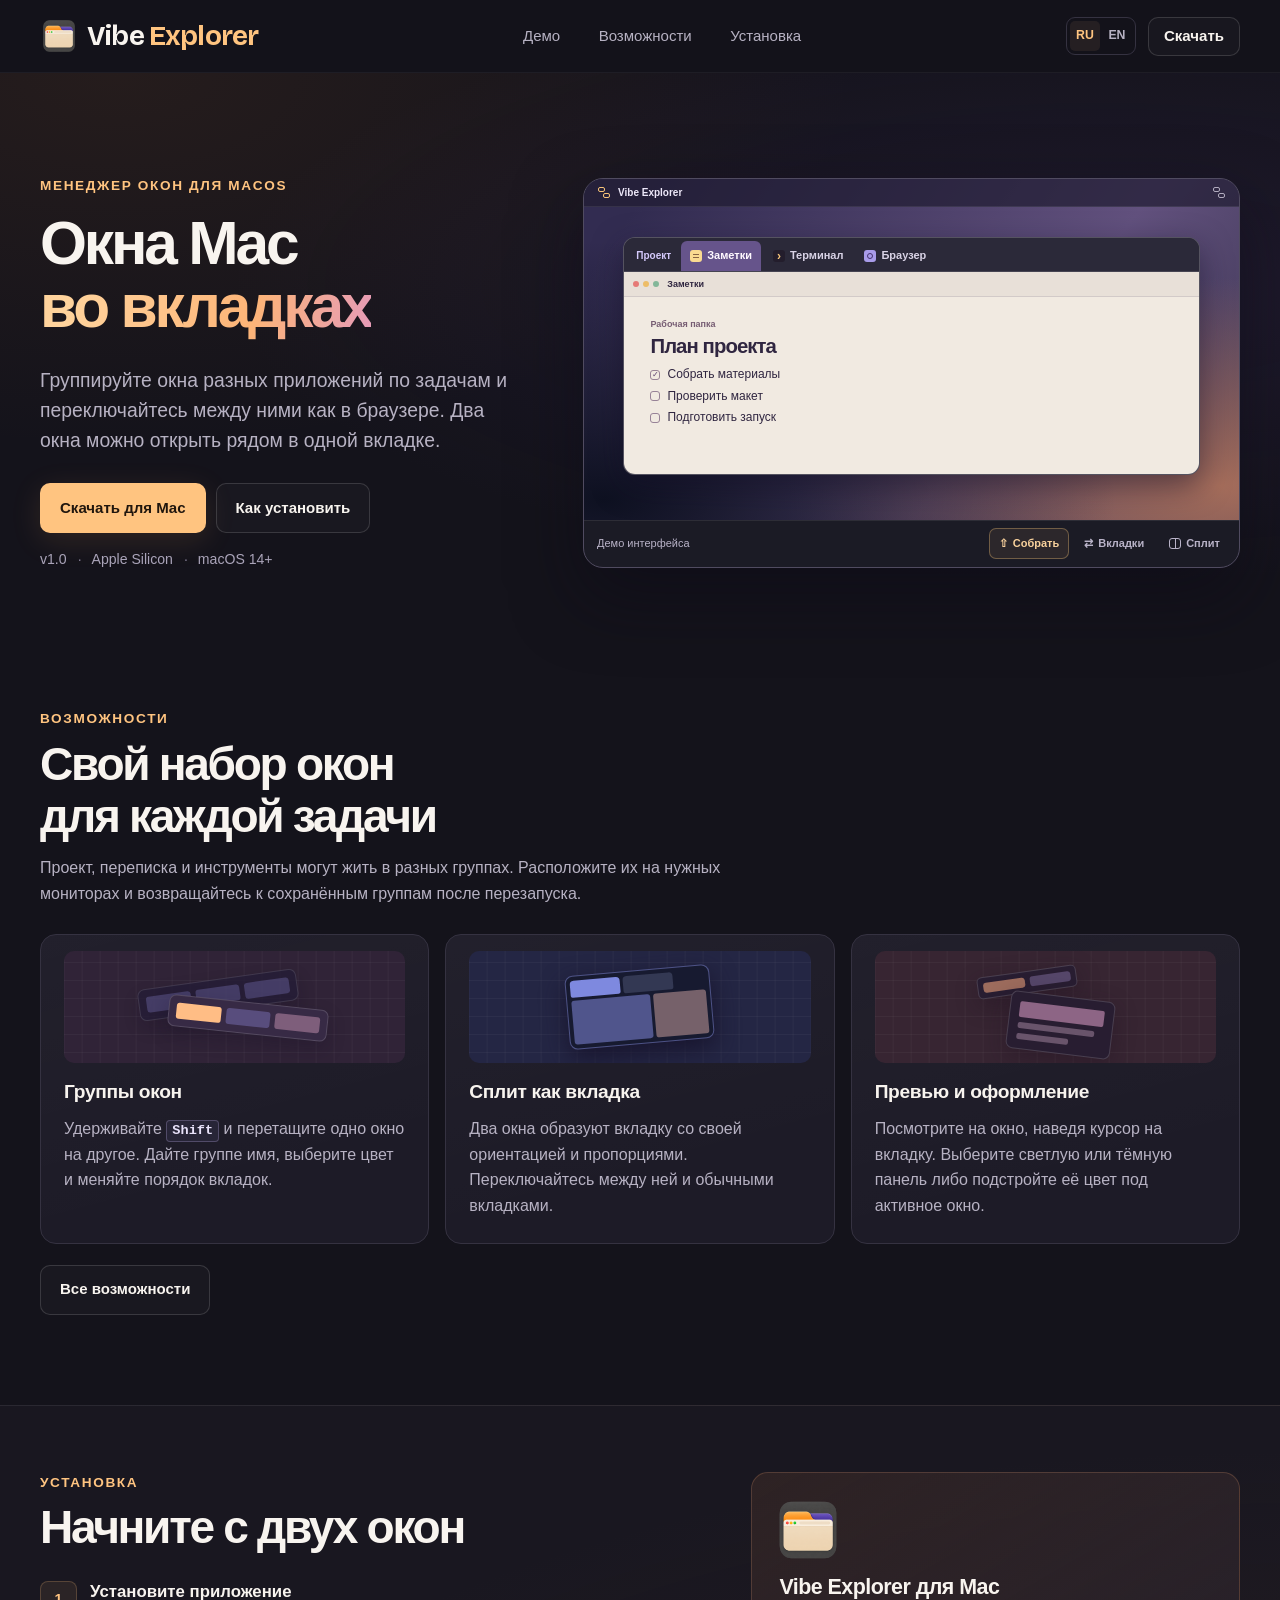
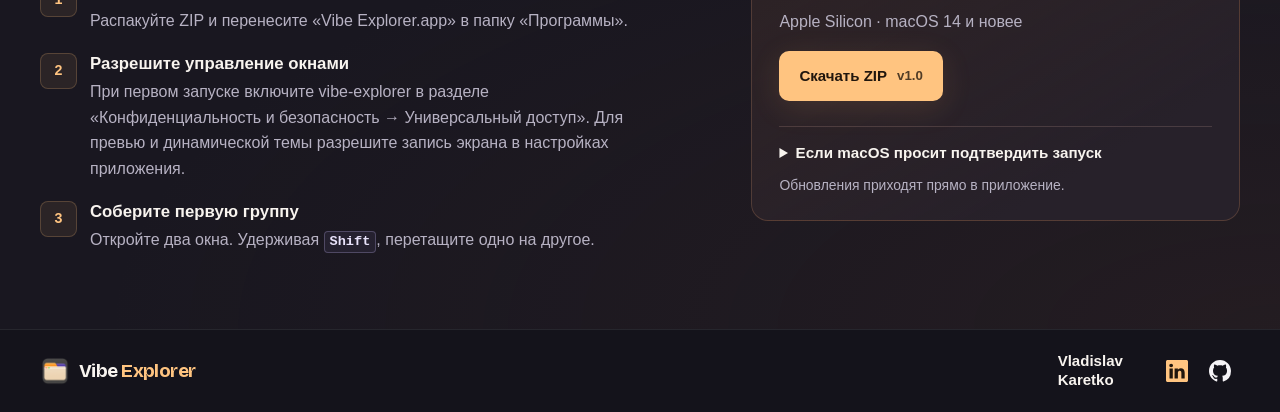
<file: index.html>
<!doctype html>
<html lang="ru">
<head>
    <meta charset="utf-8">
    <meta name="viewport" content="width=device-width, initial-scale=1">
    <meta name="theme-color" content="#14131b">
    <meta name="description" content="Vibe Explorer объединяет окна разных приложений macOS в группы с вкладками. Переключайте окна как в браузере или открывайте два рядом.">
    <meta property="og:type" content="website">
    <meta property="og:title" content="Vibe Explorer — окна Mac во вкладках">
    <meta property="og:description" content="Вкладки, рабочие группы и сплит из настоящих окон macOS.">
    <meta property="og:url" content="https://vladislav4er.github.io/vibe-explorer-releases/">
    <meta property="og:image" content="https://vladislav4er.github.io/vibe-explorer-releases/assets/vibe-explorer.png">
    <title>Vibe Explorer — окна Mac во вкладках</title>
    <link rel="canonical" href="https://vladislav4er.github.io/vibe-explorer-releases/">
    <link rel="alternate" hreflang="ru" href="https://vladislav4er.github.io/vibe-explorer-releases/">
    <link rel="alternate" hreflang="en" href="https://vladislav4er.github.io/vibe-explorer-releases/en/">
    <link rel="alternate" hreflang="x-default" href="https://vladislav4er.github.io/vibe-explorer-releases/">
    <link rel="icon" href="./assets/vibe-explorer.png" type="image/png">
    <link rel="stylesheet" href="./styles.css?v=language">
    <link rel="stylesheet" href="./demo.css">
    <script src="./downloads.js?v=1.0" defer></script>
    <script src="./demo.js?v=language" defer></script>
    <script src="./language.js" defer></script>
</head>
<body>
    <a class="skip-link" href="#main">Перейти к содержанию</a>
    <header class="site-header">
        <div class="container header-layout">
            <a class="brand" href="#top" aria-label="Vibe Explorer — начало страницы">
                <img src="./assets/vibe-explorer.png" width="38" height="38" alt="">
                <span>Vibe <span class="brand-accent">Explorer</span></span>
            </a>
            <nav class="navigation" aria-label="Разделы страницы">
                <a href="#demo">Демо</a>
                <a href="#features">Возможности</a>
                <a href="#install">Установка</a>
            </nav>
            <div class="header-actions">
                <nav class="language-switch" aria-label="Язык сайта">
                    <a href="./" hreflang="ru" lang="ru" aria-label="Русский" aria-current="page">RU</a>
                    <a href="./en/" hreflang="en" lang="en" aria-label="English">EN</a>
                </nav>
                <a class="action action-small" data-download href="https://github.com/Vladislav4er/vibe-explorer-releases/releases/download/v1.0/vibe-explorer-1.0-arm64.zip">Скачать</a>
            </div>
        </div>
    </header>

    <main id="main">
        <section class="hero" id="top" aria-labelledby="hero-title">
            <div class="container hero-layout">
                <div class="hero-copy">
                    <p class="eyebrow">Менеджер окон для macOS</p>
                    <h1 id="hero-title">Окна Mac<br><span>во вкладках</span></h1>
                    <p class="hero-description">Группируйте окна разных приложений по задачам и переключайтесь между ними как в браузере. Два окна можно открыть рядом в одной вкладке.</p>
                    <div class="hero-actions">
                        <a class="action action-primary" data-download href="https://github.com/Vladislav4er/vibe-explorer-releases/releases/download/v1.0/vibe-explorer-1.0-arm64.zip">Скачать для Mac</a>
                        <a class="action action-secondary" href="#install">Как установить</a>
                    </div>
                    <p class="requirements"><span data-version>v1.0</span><span>Apple Silicon</span><span>macOS 14+</span></p>
                </div>
                <div class="hero-demo" id="demo">
                    <div class="vibe-demo" data-vibe-demo data-phase="ready" data-view="notes" data-paired="false" data-mode="group" role="group" aria-label="Демонстрация Vibe Explorer">
                      <div class="vd-screen">
                        <div class="vd-menubar" aria-hidden="true">
                          <span class="vd-menubar-mark"></span>
                          <span>Vibe Explorer</span>
                          <span class="vd-menubar-spacer"></span>
                          <span class="vd-menubar-stack"></span>
                        </div>

                        <div class="vd-window">
                          <div class="vd-tab-strip" role="tablist" aria-label="Вкладки проекта">
                            <span class="vd-group-name" aria-hidden="true">Проект</span>
                            <button type="button" class="vd-tab" role="tab" id="vd-tab-notes" data-demo-tab="notes" aria-controls="vd-panel" aria-selected="true">
                              <span class="vd-tab-icon vd-tab-icon--notes" aria-hidden="true"></span><span class="vd-tab-label">Заметки</span>
                            </button>
                            <button type="button" class="vd-tab" role="tab" id="vd-tab-terminal" data-demo-tab="terminal" aria-controls="vd-panel" aria-selected="false" tabindex="-1" hidden>
                              <span class="vd-tab-icon vd-tab-icon--terminal" aria-hidden="true">›</span><span class="vd-tab-label">Терминал</span>
                            </button>
                            <button type="button" class="vd-tab vd-tab--pair" role="tab" id="vd-tab-split" data-demo-tab="split" aria-controls="vd-panel" aria-selected="false" tabindex="-1" hidden>
                              <span class="vd-tab-icon vd-tab-icon--split" aria-hidden="true"></span><span class="vd-tab-label">Заметки + Терминал</span>
                            </button>
                            <button type="button" class="vd-tab" role="tab" id="vd-tab-browser" data-demo-tab="browser" aria-controls="vd-panel" aria-selected="false" tabindex="-1">
                              <span class="vd-tab-icon vd-tab-icon--browser" aria-hidden="true"></span><span class="vd-tab-label">Браузер</span>
                            </button>
                          </div>

                          <div class="vd-panes" id="vd-panel" role="tabpanel" aria-labelledby="vd-tab-notes" tabindex="0">
                            <div class="vd-pane vd-notes" data-demo-pane="notes">
                              <div class="vd-titlebar">
                                <span class="vd-lights" aria-hidden="true"><i></i><i></i><i></i></span>
                                <span>Заметки</span>
                              </div>
                              <div class="vd-notes-body">
                                <p class="vd-notes-kicker">Рабочая папка</p>
                                <p class="vd-notes-heading">План проекта</p>
                                <ul class="vd-notes-list">
                                  <li><span aria-hidden="true">✓</span> Собрать материалы</li>
                                  <li><span aria-hidden="true"></span> Проверить макет</li>
                                  <li><span aria-hidden="true"></span> Подготовить запуск</li>
                                </ul>
                              </div>
                            </div>

                            <div class="vd-pane vd-terminal" data-demo-pane="terminal" hidden>
                              <div class="vd-titlebar">
                                <span class="vd-lights" aria-hidden="true"><i></i><i></i><i></i></span>
                                <span>Терминал</span>
                              </div>
                              <div class="vd-terminal-body">
                                <p><b>❯</b> workspace</p>
                                <p class="vd-terminal-muted">ready for work</p>
                                <p><b>❯</b> <span class="vd-caret" aria-hidden="true"></span></p>
                              </div>
                            </div>

                            <div class="vd-pane vd-browser" data-demo-pane="browser" hidden>
                              <div class="vd-titlebar">
                                <span class="vd-lights" aria-hidden="true"><i></i><i></i><i></i></span>
                                <span class="vd-address">Материалы проекта</span>
                              </div>
                              <div class="vd-browser-body">
                                <p>Материалы</p>
                                <div class="vd-browser-cards" aria-hidden="true"><i></i><i></i><i></i></div>
                              </div>
                            </div>
                          </div>
                        </div>

                        <div class="vd-detached vd-terminal" aria-hidden="true">
                          <div class="vd-titlebar">
                            <span class="vd-lights"><i></i><i></i><i></i></span>
                            <span>Терминал</span>
                          </div>
                          <div class="vd-terminal-body">
                            <p><b>❯</b> workspace</p>
                            <p><b>❯</b> <span class="vd-caret"></span></p>
                          </div>
                        </div>
                        <div class="vd-drag-indicator" aria-hidden="true"><span>⇧</span><i></i></div>
                      </div>

                      <div class="vd-controls" role="group" aria-label="Режим демонстрации">
                        <span class="vd-caption">Демо<span class="vd-caption-long"> интерфейса</span></span>
                        <button type="button" data-demo-action="group" aria-pressed="true" aria-label="Сгруппировать окна с Shift">
                          <span aria-hidden="true">⇧</span> Собрать
                        </button>
                        <button type="button" data-demo-action="switch" aria-pressed="false" aria-label="Переключить вкладку">
                          <span aria-hidden="true">⇄</span> Вкладки
                        </button>
                        <button type="button" data-demo-action="split" aria-pressed="false" aria-label="Открыть общую вкладку сплита">
                          <span class="vd-control-split" aria-hidden="true"></span> Сплит
                        </button>
                      </div>
                      <p class="vd-sr-only" data-demo-status aria-live="polite"></p>
                    </div>
                </div>
            </div>
        </section>

        <section class="container feature-section" id="features" aria-labelledby="features-title">
            <div class="section-intro">
                <p class="eyebrow">Возможности</p>
                <h2 id="features-title">Свой набор окон для каждой задачи</h2>
                <p>Проект, переписка и инструменты могут жить в разных группах. Расположите их на нужных мониторах и возвращайтесь к сохранённым группам после перезапуска.</p>
            </div>
            <div class="feature-grid">
                <article class="feature-card">
                    <div class="feature-art art-groups" aria-hidden="true">
                        <div class="mini-strip mini-strip-back"><i></i><i></i><i></i></div>
                        <div class="mini-strip mini-strip-front"><i></i><i></i><i></i></div>
                    </div>
                    <h3><a href="./features/#groups">Группы окон</a></h3>
                    <p>Удерживайте <kbd>Shift</kbd> и перетащите одно окно на другое. Дайте группе имя, выберите цвет и меняйте порядок вкладок.</p>
                </article>
                <article class="feature-card">
                    <div class="feature-art art-split" aria-hidden="true">
                        <div class="mini-split"><div class="mini-split-bar"><i></i><i></i></div><div class="mini-panes"><i></i><i></i></div></div>
                    </div>
                    <h3><a href="./features/#split">Сплит как вкладка</a></h3>
                    <p>Два окна образуют вкладку со своей ориентацией и пропорциями. Переключайтесь между ней и обычными вкладками.</p>
                </article>
                <article class="feature-card">
                    <div class="feature-art art-preview" aria-hidden="true">
                        <div class="mini-preview-tab"><i></i><i></i></div>
                        <div class="mini-preview"><i></i><i></i><i></i></div>
                    </div>
                    <h3><a href="./features/#appearance">Превью и оформление</a></h3>
                    <p>Посмотрите на окно, наведя курсор на вкладку. Выберите светлую или тёмную панель либо подстройте её цвет под активное окно.</p>
                </article>
            </div>
            <a class="action action-secondary feature-link" href="./features/">Все возможности</a>
        </section>

        <section class="install-section" id="install" aria-labelledby="install-title">
            <div class="container install-layout">
                <div class="install-guide">
                    <p class="eyebrow">Установка</p>
                    <h2 id="install-title">Начните с двух окон</h2>
                    <ol class="steps" role="list">
                        <li><div><h3>Установите приложение</h3><p>Распакуйте ZIP и перенесите «Vibe Explorer.app» в папку «Программы».</p></div></li>
                        <li><div><h3>Разрешите управление окнами</h3><p>При первом запуске включите vibe-explorer в разделе «Конфиденциальность и безопасность → Универсальный доступ». Для превью и динамической темы разрешите запись экрана в настройках приложения.</p></div></li>
                        <li><div><h3>Соберите первую группу</h3><p>Откройте два окна. Удерживая <kbd>Shift</kbd>, перетащите одно на другое.</p></div></li>
                    </ol>
                </div>
                <aside class="install-card" aria-label="Скачивание и системные требования">
                    <img class="install-icon" src="./assets/vibe-explorer.png" width="68" height="68" alt="" loading="lazy">
                    <h3>Vibe Explorer для Mac</h3>
                    <p>Apple Silicon · macOS 14 и новее</p>
                    <a class="action action-primary" data-download href="https://github.com/Vladislav4er/vibe-explorer-releases/releases/download/v1.0/vibe-explorer-1.0-arm64.zip">Скачать ZIP <span data-version>v1.0</span></a>
                    <details>
                        <summary>Если macOS просит подтвердить запуск</summary>
                        <p>Сборка подписана локальным сертификатом. Если macOS остановит первый запуск, для доверенной сборки можно выбрать «Открыть всё равно» в разделе «Конфиденциальность и безопасность». <a href="https://support.apple.com/ru-ru/102445">Инструкция Apple</a>.</p>
                    </details>
                    <p class="install-note">Обновления приходят прямо в приложение.</p>
                </aside>
            </div>
        </section>
    </main>

    <footer class="site-footer">
        <div class="container footer-layout">
            <a class="brand" href="#top"><img src="./assets/vibe-explorer.png" width="30" height="30" alt=""><span>Vibe <span class="brand-accent">Explorer</span></span></a>
            <div class="footer-author">
                <strong>Vladislav Karetko</strong>
                <a href="https://www.linkedin.com/in/karetko/" aria-label="Vladislav Karetko в LinkedIn" title="Vladislav Karetko в LinkedIn">
                    <img src="./assets/linkedin.svg?v=warm" width="22" height="22" alt="">
                </a>
                <a href="https://github.com/Vladislav4er/vibe-explorer-releases/releases" aria-label="Релизы Vibe Explorer на GitHub" title="Релизы Vibe Explorer на GitHub">
                    <img src="./assets/github.svg" width="22" height="22" alt="">
                </a>
            </div>
        </div>
    </footer>
</body>
</html>
</file>
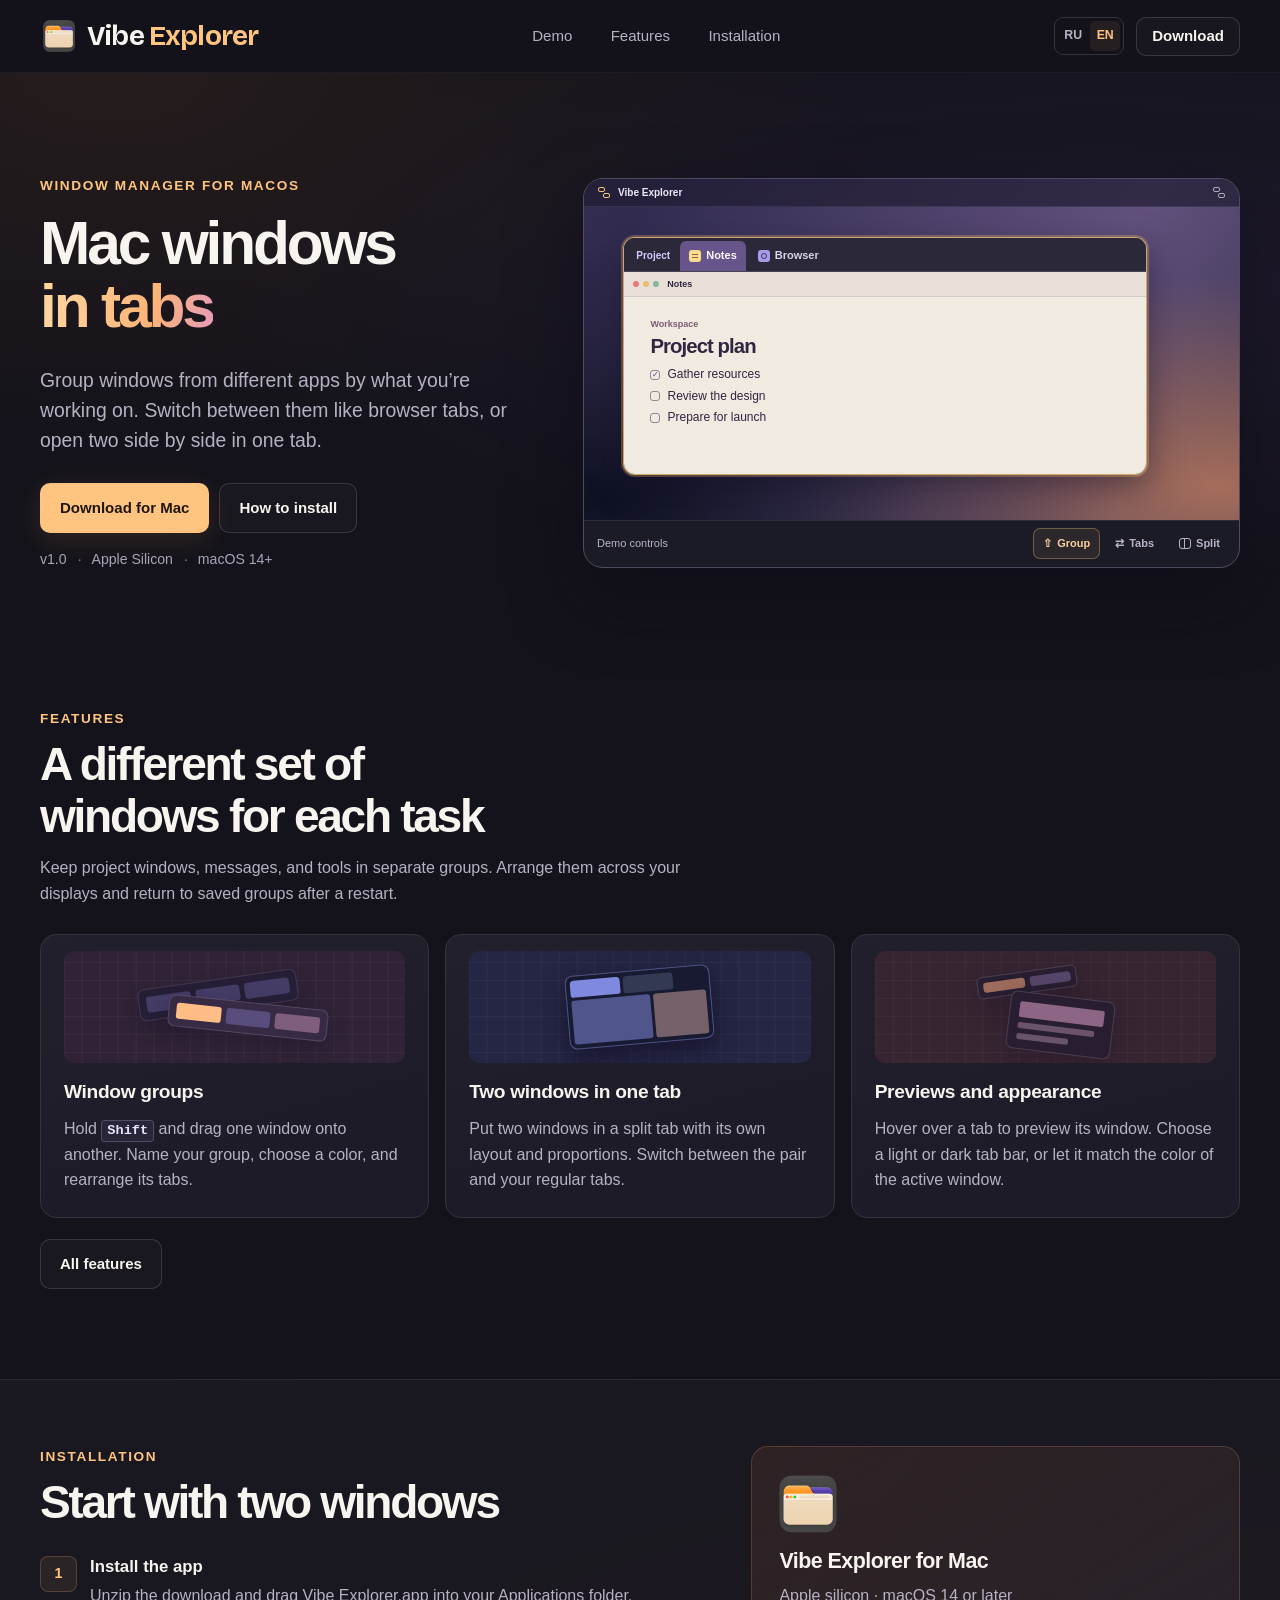
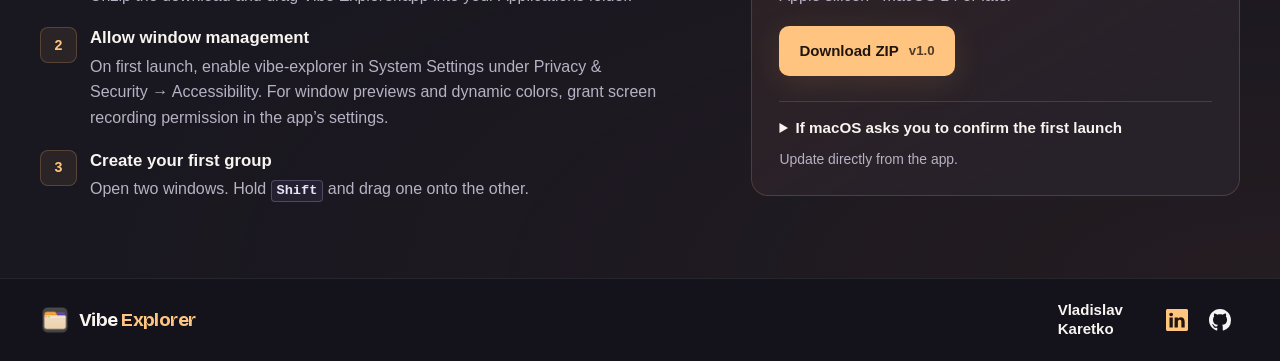
<file: en/index.html>
<!doctype html>
<html lang="en">
<head>
    <meta charset="utf-8">
    <meta name="viewport" content="width=device-width, initial-scale=1">
    <meta name="theme-color" content="#14131b">
    <meta name="description" content="Vibe Explorer brings windows from different Mac apps into tabbed groups. Switch between windows like browser tabs, or open two side by side.">
    <meta property="og:type" content="website">
    <meta property="og:locale" content="en_US">
    <meta property="og:title" content="Vibe Explorer — Mac windows in tabs">
    <meta property="og:description" content="Group real macOS windows into tabs and work with two windows side by side.">
    <meta property="og:url" content="https://vladislav4er.github.io/vibe-explorer-releases/en/">
    <meta property="og:image" content="https://vladislav4er.github.io/vibe-explorer-releases/assets/vibe-explorer.png">
    <title>Vibe Explorer — Mac windows in tabs</title>
    <link rel="canonical" href="https://vladislav4er.github.io/vibe-explorer-releases/en/">
    <link rel="alternate" hreflang="ru" href="https://vladislav4er.github.io/vibe-explorer-releases/">
    <link rel="alternate" hreflang="en" href="https://vladislav4er.github.io/vibe-explorer-releases/en/">
    <link rel="alternate" hreflang="x-default" href="https://vladislav4er.github.io/vibe-explorer-releases/">
    <link rel="icon" href="../assets/vibe-explorer.png" type="image/png">
    <link rel="stylesheet" href="../styles.css?v=language">
    <link rel="stylesheet" href="../demo.css">
    <script src="../downloads.js?v=1.0" defer></script>
    <script src="../demo.js?v=language" defer></script>
    <script src="../language.js" defer></script>
</head>
<body>
    <a class="skip-link" href="#main">Skip to content</a>
    <header class="site-header">
        <div class="container header-layout">
            <a class="brand" href="#top" aria-label="Vibe Explorer home">
                <img src="../assets/vibe-explorer.png" width="38" height="38" alt="">
                <span>Vibe <span class="brand-accent">Explorer</span></span>
            </a>
            <nav class="navigation" aria-label="Page sections">
                <a href="#demo">Demo</a>
                <a href="#features">Features</a>
                <a href="#install">Installation</a>
            </nav>
            <div class="header-actions">
                <nav class="language-switch" aria-label="Language">
                    <a href="../" hreflang="ru" lang="ru" aria-label="Русский">RU</a>
                    <a href="./" hreflang="en" lang="en" aria-label="English" aria-current="page">EN</a>
                </nav>
                <a class="action action-small" data-download href="https://github.com/Vladislav4er/vibe-explorer-releases/releases/download/v1.0/vibe-explorer-1.0-arm64.zip">Download</a>
            </div>
        </div>
    </header>

    <main id="main">
        <section class="hero" id="top" aria-labelledby="hero-title">
            <div class="container hero-layout">
                <div class="hero-copy">
                    <p class="eyebrow">Window manager for macOS</p>
                    <h1 id="hero-title">Mac windows<br><span>in tabs</span></h1>
                    <p class="hero-description">Group windows from different apps by what you’re working on. Switch between them like browser tabs, or open two side by side in one tab.</p>
                    <div class="hero-actions">
                        <a class="action action-primary" data-download href="https://github.com/Vladislav4er/vibe-explorer-releases/releases/download/v1.0/vibe-explorer-1.0-arm64.zip">Download for Mac</a>
                        <a class="action action-secondary" href="#install">How to install</a>
                    </div>
                    <p class="requirements"><span data-version>v1.0</span><span>Apple Silicon</span><span>macOS 14+</span></p>
                </div>
                <div class="hero-demo" id="demo">
                    <div class="vibe-demo" data-vibe-demo data-phase="ready" data-view="notes" data-paired="false" data-mode="group" role="group" aria-label="Vibe Explorer demo">
                      <div class="vd-screen">
                        <div class="vd-menubar" aria-hidden="true">
                          <span class="vd-menubar-mark"></span>
                          <span>Vibe Explorer</span>
                          <span class="vd-menubar-spacer"></span>
                          <span class="vd-menubar-stack"></span>
                        </div>

                        <div class="vd-window">
                          <div class="vd-tab-strip" role="tablist" aria-label="Project tabs">
                            <span class="vd-group-name" aria-hidden="true">Project</span>
                            <button type="button" class="vd-tab" role="tab" id="vd-tab-notes" data-demo-tab="notes" aria-controls="vd-panel" aria-selected="true">
                              <span class="vd-tab-icon vd-tab-icon--notes" aria-hidden="true"></span><span class="vd-tab-label">Notes</span>
                            </button>
                            <button type="button" class="vd-tab" role="tab" id="vd-tab-terminal" data-demo-tab="terminal" aria-controls="vd-panel" aria-selected="false" tabindex="-1" hidden>
                              <span class="vd-tab-icon vd-tab-icon--terminal" aria-hidden="true">›</span><span class="vd-tab-label">Terminal</span>
                            </button>
                            <button type="button" class="vd-tab vd-tab--pair" role="tab" id="vd-tab-split" data-demo-tab="split" aria-controls="vd-panel" aria-selected="false" tabindex="-1" hidden>
                              <span class="vd-tab-icon vd-tab-icon--split" aria-hidden="true"></span><span class="vd-tab-label">Notes + Terminal</span>
                            </button>
                            <button type="button" class="vd-tab" role="tab" id="vd-tab-browser" data-demo-tab="browser" aria-controls="vd-panel" aria-selected="false" tabindex="-1">
                              <span class="vd-tab-icon vd-tab-icon--browser" aria-hidden="true"></span><span class="vd-tab-label">Browser</span>
                            </button>
                          </div>

                          <div class="vd-panes" id="vd-panel" role="tabpanel" aria-labelledby="vd-tab-notes" tabindex="0">
                            <div class="vd-pane vd-notes" data-demo-pane="notes">
                              <div class="vd-titlebar">
                                <span class="vd-lights" aria-hidden="true"><i></i><i></i><i></i></span>
                                <span>Notes</span>
                              </div>
                              <div class="vd-notes-body">
                                <p class="vd-notes-kicker">Workspace</p>
                                <p class="vd-notes-heading">Project plan</p>
                                <ul class="vd-notes-list">
                                  <li><span aria-hidden="true">✓</span> Gather resources</li>
                                  <li><span aria-hidden="true"></span> Review the design</li>
                                  <li><span aria-hidden="true"></span> Prepare for launch</li>
                                </ul>
                              </div>
                            </div>

                            <div class="vd-pane vd-terminal" data-demo-pane="terminal" hidden>
                              <div class="vd-titlebar">
                                <span class="vd-lights" aria-hidden="true"><i></i><i></i><i></i></span>
                                <span>Terminal</span>
                              </div>
                              <div class="vd-terminal-body">
                                <p><b>❯</b> workspace</p>
                                <p class="vd-terminal-muted">ready for work</p>
                                <p><b>❯</b> <span class="vd-caret" aria-hidden="true"></span></p>
                              </div>
                            </div>

                            <div class="vd-pane vd-browser" data-demo-pane="browser" hidden>
                              <div class="vd-titlebar">
                                <span class="vd-lights" aria-hidden="true"><i></i><i></i><i></i></span>
                                <span class="vd-address">Project resources</span>
                              </div>
                              <div class="vd-browser-body">
                                <p>Resources</p>
                                <div class="vd-browser-cards" aria-hidden="true"><i></i><i></i><i></i></div>
                              </div>
                            </div>
                          </div>
                        </div>

                        <div class="vd-detached vd-terminal" aria-hidden="true">
                          <div class="vd-titlebar">
                            <span class="vd-lights"><i></i><i></i><i></i></span>
                            <span>Terminal</span>
                          </div>
                          <div class="vd-terminal-body">
                            <p><b>❯</b> workspace</p>
                            <p><b>❯</b> <span class="vd-caret"></span></p>
                          </div>
                        </div>
                        <div class="vd-drag-indicator" aria-hidden="true"><span>⇧</span><i></i></div>
                      </div>

                      <div class="vd-controls" role="group" aria-label="Demo controls">
                        <span class="vd-caption">Demo<span class="vd-caption-long"> controls</span></span>
                        <button type="button" data-demo-action="group" aria-pressed="true" aria-label="Group windows with Shift">
                          <span aria-hidden="true">⇧</span> Group
                        </button>
                        <button type="button" data-demo-action="switch" aria-pressed="false" aria-label="Switch tabs">
                          <span aria-hidden="true">⇄</span> Tabs
                        </button>
                        <button type="button" data-demo-action="split" aria-pressed="false" aria-label="Open a split tab">
                          <span class="vd-control-split" aria-hidden="true"></span> Split
                        </button>
                      </div>
                      <p class="vd-sr-only" data-demo-status aria-live="polite"></p>
                    </div>
                </div>
            </div>
        </section>

        <section class="container feature-section" id="features" aria-labelledby="features-title">
            <div class="section-intro">
                <p class="eyebrow">Features</p>
                <h2 id="features-title">A different set of windows for each task</h2>
                <p>Keep project windows, messages, and tools in separate groups. Arrange them across your displays and return to saved groups after a restart.</p>
            </div>
            <div class="feature-grid">
                <article class="feature-card">
                    <div class="feature-art art-groups" aria-hidden="true">
                        <div class="mini-strip mini-strip-back"><i></i><i></i><i></i></div>
                        <div class="mini-strip mini-strip-front"><i></i><i></i><i></i></div>
                    </div>
                    <h3><a href="./features/#groups">Window groups</a></h3>
                    <p>Hold <kbd>Shift</kbd> and drag one window onto another. Name your group, choose a color, and rearrange its tabs.</p>
                </article>
                <article class="feature-card">
                    <div class="feature-art art-split" aria-hidden="true">
                        <div class="mini-split"><div class="mini-split-bar"><i></i><i></i></div><div class="mini-panes"><i></i><i></i></div></div>
                    </div>
                    <h3><a href="./features/#split">Two windows in one tab</a></h3>
                    <p>Put two windows in a split tab with its own layout and proportions. Switch between the pair and your regular tabs.</p>
                </article>
                <article class="feature-card">
                    <div class="feature-art art-preview" aria-hidden="true">
                        <div class="mini-preview-tab"><i></i><i></i></div>
                        <div class="mini-preview"><i></i><i></i><i></i></div>
                    </div>
                    <h3><a href="./features/#appearance">Previews and appearance</a></h3>
                    <p>Hover over a tab to preview its window. Choose a light or dark tab bar, or let it match the color of the active window.</p>
                </article>
            </div>
            <a class="action action-secondary feature-link" href="./features/">All features</a>
        </section>

        <section class="install-section" id="install" aria-labelledby="install-title">
            <div class="container install-layout">
                <div class="install-guide">
                    <p class="eyebrow">Installation</p>
                    <h2 id="install-title">Start with two windows</h2>
                    <ol class="steps" role="list">
                        <li><div><h3>Install the app</h3><p>Unzip the download and drag Vibe Explorer.app into your Applications folder.</p></div></li>
                        <li><div><h3>Allow window management</h3><p>On first launch, enable vibe-explorer in System Settings under Privacy &amp; Security → Accessibility. For window previews and dynamic colors, grant screen recording permission in the app’s settings.</p></div></li>
                        <li><div><h3>Create your first group</h3><p>Open two windows. Hold <kbd>Shift</kbd> and drag one onto the other.</p></div></li>
                    </ol>
                </div>
                <aside class="install-card" aria-label="Download and system requirements">
                    <img class="install-icon" src="../assets/vibe-explorer.png" width="68" height="68" alt="" loading="lazy">
                    <h3>Vibe Explorer for Mac</h3>
                    <p>Apple silicon · macOS 14 or later</p>
                    <a class="action action-primary" data-download href="https://github.com/Vladislav4er/vibe-explorer-releases/releases/download/v1.0/vibe-explorer-1.0-arm64.zip">Download ZIP <span data-version>v1.0</span></a>
                    <details>
                        <summary>If macOS asks you to confirm the first launch</summary>
                        <p>This build is signed with a local certificate. If macOS stops the first launch, choose Open Anyway under Privacy &amp; Security for a build you trust. <a href="https://support.apple.com/en-us/102445">Apple’s instructions</a>.</p>
                    </details>
                    <p class="install-note">Update directly from the app.</p>
                </aside>
            </div>
        </section>
    </main>

    <footer class="site-footer">
        <div class="container footer-layout">
            <a class="brand" href="#top"><img src="../assets/vibe-explorer.png" width="30" height="30" alt=""><span>Vibe <span class="brand-accent">Explorer</span></span></a>
            <div class="footer-author">
                <strong>Vladislav Karetko</strong>
                <a href="https://www.linkedin.com/in/karetko/" aria-label="Vladislav Karetko on LinkedIn" title="Vladislav Karetko on LinkedIn">
                    <img src="../assets/linkedin.svg?v=warm" width="22" height="22" alt="">
                </a>
                <a href="https://github.com/Vladislav4er/vibe-explorer-releases/releases" aria-label="Vibe Explorer releases on GitHub" title="Vibe Explorer releases on GitHub">
                    <img src="../assets/github.svg" width="22" height="22" alt="">
                </a>
            </div>
        </div>
    </footer>
</body>
</html>
</file>
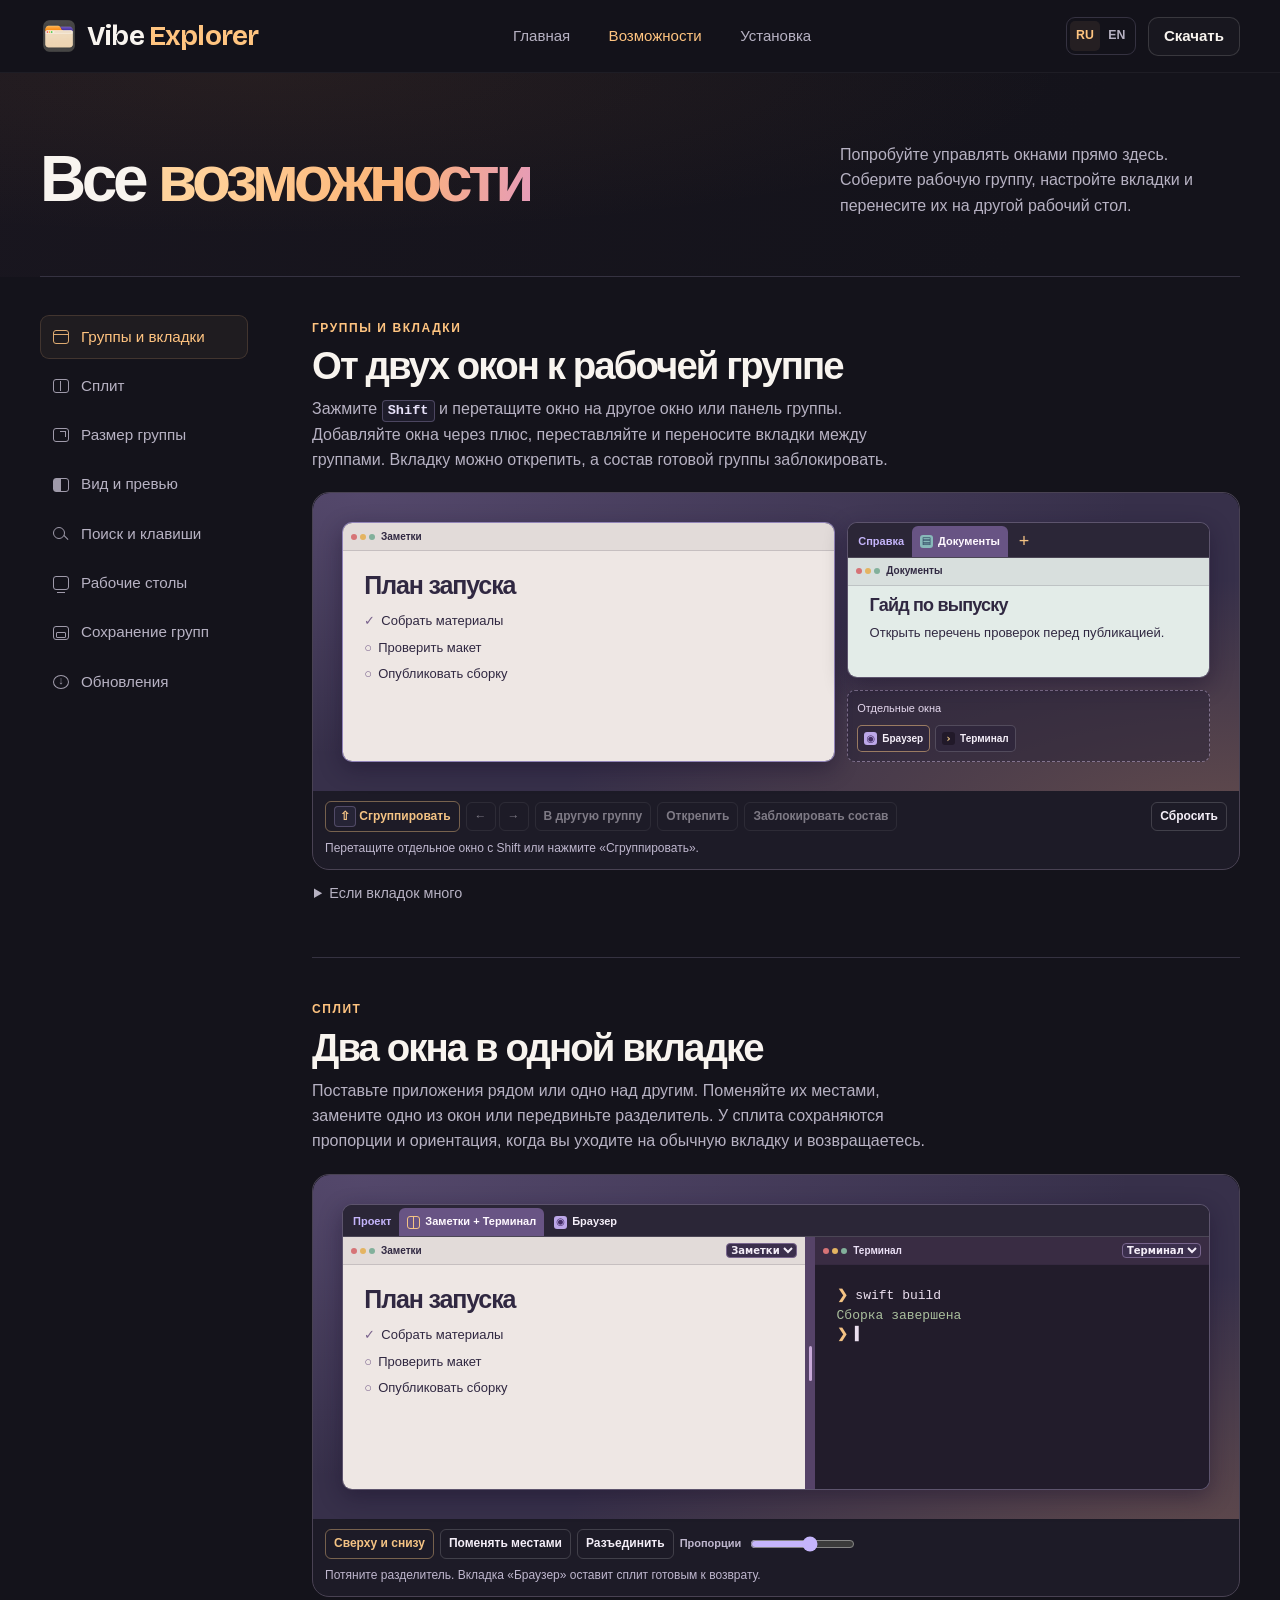
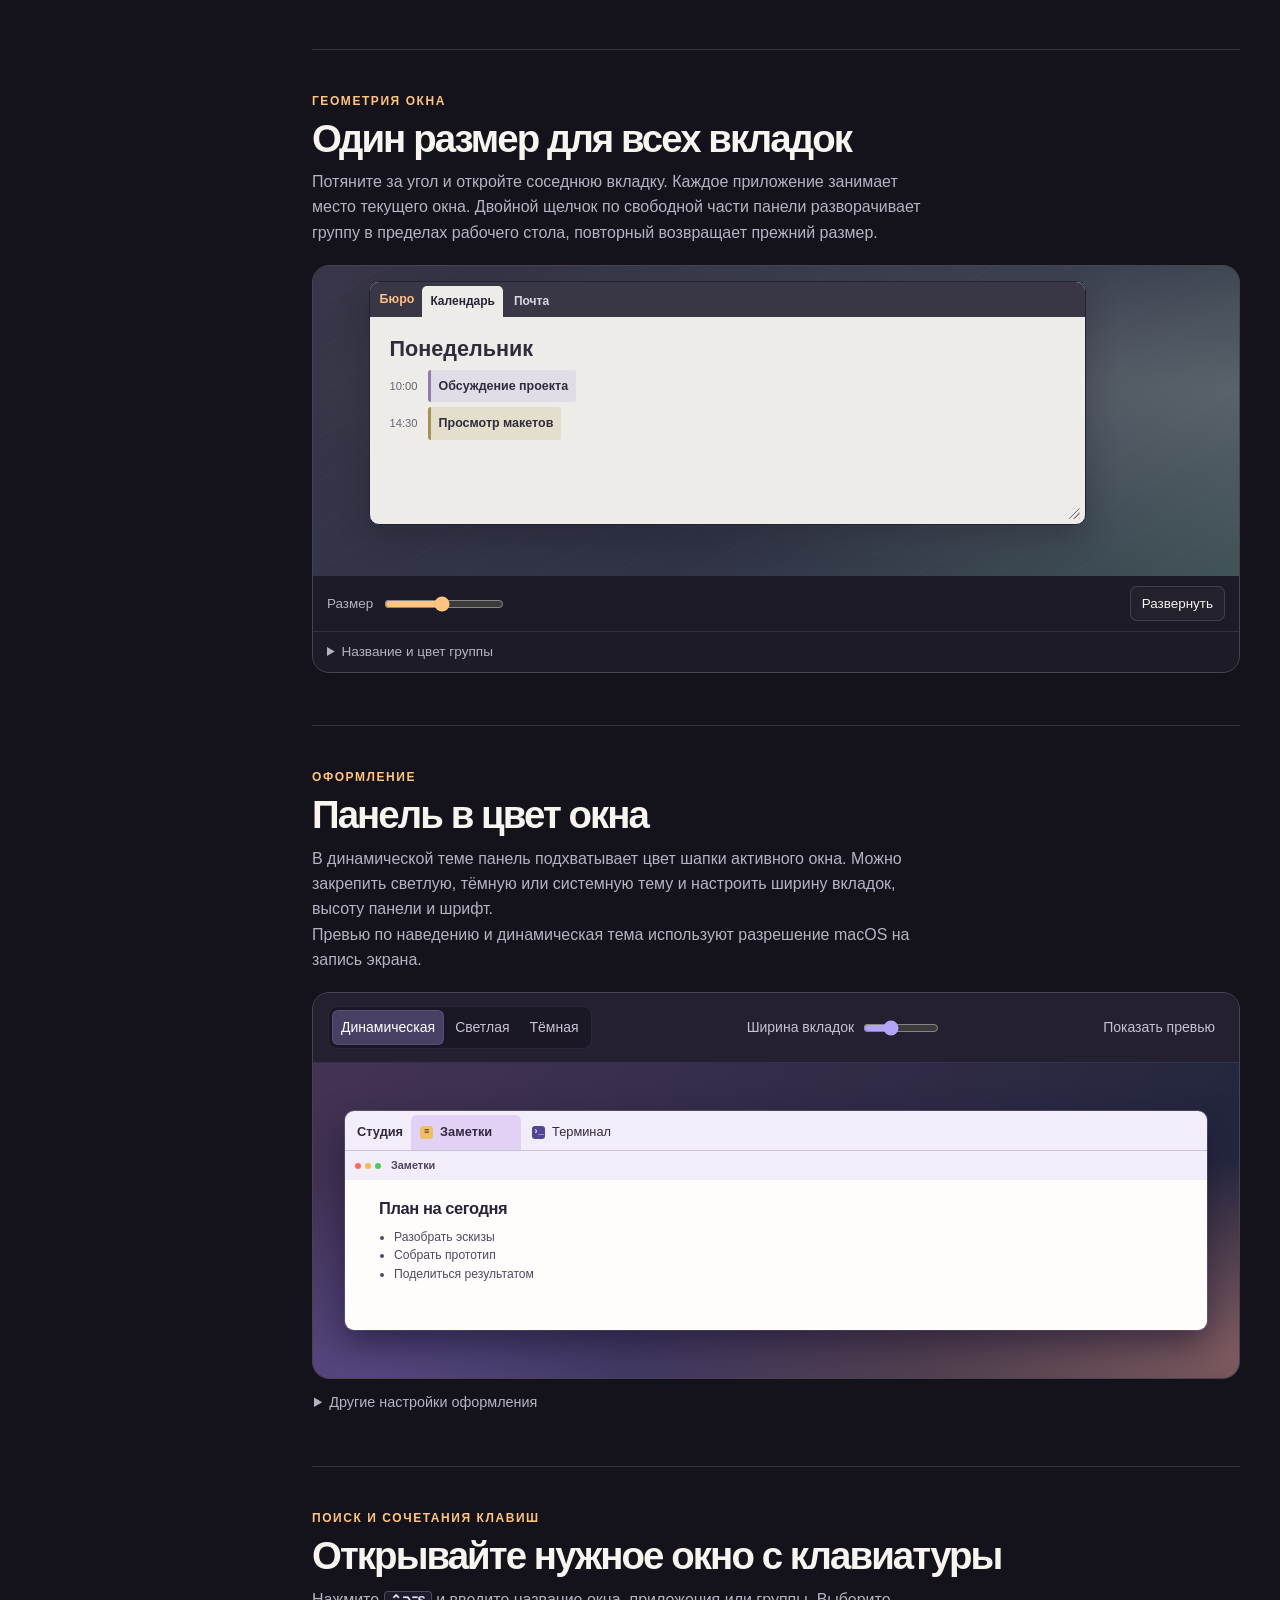
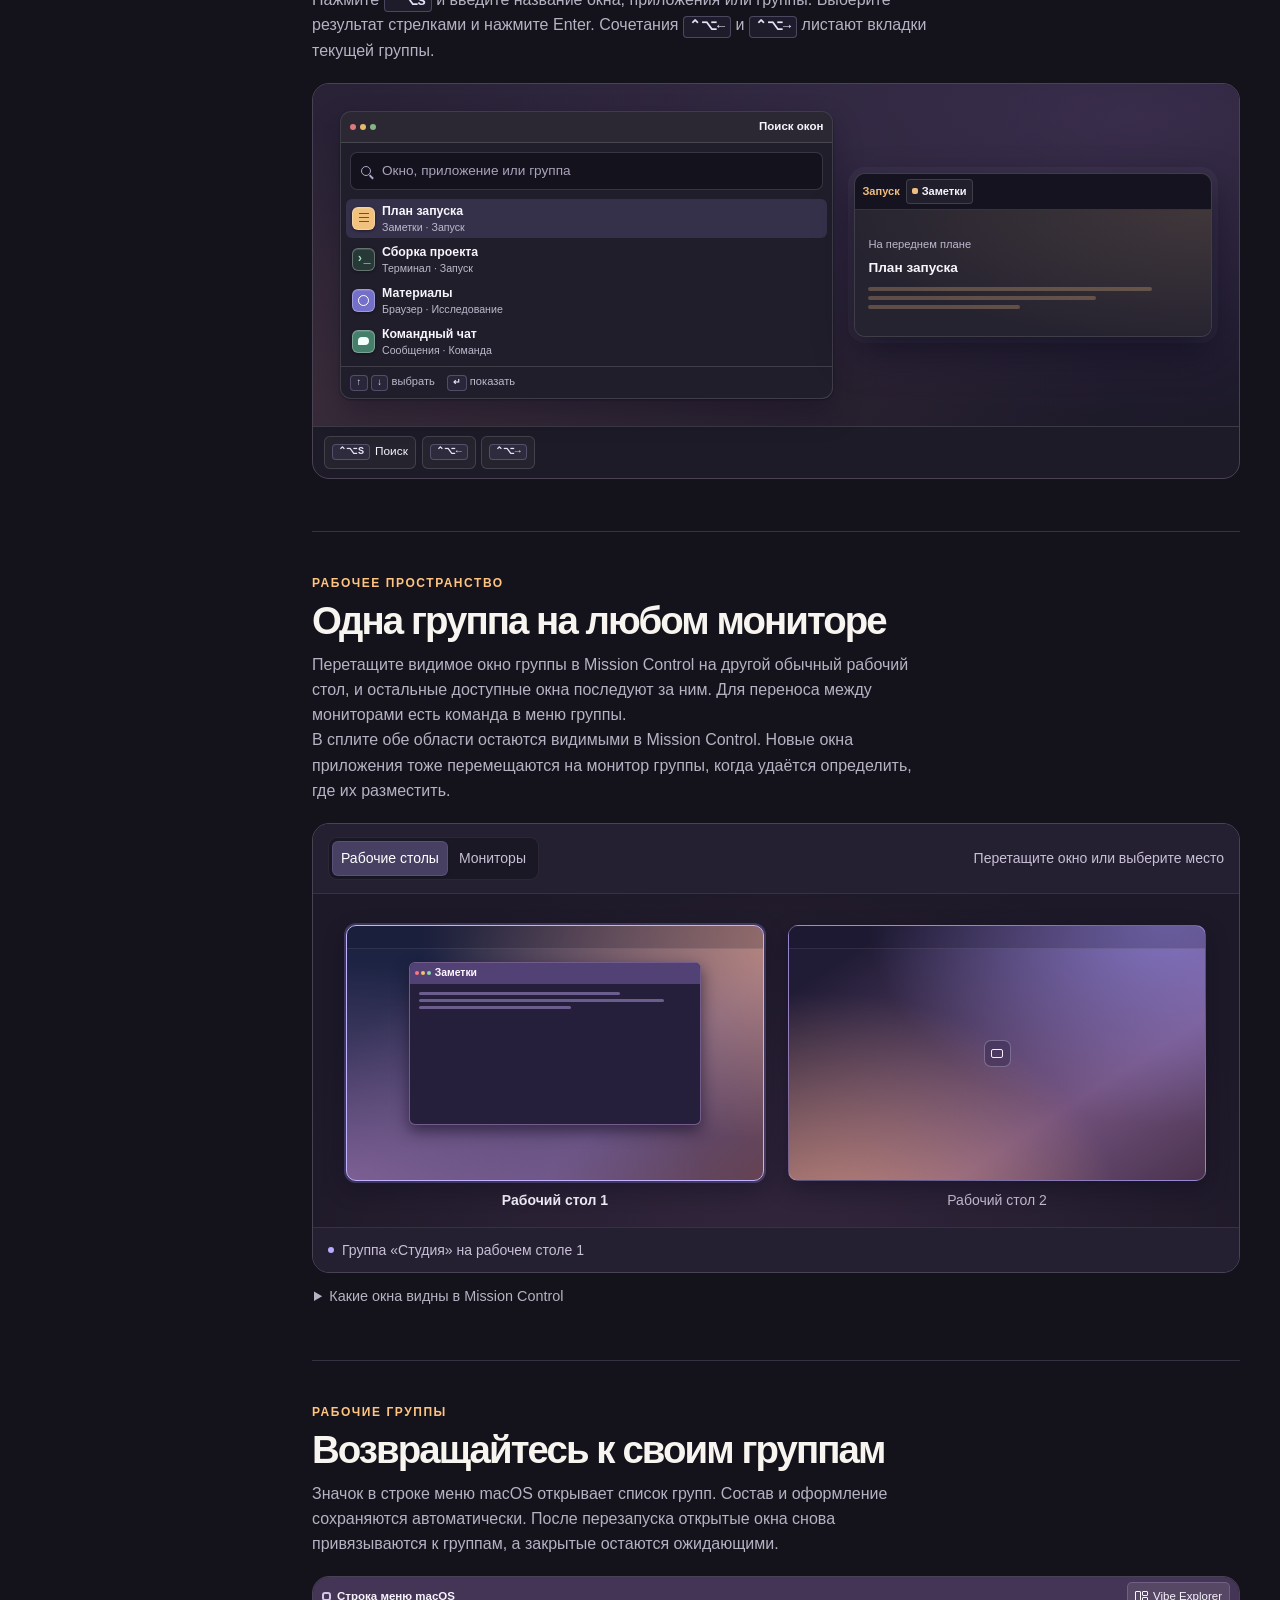
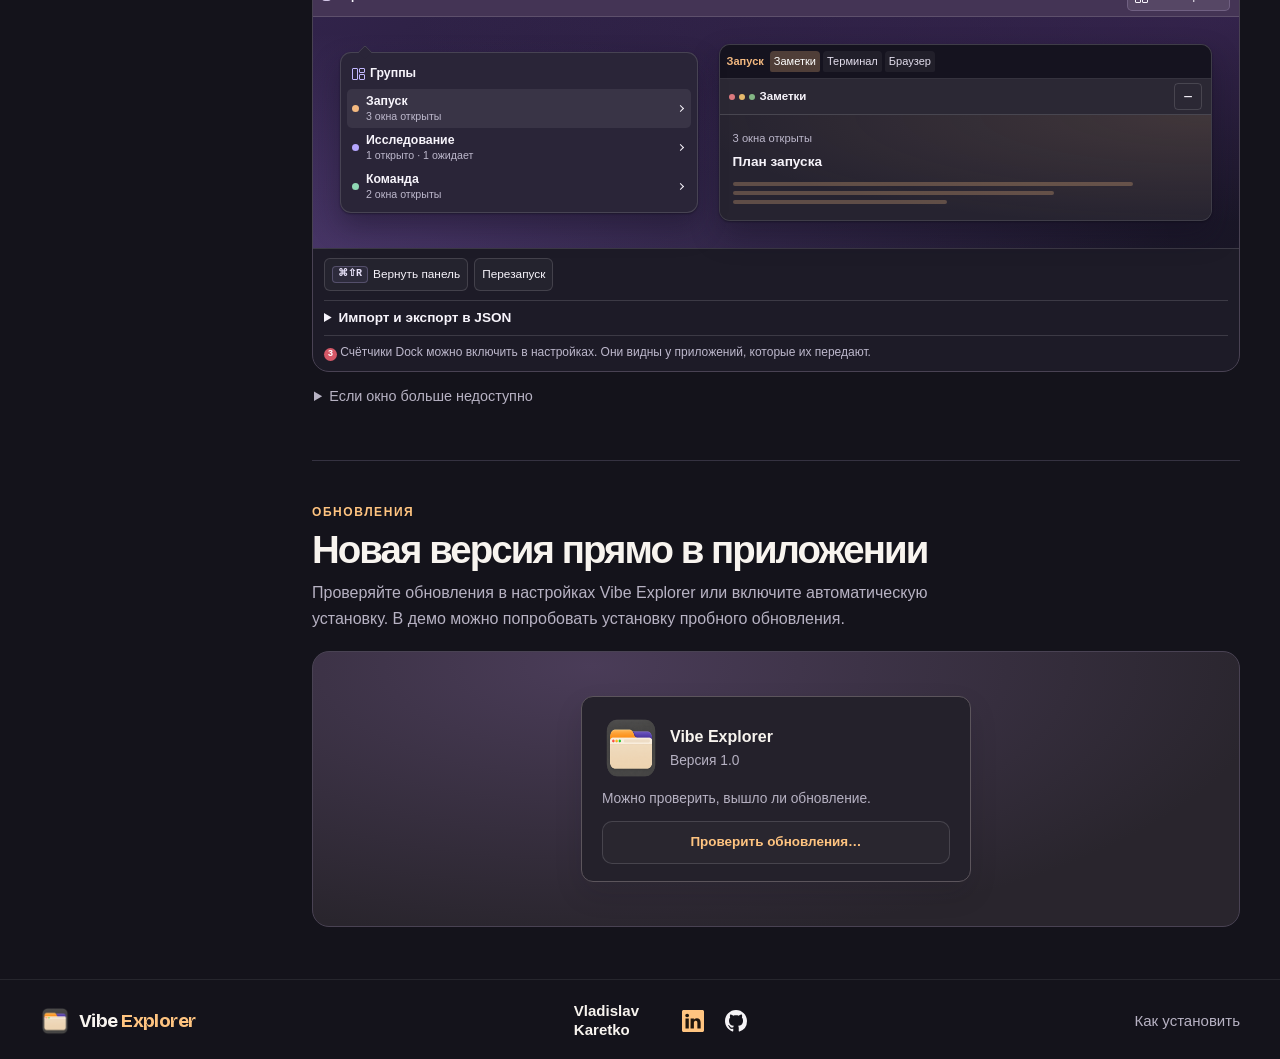
<file: features/index.html>
<!doctype html>
<html lang="ru">
<head>
    <meta charset="utf-8">
    <meta name="viewport" content="width=device-width,initial-scale=1">
    <meta name="theme-color" content="#14131b">
    <meta name="description" content="Попробуйте возможности Vibe Explorer для macOS в интерактивных примерах. Группы окон, вкладки, сплит, поиск, оформление и рабочие столы.">
    <meta property="og:title" content="Все возможности Vibe Explorer">
    <meta property="og:description" content="Интерактивный гид по группам окон, вкладкам и сплиту на Mac.">
    <meta property="og:type" content="website">
    <meta property="og:image" content="https://vladislav4er.github.io/vibe-explorer-releases/assets/vibe-explorer.png">
    <link rel="canonical" href="https://vladislav4er.github.io/vibe-explorer-releases/features/">
    <link rel="alternate" hreflang="ru" href="https://vladislav4er.github.io/vibe-explorer-releases/features/">
    <link rel="alternate" hreflang="en" href="https://vladislav4er.github.io/vibe-explorer-releases/en/features/">
    <link rel="alternate" hreflang="x-default" href="https://vladislav4er.github.io/vibe-explorer-releases/features/">
    <title>Все возможности — Vibe Explorer</title>
    <link rel="icon" type="image/png" href="../assets/vibe-explorer.png">
    <link rel="stylesheet" href="../styles.css?v=language">
    <link rel="stylesheet" href="./guide.css">
    <link rel="stylesheet" href="./windows.css">
    <link rel="stylesheet" href="./display.css">
    <link rel="stylesheet" href="./workflow.css">
    <script src="../downloads.js?v=1.0" defer></script>
    <script src="./guide.js?v=1.0" defer></script>
    <script src="./windows.js?v=language" defer></script>
    <script src="./display.js?v=language" defer></script>
    <script src="./workflow.js?v=language" defer></script>
    <script src="../language.js" defer></script>
</head>
<body class="guide">
    <a class="skip-link" href="#main">Перейти к содержанию</a>
    <header class="site-header">
        <div class="container header-layout">
            <a class="brand" href="../" aria-label="Vibe Explorer — главная"><img width="38" height="38" src="../assets/vibe-explorer.png" alt=""><span>Vibe <span class="brand-accent">Explorer</span></span></a>
            <nav class="navigation" aria-label="Страницы сайта"><a href="../">Главная</a><a aria-current="page" href="./">Возможности</a><a href="../#install">Установка</a></nav>
            <div class="header-actions">
                <nav class="language-switch" aria-label="Язык сайта">
                    <a href="./" hreflang="ru" lang="ru" aria-label="Русский" aria-current="page">RU</a>
                    <a href="../en/features/" hreflang="en" lang="en" aria-label="English">EN</a>
                </nav>
                <a class="action action-small" href="https://github.com/Vladislav4er/vibe-explorer-releases/releases/download/v1.0/vibe-explorer-1.0-arm64.zip" data-download>Скачать</a>
            </div>
        </div>
    </header>
    <main id="main">
        <div class="guide-intro">
            <div class="container guide-intro-inner">
                <h1>Все <span>возможности</span></h1>
                <p>Попробуйте управлять окнами прямо здесь. Соберите рабочую группу, настройте вкладки и перенесите их на другой рабочий стол.</p>
            </div>
        </div>
        <noscript><p class="container">Для управления демонстрациями включите JavaScript.</p></noscript>
        <div class="container guide-layout">
            <nav class="guide-index" aria-label="Разделы возможностей">
                <a href="#groups"><i class="gi-tabs" aria-hidden="true"></i>Группы и вкладки</a>
                <a href="#split"><i class="gi-split" aria-hidden="true"></i>Сплит</a>
                <a href="#size"><i class="gi-size" aria-hidden="true"></i>Размер группы</a>
                <a href="#appearance"><i class="gi-view" aria-hidden="true"></i>Вид и превью</a>
                <a href="#search"><i class="gi-search" aria-hidden="true"></i>Поиск и клавиши</a>
                <a href="#desktops"><i class="gi-desks" aria-hidden="true"></i>Рабочие столы</a>
                <a href="#workspace"><i class="gi-save" aria-hidden="true"></i>Сохранение групп</a>
                <a href="#updates"><i class="gi-update" aria-hidden="true"></i>Обновления</a>
            </nav>
            <div class="chapters">
<section id="groups" class="chapter" aria-labelledby="groups-title">
  <div class="chapter-copy">
    <p class="eyebrow">Группы и вкладки</p>
    <h2 id="groups-title">От двух окон к рабочей группе</h2>
    <p>Зажмите <kbd>Shift</kbd> и перетащите окно на другое окно или панель группы. Добавляйте окна через плюс, переставляйте и переносите вкладки между группами. Вкладку можно открепить, а состав готовой группы заблокировать.</p>
  </div>
  <div class="lab">
    <div class="wg-demo" data-window-groups role="group" aria-label="Демонстрация группировки и вкладок">
      <div class="wg-desk wg-groups-desk">
        <div class="wg-frame wg-work-group" data-groups-target="work" aria-label="Область проекта"></div>
        <div class="wg-groups-side">
          <div class="wg-frame" data-groups-target="reference" aria-label="Группа Справка"></div>
          <div class="wg-loose" data-groups-target="outside" aria-label="Отдельные окна">
            <p>Отдельные окна</p>
            <div class="wg-loose-windows" data-loose-windows></div>
          </div>
        </div>
        <span class="wg-shift-key" aria-hidden="true">⇧ Shift</span>
      </div>
      <div class="wg-controls" aria-label="Действия с выбранной вкладкой">
        <button type="button" class="wg-emphasis" data-groups-action="group"><kbd>⇧</kbd> Сгруппировать</button>
        <div class="wg-control-pair">
          <button type="button" data-groups-action="left" aria-label="Переместить вкладку левее" title="Переместить вкладку левее">←</button>
          <button type="button" data-groups-action="right" aria-label="Переместить вкладку правее" title="Переместить вкладку правее">→</button>
        </div>
        <button type="button" data-groups-action="transfer">В другую группу</button>
        <button type="button" data-groups-action="detach">Открепить</button>
        <button type="button" data-groups-action="lock" aria-pressed="false">Заблокировать состав</button>
        <button type="button" class="wg-reset" data-groups-action="reset">Сбросить</button>
      </div>
      <p class="wg-status" data-groups-status aria-live="polite">Перетащите отдельное окно с Shift или нажмите «Сгруппировать».</p>
      <noscript><p class="wg-status">Включите JavaScript, чтобы попробовать группировку в браузере.</p></noscript>
    </div>
  </div>
<details class="chapter-note"><summary>Если вкладок много</summary><p>Прокрутите полосу вкладок или откройте «Все вкладки» в контекстном меню. При перетаскивании к краю полоса прокручивается сама. Крестик убирает окно из группы и сворачивает его. Клавишу группировки и задержку перед добавлением можно выбрать в настройках.</p></details>
</section>

<section id="split" class="chapter" aria-labelledby="split-title">
  <div class="chapter-copy">
    <p class="eyebrow">Сплит</p>
    <h2 id="split-title">Два окна в одной вкладке</h2>
    <p>Поставьте приложения рядом или одно над другим. Поменяйте их местами, замените одно из окон или передвиньте разделитель. У сплита сохраняются пропорции и ориентация, когда вы уходите на обычную вкладку и возвращаетесь.</p>
  </div>
  <div class="lab">
    <div class="wg-demo" data-window-split role="group" aria-label="Демонстрация раскладки сплита">
      <div class="wg-desk wg-split-desk">
        <div class="wg-frame wg-split-frame" data-split-window></div>
      </div>
      <div class="wg-controls" aria-label="Действия со сплитом">
        <button type="button" class="wg-emphasis" data-split-action="rotate">Сверху и снизу</button>
        <button type="button" data-split-action="swap">Поменять местами</button>
        <button type="button" data-split-action="toggle">Разъединить</button>
        <label class="wg-range">Пропорции
          <input type="range" data-split-range min="24" max="76" value="54" aria-label="Размер первой области в процентах">
        </label>
      </div>
      <p class="wg-status" data-split-status aria-live="polite">Потяните разделитель. Вкладка «Браузер» оставит сплит готовым к возврату.</p>
      <noscript><p class="wg-status">Включите JavaScript, чтобы попробовать сплит в браузере.</p></noscript>
    </div>
  </div>
</section>

<section id="size" class="chapter" aria-labelledby="size-title">
    <div class="chapter-copy">
        <p class="eyebrow">Геометрия окна</p>
        <h2 id="size-title">Один размер для всех вкладок</h2>
        <p>Потяните за угол и откройте соседнюю вкладку. Каждое приложение занимает место текущего окна. Двойной щелчок по свободной части панели разворачивает группу в пределах рабочего стола, повторный возвращает прежний размер.</p>
    </div>
    <div class="lab size-lab">
        <div class="size-stage">
            <div class="size-window">
                <div class="size-bar">
                    <b>Бюро</b>
                    <button type="button" data-size-app="calendar" aria-pressed="true">Календарь</button>
                    <button type="button" data-size-app="mail" aria-pressed="false">Почта</button>
                </div>
                <div class="size-content" data-size-pane="calendar">
                    <h3>Понедельник</h3>
                    <div class="size-event"><time>10:00</time><strong>Обсуждение проекта</strong></div>
                    <div class="size-event"><time>14:30</time><strong>Просмотр макетов</strong></div>
                </div>
                <div class="size-content" data-size-pane="mail" hidden>
                    <h3>Входящие</h3>
                    <div class="size-letter"><i>М</i><span>Мария<br><strong>План на неделю</strong></span></div>
                    <div class="size-letter"><i>А</i><span>Антон<br><strong>Заметки со встречи</strong></span></div>
                </div>
                <span class="size-grip" title="Изменить размер" aria-hidden="true"></span>
            </div>
        </div>
        <div class="size-tools">
            <label>Размер <input type="range" min="0" max="100" value="48" aria-label="Размер окна группы"></label>
            <button type="button" class="size-zoom" aria-pressed="false">Развернуть</button>
        </div>
        <details class="size-settings">
            <summary>Название и цвет группы</summary>
            <div class="size-customize">
                <label>Название <input type="text" maxlength="22" value="Бюро" aria-label="Название группы в демо" data-size-name></label>
                <div role="group" aria-label="Цвет группы">
                    <button type="button" style="--swatch:#febd84" aria-label="Персиковый" aria-pressed="true" data-swatch></button>
                    <button type="button" style="--swatch:#aaa4ff" aria-label="Сиреневый" aria-pressed="false" data-swatch></button>
                    <button type="button" style="--swatch:#85d2b1" aria-label="Мятный" aria-pressed="false" data-swatch></button>
                </div>
            </div>
        </details>
    </div>
</section>

<section id="appearance" class="chapter">
  <div class="chapter-copy">
    <p class="eyebrow">Оформление</p>
    <h2>Панель в цвет окна</h2>
    <p>В динамической теме панель подхватывает цвет шапки активного окна. Можно закрепить светлую, тёмную или системную тему и настроить ширину вкладок, высоту панели и шрифт.</p>
    <p>Превью по наведению и динамическая тема используют разрешение macOS на запись экрана.</p>
  </div>
  <div class="lab view-lab">
    <div class="view-controls">
      <div class="view-segments" role="group" aria-label="Тема панели">
        <button type="button" data-view-mode="dynamic" aria-pressed="true">Динамическая</button>
        <button type="button" data-view-mode="light" aria-pressed="false">Светлая</button>
        <button type="button" data-view-mode="dark" aria-pressed="false">Тёмная</button>
      </div>
      <label class="view-size">Ширина вкладок <input type="range" min="80" max="170" value="110" step="5"></label>
      <button class="view-preview-button" type="button" aria-controls="appearance-preview" aria-pressed="false">Показать превью</button>
    </div>
    <div class="view-stage">
      <div class="view-window" data-mode="dynamic" data-current="notes">
        <div class="view-title" role="group" aria-label="Вкладки группы Студия">
          <span class="view-group-name">Студия</span>
          <button class="view-tab" type="button" data-view-app="notes" aria-pressed="true" aria-controls="appearance-notes"><span class="view-app-icon" aria-hidden="true">≡</span><em>Заметки</em></button>
          <button class="view-tab" type="button" data-view-app="terminal" aria-pressed="false" aria-controls="appearance-terminal"><span class="view-app-icon view-terminal-icon" aria-hidden="true">›_</span><em>Терминал</em></button>
        </div>
        <div class="view-app" id="appearance-notes" data-view-content="notes">
          <header class="view-app-header"><span class="view-traffic" aria-hidden="true"><i></i><i></i><i></i></span>Заметки</header>
          <div class="view-page">
            <strong>План на сегодня</strong>
            <ul><li>Разобрать эскизы</li><li>Собрать прототип</li><li>Поделиться результатом</li></ul>
          </div>
        </div>
        <div class="view-app view-terminal" id="appearance-terminal" data-view-content="terminal" hidden>
          <header class="view-app-header"><span class="view-traffic" aria-hidden="true"><i></i><i></i><i></i></span>Терминал</header>
          <div class="view-page"><pre><b>studio %</b> ls
<span>drafts  prototype</span>
<b>studio %</b> cd prototype</pre></div>
        </div>
        <div class="view-preview" id="appearance-preview" hidden>
          <div class="view-preview-image" aria-hidden="true"><i></i><i></i><i></i></div>
          <span class="view-preview-copy">Превью «Заметки»</span>
        </div>
      </div>
    </div>
  </div>
<details class="chapter-note"><summary>Другие настройки оформления</summary><p>В настройках доступны прозрачность панели, размер и жирность текста и показ иконок. В контекстном меню отдельной вкладки можно задать её цвет и подпись для подсказок и меню.</p></details>
</section>

<section id="search" class="chapter" aria-labelledby="search-title">
    <div class="chapter-copy">
        <p class="eyebrow">Поиск и сочетания клавиш</p>
        <h2 id="search-title">Открывайте нужное окно с клавиатуры</h2>
        <p>Нажмите <kbd>⌃⌥S</kbd> и введите название окна, приложения или группы. Выберите результат стрелками и нажмите Enter. Сочетания <kbd>⌃⌥←</kbd> и <kbd>⌃⌥→</kbd> листают вкладки текущей группы.</p>
    </div>
    <div class="lab wf-lab wf-search" data-wf-search>
        <div class="wf-search-scene">
            <form class="wf-search-card" data-wf-search-form>
                <div class="wf-chrome">
                    <span class="wf-lights" aria-hidden="true"><i></i><i></i><i></i></span>
                    <strong>Поиск окон</strong>
                </div>
                <div class="wf-search-field">
                    <label class="wf-sr" for="wf-window-query">Название окна, приложения или группы</label>
                    <span class="wf-glass" aria-hidden="true"></span>
                    <input type="search" id="wf-window-query" role="combobox" autocomplete="off"
                           placeholder="Окно, приложение или группа" aria-expanded="true" aria-autocomplete="list"
                           aria-controls="wf-window-results" aria-activedescendant="wf-window-plan">
                </div>
                <div class="wf-search-results" id="wf-window-results" role="listbox" aria-label="Открытые окна">
                    <button type="button" id="wf-window-plan" role="option" tabindex="-1" aria-selected="true"
                            data-wf-window data-app="Заметки" data-group="Запуск" data-glyph="notes">
                        <span class="wf-app-icon wf-app-icon--notes" aria-hidden="true"></span>
                        <span class="wf-search-names"><strong>План запуска</strong><small>Заметки · Запуск</small></span>
                    </button>
                    <button type="button" id="wf-window-build" role="option" tabindex="-1" aria-selected="false"
                            data-wf-window data-app="Терминал" data-group="Запуск" data-glyph="terminal">
                        <span class="wf-app-icon wf-app-icon--terminal" aria-hidden="true"></span>
                        <span class="wf-search-names"><strong>Сборка проекта</strong><small>Терминал · Запуск</small></span>
                    </button>
                    <button type="button" id="wf-window-sources" role="option" tabindex="-1" aria-selected="false"
                            data-wf-window data-app="Браузер" data-group="Исследование" data-glyph="browser">
                        <span class="wf-app-icon wf-app-icon--browser" aria-hidden="true"></span>
                        <span class="wf-search-names"><strong>Материалы</strong><small>Браузер · Исследование</small></span>
                    </button>
                    <button type="button" id="wf-window-chat" role="option" tabindex="-1" aria-selected="false"
                            data-wf-window data-app="Сообщения" data-group="Команда" data-glyph="chat">
                        <span class="wf-app-icon wf-app-icon--chat" aria-hidden="true"></span>
                        <span class="wf-search-names"><strong>Командный чат</strong><small>Сообщения · Команда</small></span>
                    </button>
                </div>
                <p class="wf-empty" data-wf-empty hidden>Окна не найдены</p>
                <div class="wf-search-hint"><span><kbd>↑</kbd> <kbd>↓</kbd> выбрать</span><span><kbd>↵</kbd> показать</span></div>
            </form>

            <div class="wf-search-result" data-wf-open-window data-glyph="notes">
                <div class="wf-result-bar">
                    <span data-wf-open-group>Запуск</span>
                    <strong><i aria-hidden="true"></i><span data-wf-open-app>Заметки</span></strong>
                </div>
                <div class="wf-result-body">
                    <p class="wf-mini-label">На переднем плане</p>
                    <strong data-wf-open-title>План запуска</strong>
                    <div class="wf-result-art" aria-hidden="true"><i></i><i></i><i></i></div>
                </div>
            </div>
        </div>
        <div class="wf-actions" role="group" aria-label="Сочетания клавиш в демо поиска">
            <button type="button" class="wf-command" data-wf-find aria-label="Открыть строку поиска, Control Option S">
                <kbd>⌃⌥S</kbd> <span>Поиск</span>
            </button>
            <div class="wf-step-buttons" role="group" aria-label="Переключение вкладок">
                <button type="button" class="wf-command" data-wf-step="-1" aria-label="Предыдущая вкладка, Control Option влево"><kbd>⌃⌥←</kbd></button>
                <button type="button" class="wf-command" data-wf-step="1" aria-label="Следующая вкладка, Control Option вправо"><kbd>⌃⌥→</kbd></button>
            </div>
        </div>
        <p class="wf-sr" data-wf-search-status role="status" aria-atomic="true"></p>
    </div>
</section>

<section id="desktops" class="chapter">
  <div class="chapter-copy">
    <p class="eyebrow">Рабочее пространство</p>
    <h2>Одна группа на любом мониторе</h2>
    <p>Перетащите видимое окно группы в Mission Control на другой обычный рабочий стол, и остальные доступные окна последуют за ним. Для переноса между мониторами есть команда в меню группы.</p>
    <p>В сплите обе области остаются видимыми в Mission Control. Новые окна приложения тоже перемещаются на монитор группы, когда удаётся определить, где их разместить.</p>
  </div>
  <div class="lab view-lab">
    <div class="view-controls">
      <div class="view-segments" aria-label="Куда перенести группу" role="group">
        <button type="button" data-view-kind="space" aria-pressed="true">Рабочие столы</button>
        <button type="button" data-view-kind="monitor" aria-pressed="false">Мониторы</button>
      </div>
      <span class="view-move-hint" id="display-move-hint">Перетащите окно или выберите место</span>
    </div>
    <div class="view-places" data-kind="space" role="group" aria-label="Места для группы" aria-describedby="display-move-hint">
      <div class="view-destination">
        <button type="button" class="view-target" aria-pressed="true">
          <span class="view-wallpaper" aria-hidden="true"><span class="view-target-marker"></span></span>
          <span class="view-destination-name">Рабочий стол 1</span>
        </button>
        <div class="view-drag-window" draggable="true" aria-hidden="true" title="Перетащить окно группы">
          <span class="view-drag-title"><span class="view-drag-dots"><i></i><i></i><i></i></span>Заметки</span>
          <span class="view-drag-content"><i></i><i></i><i></i></span>
        </div>
      </div>
      <div class="view-destination">
        <button type="button" class="view-target" aria-pressed="false">
          <span class="view-wallpaper" aria-hidden="true"><span class="view-target-marker"></span></span>
          <span class="view-destination-name">Рабочий стол 2</span>
        </button>
      </div>
    </div>
    <p class="view-location" role="status">Группа «Студия» на рабочем столе 1</p>
  </div>
<details class="chapter-note"><summary>Какие окна видны в Mission Control</summary><p>Vibe Explorer скрывает фоновые вкладки, если у приложения подтверждено только одно окно. У приложений с несколькими окнами в обзоре могут остаться дополнительные миниатюры.</p></details>
</section>

<section id="workspace" class="chapter" aria-labelledby="workspace-title">
    <div class="chapter-copy">
        <p class="eyebrow">Рабочие группы</p>
        <h2 id="workspace-title">Возвращайтесь к своим группам</h2>
        <p>Значок в строке меню macOS открывает список групп. Состав и оформление сохраняются автоматически. После перезапуска открытые окна снова привязываются к группам, а закрытые остаются ожидающими.</p>
    </div>
    <div class="lab wf-lab wf-work" data-wf-workspace>
        <div class="wf-desktop-menu">
            <span class="wf-desktop-glyph" aria-hidden="true"></span>
            <strong>Строка меню macOS</strong>
            <button type="button" class="wf-menubar-toggle" data-wf-menu-button aria-controls="wf-groups-popover" aria-expanded="true">
                <span class="wf-menu-mark" aria-hidden="true"><i></i><i></i><i></i></span>
                <span>Vibe Explorer</span>
            </button>
        </div>
        <div class="wf-work-scene">
            <div class="wf-popover" id="wf-groups-popover" role="group" aria-labelledby="wf-groups-label" data-wf-menu>
                <div class="wf-popover-title" id="wf-groups-label">
                    <span class="wf-menu-mark" aria-hidden="true"><i></i><i></i><i></i></span>
                    <strong>Группы</strong>
                </div>
                <button type="button" class="wf-work-group" data-wf-group="launch" aria-pressed="true" aria-controls="wf-group-window">
                    <span class="wf-group-dot" aria-hidden="true"></span>
                    <span><strong>Запуск</strong><small>3 окна открыты</small></span>
                    <span class="wf-chev" aria-hidden="true"></span>
                </button>
                <button type="button" class="wf-work-group" data-wf-group="research" aria-pressed="false" aria-controls="wf-group-window">
                    <span class="wf-group-dot" aria-hidden="true"></span>
                    <span><strong>Исследование</strong><small>1 открыто · 1 ожидает</small></span>
                    <span class="wf-chev" aria-hidden="true"></span>
                </button>
                <button type="button" class="wf-work-group" data-wf-group="team" aria-pressed="false" aria-controls="wf-group-window">
                    <span class="wf-group-dot" aria-hidden="true"></span>
                    <span><strong>Команда</strong><small>2 окна открыты</small></span>
                    <span class="wf-chev" aria-hidden="true"></span>
                </button>
            </div>
            <div class="wf-work-viewport">
                <div class="wf-work-window" id="wf-group-window" data-wf-work-window data-group-tone="launch">
                    <div class="wf-work-bar">
                        <strong data-wf-work-title>Запуск</strong>
                        <div class="wf-work-tabs" data-wf-work-tabs aria-label="Вкладки группы">
                            <span class="wf-work-tab">Заметки</span>
                            <span class="wf-work-tab">Терминал</span>
                            <span class="wf-work-tab">Браузер</span>
                        </div>
                    </div>
                    <div class="wf-chrome">
                        <span class="wf-lights" aria-hidden="true"><i></i><i></i><i></i></span>
                        <strong data-wf-work-app>Заметки</strong>
                        <button type="button" class="wf-minimize" data-wf-minimize aria-label="Свернуть окно в демо">−</button>
                    </div>
                    <div class="wf-work-body">
                        <p class="wf-mini-label" data-wf-work-context>3 окна открыты</p>
                        <strong data-wf-work-document>План запуска</strong>
                        <div class="wf-work-art" aria-hidden="true"><i></i><i></i><i></i></div>
                    </div>
                </div>
                <div class="wf-work-empty" data-wf-work-empty hidden>
                    <span class="wf-menu-mark" aria-hidden="true"><i></i><i></i><i></i></span>
                    <strong data-wf-work-empty-label>Окно свёрнуто</strong>
                </div>
            </div>
        </div>
        <div class="wf-work-footer">
            <div class="wf-actions" role="group" aria-label="Восстановление группы в демо">
                <button type="button" class="wf-command" data-wf-restore>
                    <kbd>⌘⇧R</kbd> <span>Вернуть панель</span>
                </button>
                <button type="button" class="wf-command" data-wf-restart>Перезапуск</button>
            </div>
            <details class="wf-backup">
                <summary>Импорт и экспорт в JSON</summary>
                <p>В приложении откройте «Настройки → Доступ и данные → Резервная копия». Файл содержит группы и настройки.</p>
            </details>
            <p class="wf-badge-note"><span class="wf-mini-badge" aria-hidden="true">3</span> Счётчики Dock можно включить в настройках. Они видны у приложений, которые их передают.</p>
        </div>
        <p class="wf-sr" data-wf-workspace-status role="status" aria-atomic="true"></p>
    </div>
<details class="chapter-note"><summary>Если окно больше недоступно</summary><p>Откройте контекстное меню группы в строке меню и выберите «Заменить недоступное окно». Укажите другое открытое окно, чтобы занять место ожидающей вкладки.</p></details>
</section>

<section id="updates" class="chapter" aria-labelledby="updates-title">
    <div class="chapter-copy">
        <p class="eyebrow">Обновления</p>
        <h2 id="updates-title">Новая версия прямо в приложении</h2>
        <p>Проверяйте обновления в настройках Vibe Explorer или включите автоматическую установку. В демо можно попробовать установку пробного обновления.</p>
    </div>
    <div class="lab update-lab">
        <div class="update-card">
            <img src="../assets/vibe-explorer.png" width="68" height="68" alt="">
            <div><strong>Vibe Explorer</strong><span data-update-installed>Версия 1.0</span></div>
            <p data-update-message role="status">Можно проверить, вышло ли обновление.</p>
            <button class="action action-secondary" type="button" data-update-action>Проверить обновления…</button>
        </div>
    </div>
</section>
            </div>
        </div>
    </main>
    <footer class="site-footer">
        <div class="container footer-layout">
            <a class="brand" href="../"><img src="../assets/vibe-explorer.png" width="30" height="30" alt=""><span>Vibe <span class="brand-accent">Explorer</span></span></a>
            <div class="footer-author">
                <strong>Vladislav Karetko</strong>
                <a href="https://www.linkedin.com/in/karetko/" aria-label="Vladislav Karetko в LinkedIn" title="Vladislav Karetko в LinkedIn">
                    <img src="../assets/linkedin.svg?v=warm" width="22" height="22" alt="">
                </a>
                <a href="https://github.com/Vladislav4er/vibe-explorer-releases/releases" aria-label="Релизы Vibe Explorer на GitHub" title="Релизы Vibe Explorer на GitHub">
                    <img src="../assets/github.svg" width="22" height="22" alt="">
                </a>
            </div>
            <a href="../#install">Как установить</a>
        </div>
    </footer>
</body>
</html>
</file>
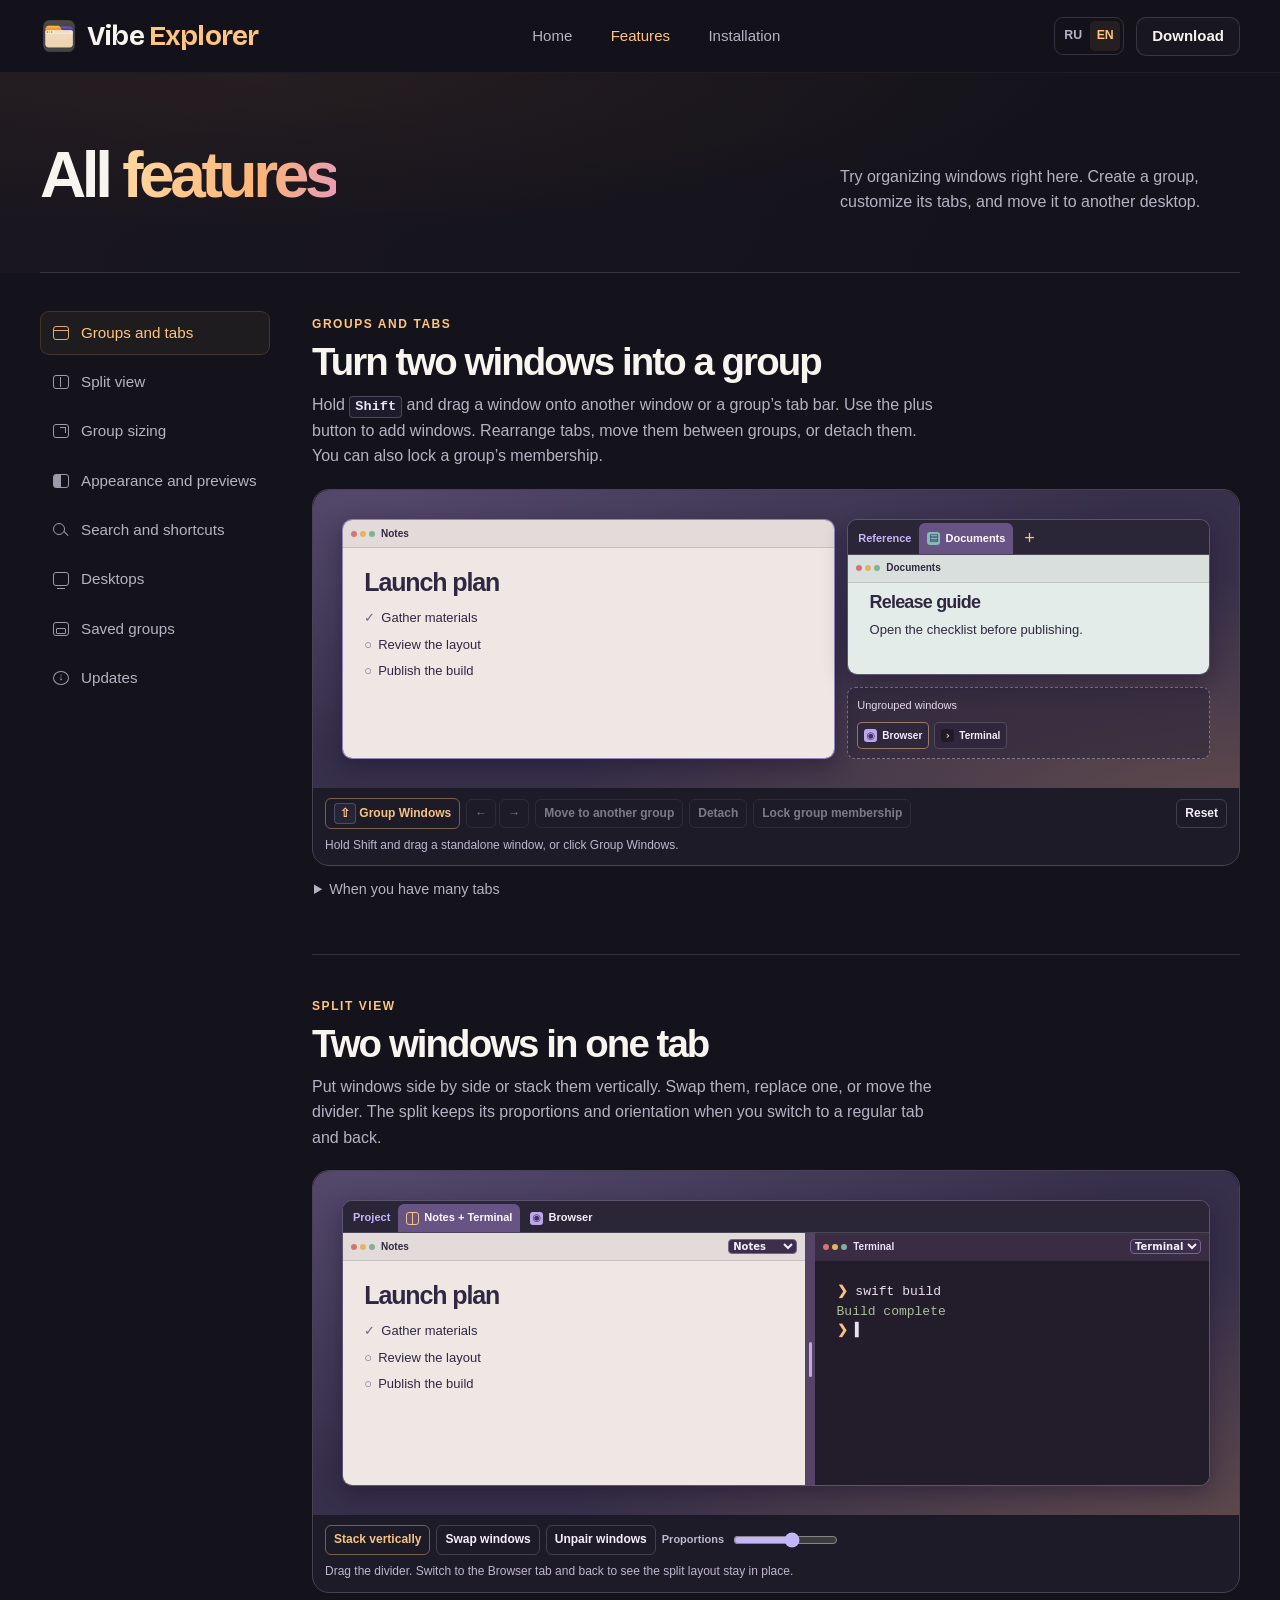
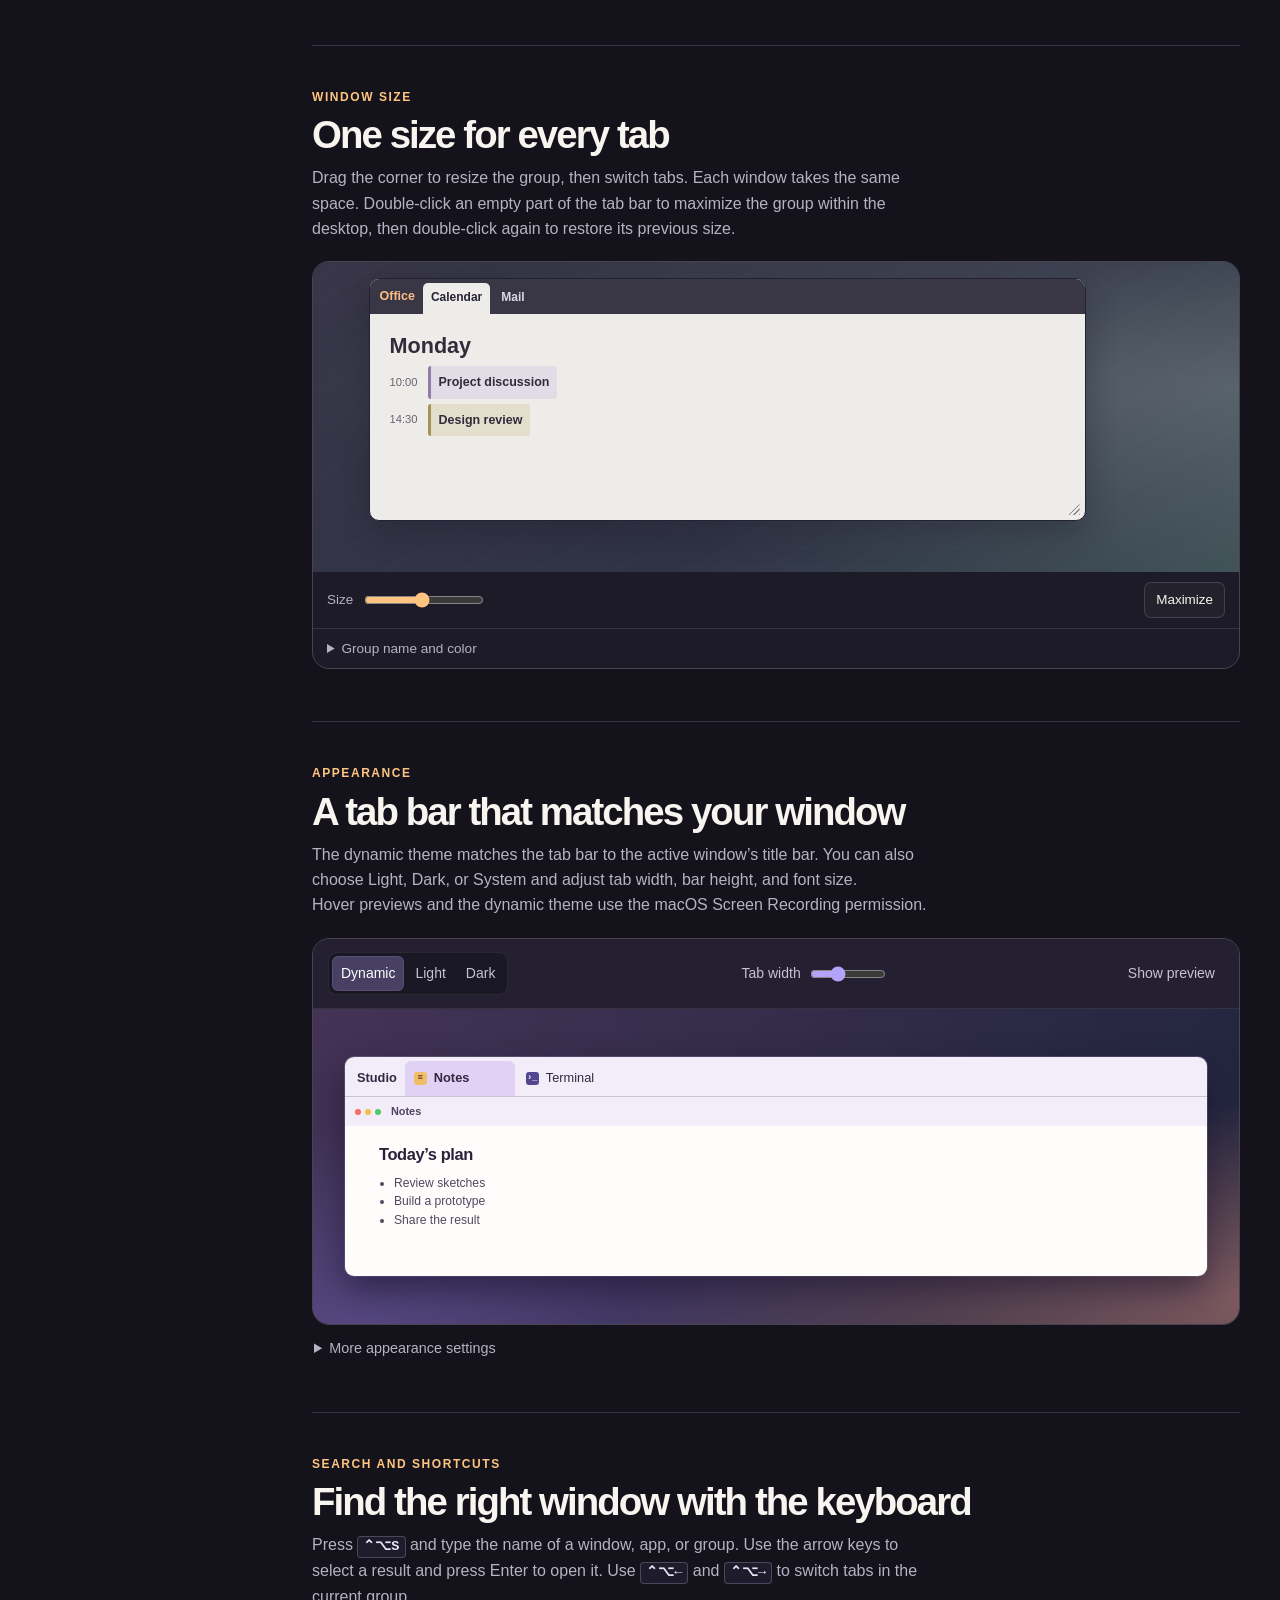
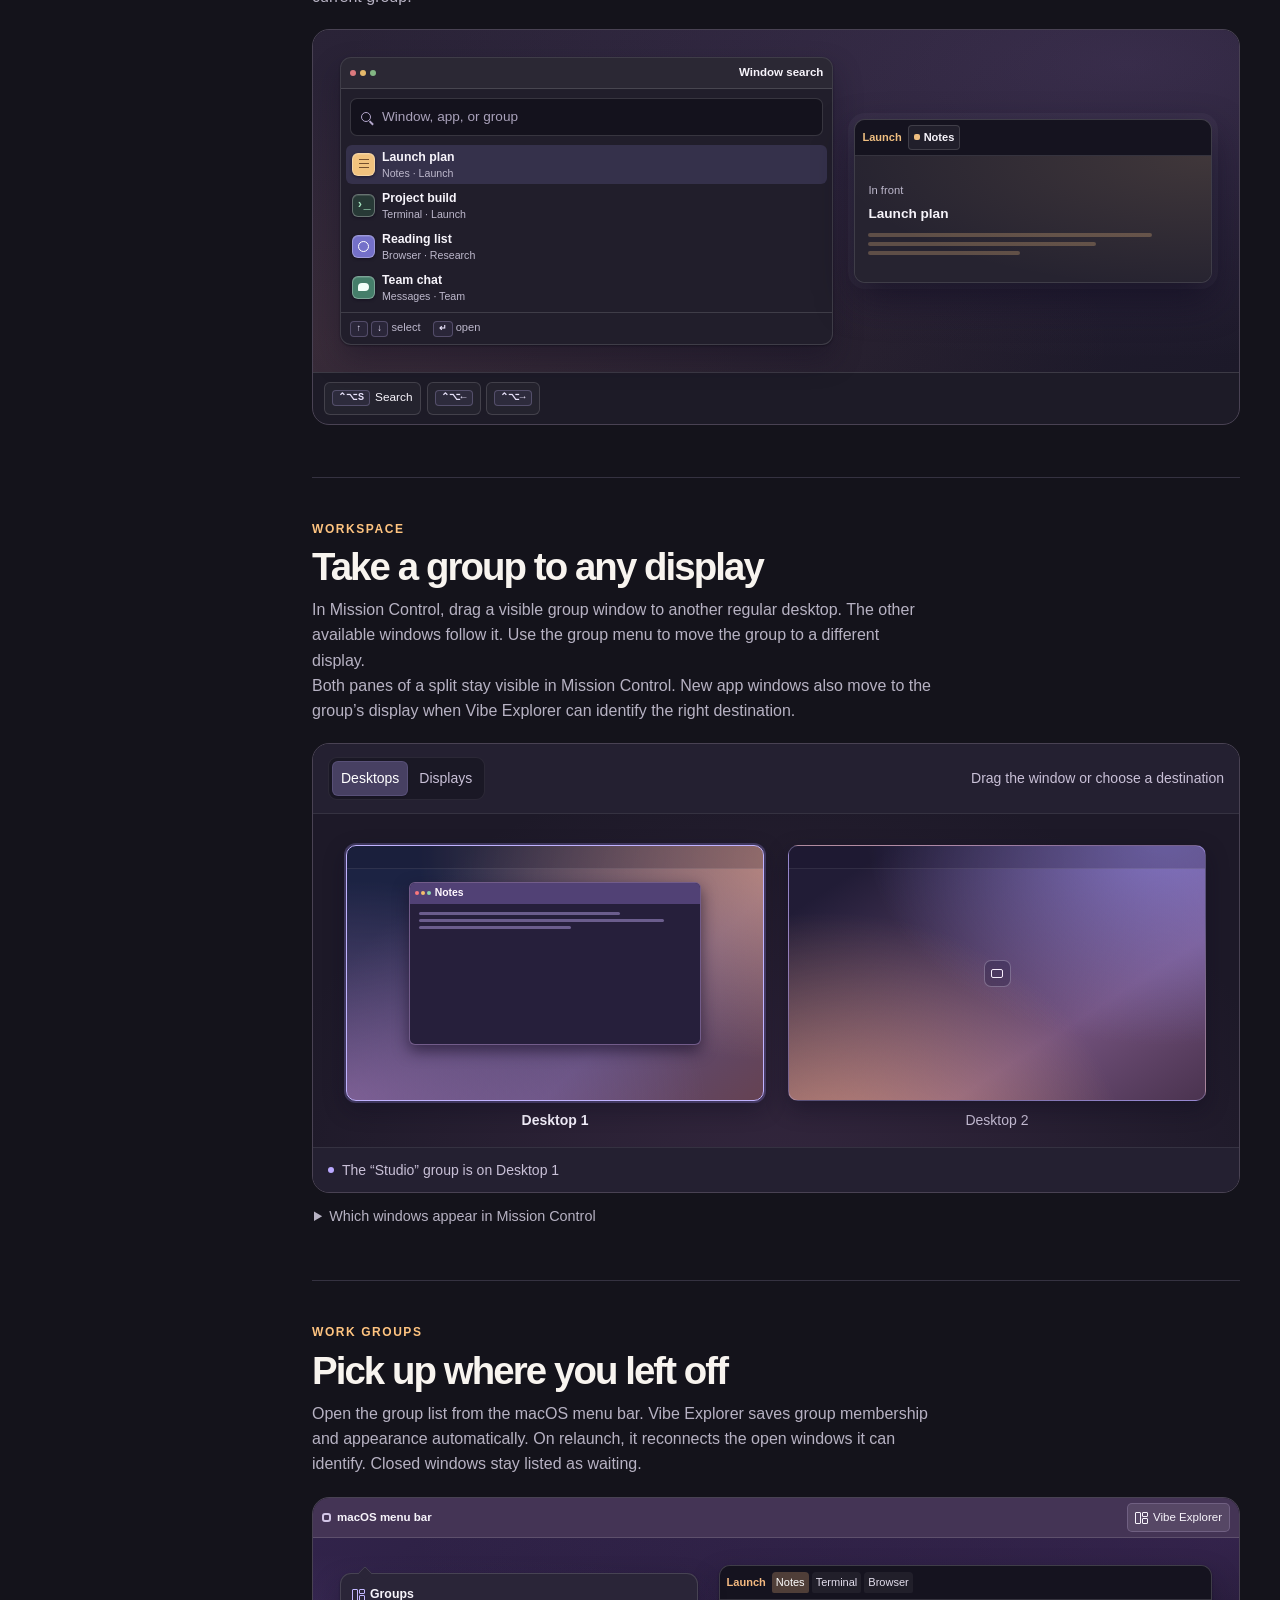
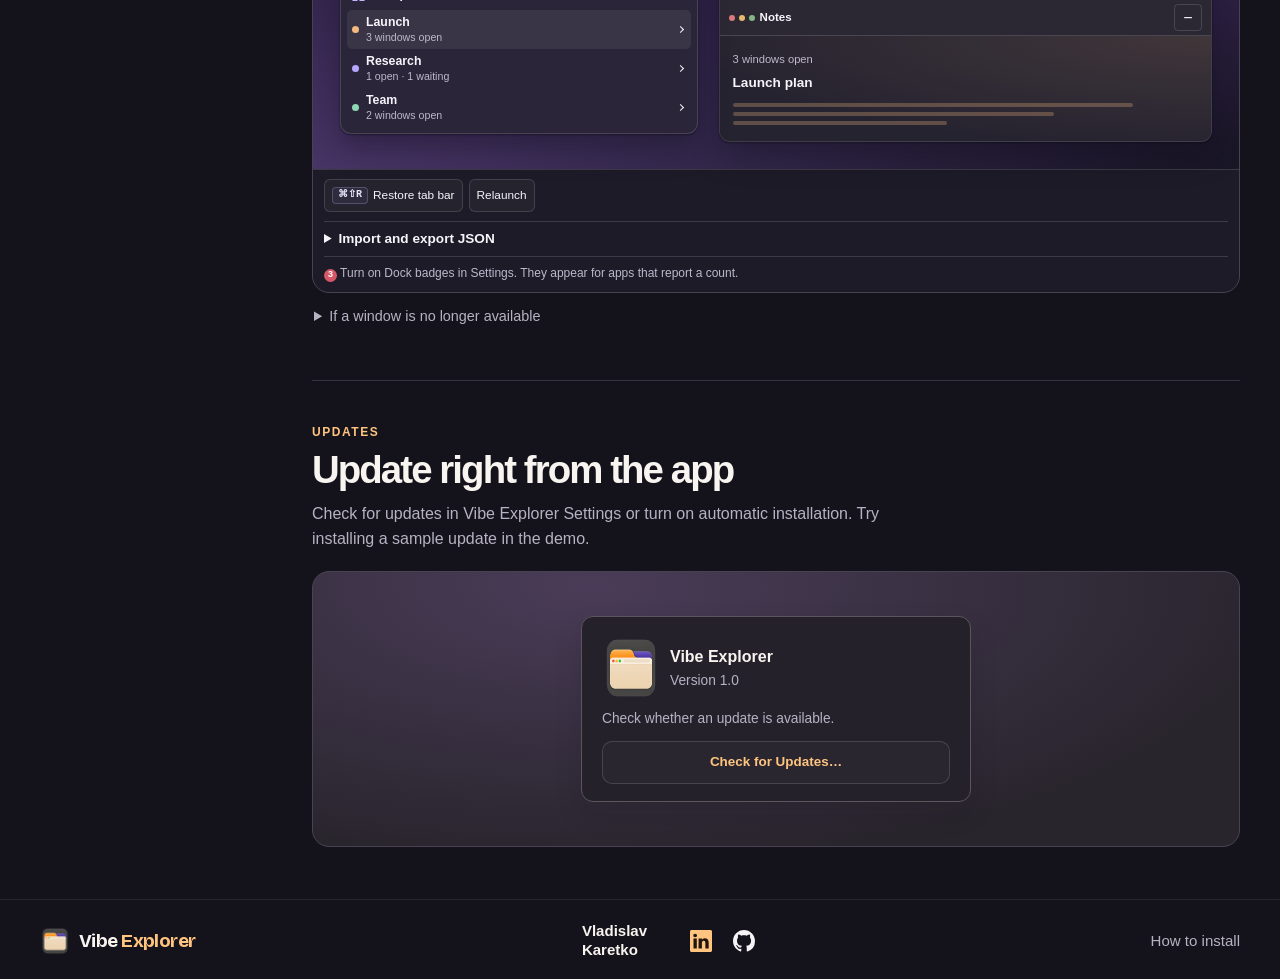
<file: en/features/index.html>
<!doctype html>
<html lang="en">
<head>
    <meta charset="utf-8">
    <meta name="viewport" content="width=device-width,initial-scale=1">
    <meta name="theme-color" content="#14131b">
    <meta name="description" content="Explore Vibe Explorer for macOS with interactive demos of window groups, tabs, split views, search, themes, and desktops.">
    <meta property="og:title" content="Vibe Explorer features">
    <meta property="og:description" content="An interactive guide to window groups, tabs, and split views on Mac.">
    <meta property="og:type" content="website">
    <meta property="og:image" content="https://vladislav4er.github.io/vibe-explorer-releases/assets/vibe-explorer.png">
    <meta property="og:url" content="https://vladislav4er.github.io/vibe-explorer-releases/en/features/">
    <meta property="og:locale" content="en_US">
    <meta property="og:locale:alternate" content="ru_RU">
    <link rel="canonical" href="https://vladislav4er.github.io/vibe-explorer-releases/en/features/">
    <link rel="alternate" hreflang="ru" href="https://vladislav4er.github.io/vibe-explorer-releases/features/">
    <link rel="alternate" hreflang="en" href="https://vladislav4er.github.io/vibe-explorer-releases/en/features/">
    <link rel="alternate" hreflang="x-default" href="https://vladislav4er.github.io/vibe-explorer-releases/features/">
    <title>Features — Vibe Explorer</title>
    <link rel="icon" type="image/png" href="../../assets/vibe-explorer.png">
    <link rel="stylesheet" href="../../styles.css?v=language">
    <link rel="stylesheet" href="../../features/guide.css">
    <link rel="stylesheet" href="../../features/windows.css">
    <link rel="stylesheet" href="../../features/display.css">
    <link rel="stylesheet" href="../../features/workflow.css">
    <script src="../../downloads.js?v=1.0" defer></script>
    <script src="../../language.js" defer></script>
    <script src="../../features/guide.js?v=1.0" defer></script>
    <script src="../../features/windows.js?v=language" defer></script>
    <script src="../../features/display.js?v=language" defer></script>
    <script src="../../features/workflow.js?v=language" defer></script>
</head>
<body class="guide">
    <a class="skip-link" href="#main">Skip to content</a>
    <header class="site-header">
        <div class="container header-layout">
            <a class="brand" href="../" aria-label="Vibe Explorer home"><img width="38" height="38" src="../../assets/vibe-explorer.png" alt=""><span>Vibe <span class="brand-accent">Explorer</span></span></a>
            <nav class="navigation" aria-label="Site navigation"><a href="../">Home</a><a aria-current="page" href="./">Features</a><a href="../#install">Installation</a></nav>
            <div class="header-actions">
                <nav class="language-switch" aria-label="Language">
                    <a href="../../features/" hreflang="ru" lang="ru" aria-label="Русский">RU</a>
                    <a href="./" hreflang="en" lang="en" aria-label="English" aria-current="page">EN</a>
                </nav>
                <a class="action action-small" href="https://github.com/Vladislav4er/vibe-explorer-releases/releases/download/v1.0/vibe-explorer-1.0-arm64.zip" data-download>Download</a>
            </div>
        </div>
    </header>
    <main id="main">
        <div class="guide-intro">
            <div class="container guide-intro-inner">
                <h1>All <span>features</span></h1>
                <p>Try organizing windows right here. Create a group, customize its tabs, and move it to another desktop.</p>
            </div>
        </div>
        <noscript><p class="container">Enable JavaScript to try the interactive demos.</p></noscript>
        <div class="container guide-layout">
            <nav class="guide-index" aria-label="Feature sections">
                <a href="#groups"><i class="gi-tabs" aria-hidden="true"></i>Groups and tabs</a>
                <a href="#split"><i class="gi-split" aria-hidden="true"></i>Split view</a>
                <a href="#size"><i class="gi-size" aria-hidden="true"></i>Group sizing</a>
                <a href="#appearance"><i class="gi-view" aria-hidden="true"></i>Appearance and previews</a>
                <a href="#search"><i class="gi-search" aria-hidden="true"></i>Search and shortcuts</a>
                <a href="#desktops"><i class="gi-desks" aria-hidden="true"></i>Desktops</a>
                <a href="#workspace"><i class="gi-save" aria-hidden="true"></i>Saved groups</a>
                <a href="#updates"><i class="gi-update" aria-hidden="true"></i>Updates</a>
            </nav>
            <div class="chapters">
<section id="groups" class="chapter" aria-labelledby="groups-title">
  <div class="chapter-copy">
    <p class="eyebrow">Groups and tabs</p>
    <h2 id="groups-title">Turn two windows into a group</h2>
    <p>Hold <kbd>Shift</kbd> and drag a window onto another window or a group’s tab bar. Use the plus button to add windows. Rearrange tabs, move them between groups, or detach them. You can also lock a group’s membership.</p>
  </div>
  <div class="lab">
    <div class="wg-demo" data-window-groups role="group" aria-label="Window grouping and tabs demo">
      <div class="wg-desk wg-groups-desk">
        <div class="wg-frame wg-work-group" data-groups-target="work" aria-label="Project group area"></div>
        <div class="wg-groups-side">
          <div class="wg-frame" data-groups-target="reference" aria-label="Reference group"></div>
          <div class="wg-loose" data-groups-target="outside" aria-label="Ungrouped windows">
            <p>Ungrouped windows</p>
            <div class="wg-loose-windows" data-loose-windows></div>
          </div>
        </div>
        <span class="wg-shift-key" aria-hidden="true">⇧ Shift</span>
      </div>
      <div class="wg-controls" aria-label="Actions for the selected tab">
        <button type="button" class="wg-emphasis" data-groups-action="group"><kbd>⇧</kbd> Group Windows</button>
        <div class="wg-control-pair">
          <button type="button" data-groups-action="left" aria-label="Move tab left" title="Move tab left">←</button>
          <button type="button" data-groups-action="right" aria-label="Move tab right" title="Move tab right">→</button>
        </div>
        <button type="button" data-groups-action="transfer">Move to another group</button>
        <button type="button" data-groups-action="detach">Detach</button>
        <button type="button" data-groups-action="lock" aria-pressed="false">Lock group membership</button>
        <button type="button" class="wg-reset" data-groups-action="reset">Reset</button>
      </div>
      <p class="wg-status" data-groups-status aria-live="polite">Hold Shift and drag an ungrouped window, or click Group Windows.</p>
      <noscript><p class="wg-status">Enable JavaScript to try grouping windows in your browser.</p></noscript>
    </div>
  </div>
<details class="chapter-note"><summary>When you have many tabs</summary><p>Scroll the tab bar or choose All Tabs from its context menu. The bar scrolls automatically as you drag toward an edge. Click a tab’s close button to remove the window from its group and minimize it. You can change the grouping key and delay in Settings.</p></details>
</section>

<section id="split" class="chapter" aria-labelledby="split-title">
  <div class="chapter-copy">
    <p class="eyebrow">Split view</p>
    <h2 id="split-title">Two windows in one tab</h2>
    <p>Put windows side by side or stack them vertically. Swap them, replace one, or move the divider. The split keeps its proportions and orientation when you switch to a regular tab and back.</p>
  </div>
  <div class="lab">
    <div class="wg-demo" data-window-split role="group" aria-label="Split layout demo">
      <div class="wg-desk wg-split-desk">
        <div class="wg-frame wg-split-frame" data-split-window></div>
      </div>
      <div class="wg-controls" aria-label="Split view controls">
        <button type="button" class="wg-emphasis" data-split-action="rotate">Stack vertically</button>
        <button type="button" data-split-action="swap">Swap windows</button>
        <button type="button" data-split-action="toggle">Unpair windows</button>
        <label class="wg-range">Proportions
          <input type="range" data-split-range min="24" max="76" value="54" aria-label="Size of the first pane as a percentage">
        </label>
      </div>
      <p class="wg-status" data-split-status aria-live="polite">Drag the divider. Switch to the Browser tab and back to see the split layout stay in place.</p>
      <noscript><p class="wg-status">Enable JavaScript to try the split view in your browser.</p></noscript>
    </div>
  </div>
</section>

<section id="size" class="chapter" aria-labelledby="size-title">
    <div class="chapter-copy">
        <p class="eyebrow">Window size</p>
        <h2 id="size-title">One size for every tab</h2>
        <p>Drag the corner to resize the group, then switch tabs. Each window takes the same space. Double-click an empty part of the tab bar to maximize the group within the desktop, then double-click again to restore its previous size.</p>
    </div>
    <div class="lab size-lab">
        <div class="size-stage">
            <div class="size-window">
                <div class="size-bar">
                    <b>Office</b>
                    <button type="button" data-size-app="calendar" aria-pressed="true">Calendar</button>
                    <button type="button" data-size-app="mail" aria-pressed="false">Mail</button>
                </div>
                <div class="size-content" data-size-pane="calendar">
                    <h3>Monday</h3>
                    <div class="size-event"><time>10:00</time><strong>Project discussion</strong></div>
                    <div class="size-event"><time>14:30</time><strong>Design review</strong></div>
                </div>
                <div class="size-content" data-size-pane="mail" hidden>
                    <h3>Inbox</h3>
                    <div class="size-letter"><i>M</i><span>Maria<br><strong>Plan for the week</strong></span></div>
                    <div class="size-letter"><i>A</i><span>Anton<br><strong>Meeting notes</strong></span></div>
                </div>
                <span class="size-grip" title="Resize" aria-hidden="true"></span>
            </div>
        </div>
        <div class="size-tools">
            <label>Size <input type="range" min="0" max="100" value="48" aria-label="Group window size"></label>
            <button type="button" class="size-zoom" aria-pressed="false">Maximize</button>
        </div>
        <details class="size-settings">
            <summary>Group name and color</summary>
            <div class="size-customize">
                <label>Name <input type="text" maxlength="22" value="Office" aria-label="Demo group name" data-size-name></label>
                <div role="group" aria-label="Group color">
                    <button type="button" style="--swatch:#febd84" aria-label="Peach" aria-pressed="true" data-swatch></button>
                    <button type="button" style="--swatch:#aaa4ff" aria-label="Lilac" aria-pressed="false" data-swatch></button>
                    <button type="button" style="--swatch:#85d2b1" aria-label="Mint" aria-pressed="false" data-swatch></button>
                </div>
            </div>
        </details>
    </div>
</section>

<section id="appearance" class="chapter">
  <div class="chapter-copy">
    <p class="eyebrow">Appearance</p>
    <h2>A tab bar that matches your window</h2>
    <p>The dynamic theme matches the tab bar to the active window’s title bar. You can also choose Light, Dark, or System and adjust tab width, bar height, and font size.</p>
    <p>Hover previews and the dynamic theme use the macOS Screen Recording permission.</p>
  </div>
  <div class="lab view-lab">
    <div class="view-controls">
      <div class="view-segments" role="group" aria-label="Tab bar theme">
        <button type="button" data-view-mode="dynamic" aria-pressed="true">Dynamic</button>
        <button type="button" data-view-mode="light" aria-pressed="false">Light</button>
        <button type="button" data-view-mode="dark" aria-pressed="false">Dark</button>
      </div>
      <label class="view-size">Tab width <input type="range" min="80" max="170" value="110" step="5"></label>
      <button class="view-preview-button" type="button" aria-controls="appearance-preview" aria-pressed="false">Show preview</button>
    </div>
    <div class="view-stage">
      <div class="view-window" data-mode="dynamic" data-current="notes">
        <div class="view-title" role="group" aria-label="Tabs in the Studio group">
          <span class="view-group-name">Studio</span>
          <button class="view-tab" type="button" data-view-app="notes" aria-pressed="true" aria-controls="appearance-notes"><span class="view-app-icon" aria-hidden="true">≡</span><em>Notes</em></button>
          <button class="view-tab" type="button" data-view-app="terminal" aria-pressed="false" aria-controls="appearance-terminal"><span class="view-app-icon view-terminal-icon" aria-hidden="true">›_</span><em>Terminal</em></button>
        </div>
        <div class="view-app" id="appearance-notes" data-view-content="notes">
          <header class="view-app-header"><span class="view-traffic" aria-hidden="true"><i></i><i></i><i></i></span>Notes</header>
          <div class="view-page">
            <strong>Today’s plan</strong>
            <ul><li>Review sketches</li><li>Build a prototype</li><li>Share the result</li></ul>
          </div>
        </div>
        <div class="view-app view-terminal" id="appearance-terminal" data-view-content="terminal" hidden>
          <header class="view-app-header"><span class="view-traffic" aria-hidden="true"><i></i><i></i><i></i></span>Terminal</header>
          <div class="view-page"><pre><b>studio %</b> ls
<span>drafts  prototype</span>
<b>studio %</b> cd prototype</pre></div>
        </div>
        <div class="view-preview" id="appearance-preview" hidden>
          <div class="view-preview-image" aria-hidden="true"><i></i><i></i><i></i></div>
          <span class="view-preview-copy">“Notes” preview</span>
        </div>
      </div>
    </div>
  </div>
<details class="chapter-note"><summary>More appearance settings</summary><p>In Settings, you can change the bar’s opacity, adjust the font size and weight, and show or hide icons. Use a tab’s context menu to set its color and a custom label for tooltips and menus.</p></details>
</section>

<section id="search" class="chapter" aria-labelledby="search-title">
    <div class="chapter-copy">
        <p class="eyebrow">Search and shortcuts</p>
        <h2 id="search-title">Find the right window with the keyboard</h2>
        <p>Press <kbd>⌃⌥S</kbd> and type the name of a window, app, or group. Use the arrow keys to select a result and press Enter to open it. Use <kbd>⌃⌥←</kbd> and <kbd>⌃⌥→</kbd> to switch tabs in the current group.</p>
    </div>
    <div class="lab wf-lab wf-search" data-wf-search>
        <div class="wf-search-scene">
            <form class="wf-search-card" data-wf-search-form>
                <div class="wf-chrome">
                    <span class="wf-lights" aria-hidden="true"><i></i><i></i><i></i></span>
                    <strong>Window search</strong>
                </div>
                <div class="wf-search-field">
                    <label class="wf-sr" for="wf-window-query">Window, app, or group name</label>
                    <span class="wf-glass" aria-hidden="true"></span>
                    <input type="search" id="wf-window-query" role="combobox" autocomplete="off"
                           placeholder="Window, app, or group" aria-expanded="true" aria-autocomplete="list"
                           aria-controls="wf-window-results" aria-activedescendant="wf-window-plan">
                </div>
                <div class="wf-search-results" id="wf-window-results" role="listbox" aria-label="Open windows">
                    <button type="button" id="wf-window-plan" role="option" tabindex="-1" aria-selected="true"
                            data-wf-window data-app="Notes" data-group="Launch" data-glyph="notes">
                        <span class="wf-app-icon wf-app-icon--notes" aria-hidden="true"></span>
                        <span class="wf-search-names"><strong>Launch plan</strong><small>Notes · Launch</small></span>
                    </button>
                    <button type="button" id="wf-window-build" role="option" tabindex="-1" aria-selected="false"
                            data-wf-window data-app="Terminal" data-group="Launch" data-glyph="terminal">
                        <span class="wf-app-icon wf-app-icon--terminal" aria-hidden="true"></span>
                        <span class="wf-search-names"><strong>Project build</strong><small>Terminal · Launch</small></span>
                    </button>
                    <button type="button" id="wf-window-sources" role="option" tabindex="-1" aria-selected="false"
                            data-wf-window data-app="Browser" data-group="Research" data-glyph="browser">
                        <span class="wf-app-icon wf-app-icon--browser" aria-hidden="true"></span>
                        <span class="wf-search-names"><strong>Reading list</strong><small>Browser · Research</small></span>
                    </button>
                    <button type="button" id="wf-window-chat" role="option" tabindex="-1" aria-selected="false"
                            data-wf-window data-app="Messages" data-group="Team" data-glyph="chat">
                        <span class="wf-app-icon wf-app-icon--chat" aria-hidden="true"></span>
                        <span class="wf-search-names"><strong>Team chat</strong><small>Messages · Team</small></span>
                    </button>
                </div>
                <p class="wf-empty" data-wf-empty hidden>No windows found</p>
                <div class="wf-search-hint"><span><kbd>↑</kbd> <kbd>↓</kbd> select</span><span><kbd>↵</kbd> open</span></div>
            </form>

            <div class="wf-search-result" data-wf-open-window data-glyph="notes">
                <div class="wf-result-bar">
                    <span data-wf-open-group>Launch</span>
                    <strong><i aria-hidden="true"></i><span data-wf-open-app>Notes</span></strong>
                </div>
                <div class="wf-result-body">
                    <p class="wf-mini-label">In front</p>
                    <strong data-wf-open-title>Launch plan</strong>
                    <div class="wf-result-art" aria-hidden="true"><i></i><i></i><i></i></div>
                </div>
            </div>
        </div>
        <div class="wf-actions" role="group" aria-label="Search demo shortcuts">
            <button type="button" class="wf-command" data-wf-find aria-label="Open search, Control Option S">
                <kbd>⌃⌥S</kbd> <span>Search</span>
            </button>
            <div class="wf-step-buttons" role="group" aria-label="Tab switching">
                <button type="button" class="wf-command" data-wf-step="-1" aria-label="Previous tab, Control Option Left Arrow"><kbd>⌃⌥←</kbd></button>
                <button type="button" class="wf-command" data-wf-step="1" aria-label="Next tab, Control Option Right Arrow"><kbd>⌃⌥→</kbd></button>
            </div>
        </div>
        <p class="wf-sr" data-wf-search-status role="status" aria-atomic="true"></p>
    </div>
</section>

<section id="desktops" class="chapter">
  <div class="chapter-copy">
    <p class="eyebrow">Workspace</p>
    <h2>Take a group to any display</h2>
    <p>In Mission Control, drag a visible group window to another regular desktop. The other available windows follow it. Use the group menu to move the group to a different display.</p>
    <p>Both panes of a split stay visible in Mission Control. New app windows also move to the group’s display when Vibe Explorer can identify the right destination.</p>
  </div>
  <div class="lab view-lab">
    <div class="view-controls">
      <div class="view-segments" aria-label="Where to move the group" role="group">
        <button type="button" data-view-kind="space" aria-pressed="true">Desktops</button>
        <button type="button" data-view-kind="monitor" aria-pressed="false">Displays</button>
      </div>
      <span class="view-move-hint" id="display-move-hint">Drag the window or choose a destination</span>
    </div>
    <div class="view-places" data-kind="space" role="group" aria-label="Group destinations" aria-describedby="display-move-hint">
      <div class="view-destination">
        <button type="button" class="view-target" aria-pressed="true">
          <span class="view-wallpaper" aria-hidden="true"><span class="view-target-marker"></span></span>
          <span class="view-destination-name">Desktop 1</span>
        </button>
        <div class="view-drag-window" draggable="true" aria-hidden="true" title="Drag a group window">
          <span class="view-drag-title"><span class="view-drag-dots"><i></i><i></i><i></i></span>Notes</span>
          <span class="view-drag-content"><i></i><i></i><i></i></span>
        </div>
      </div>
      <div class="view-destination">
        <button type="button" class="view-target" aria-pressed="false">
          <span class="view-wallpaper" aria-hidden="true"><span class="view-target-marker"></span></span>
          <span class="view-destination-name">Desktop 2</span>
        </button>
      </div>
    </div>
    <p class="view-location" role="status">The “Studio” group is on Desktop 1</p>
  </div>
<details class="chapter-note"><summary>Which windows appear in Mission Control</summary><p>Vibe Explorer hides background tabs when it can confirm that the app has just one window. Apps with multiple windows may still show extra thumbnails.</p></details>
</section>

<section id="workspace" class="chapter" aria-labelledby="workspace-title">
    <div class="chapter-copy">
        <p class="eyebrow">Work groups</p>
        <h2 id="workspace-title">Pick up where you left off</h2>
        <p>Open the group list from the macOS menu bar. Vibe Explorer saves group membership and appearance automatically. On relaunch, it reconnects the open windows it can identify. Closed windows stay listed as waiting.</p>
    </div>
    <div class="lab wf-lab wf-work" data-wf-workspace>
        <div class="wf-desktop-menu">
            <span class="wf-desktop-glyph" aria-hidden="true"></span>
            <strong>macOS menu bar</strong>
            <button type="button" class="wf-menubar-toggle" data-wf-menu-button aria-controls="wf-groups-popover" aria-expanded="true">
                <span class="wf-menu-mark" aria-hidden="true"><i></i><i></i><i></i></span>
                <span>Vibe Explorer</span>
            </button>
        </div>
        <div class="wf-work-scene">
            <div class="wf-popover" id="wf-groups-popover" role="group" aria-labelledby="wf-groups-label" data-wf-menu>
                <div class="wf-popover-title" id="wf-groups-label">
                    <span class="wf-menu-mark" aria-hidden="true"><i></i><i></i><i></i></span>
                    <strong>Groups</strong>
                </div>
                <button type="button" class="wf-work-group" data-wf-group="launch" aria-pressed="true" aria-controls="wf-group-window">
                    <span class="wf-group-dot" aria-hidden="true"></span>
                    <span><strong>Launch</strong><small>3 windows open</small></span>
                    <span class="wf-chev" aria-hidden="true"></span>
                </button>
                <button type="button" class="wf-work-group" data-wf-group="research" aria-pressed="false" aria-controls="wf-group-window">
                    <span class="wf-group-dot" aria-hidden="true"></span>
                    <span><strong>Research</strong><small>1 open · 1 waiting</small></span>
                    <span class="wf-chev" aria-hidden="true"></span>
                </button>
                <button type="button" class="wf-work-group" data-wf-group="team" aria-pressed="false" aria-controls="wf-group-window">
                    <span class="wf-group-dot" aria-hidden="true"></span>
                    <span><strong>Team</strong><small>2 windows open</small></span>
                    <span class="wf-chev" aria-hidden="true"></span>
                </button>
            </div>
            <div class="wf-work-viewport">
                <div class="wf-work-window" id="wf-group-window" data-wf-work-window data-group-tone="launch">
                    <div class="wf-work-bar">
                        <strong data-wf-work-title>Launch</strong>
                        <div class="wf-work-tabs" data-wf-work-tabs aria-label="Group tabs">
                            <span class="wf-work-tab">Notes</span>
                            <span class="wf-work-tab">Terminal</span>
                            <span class="wf-work-tab">Browser</span>
                        </div>
                    </div>
                    <div class="wf-chrome">
                        <span class="wf-lights" aria-hidden="true"><i></i><i></i><i></i></span>
                        <strong data-wf-work-app>Notes</strong>
                        <button type="button" class="wf-minimize" data-wf-minimize aria-label="Minimize the demo window">−</button>
                    </div>
                    <div class="wf-work-body">
                        <p class="wf-mini-label" data-wf-work-context>3 windows open</p>
                        <strong data-wf-work-document>Launch plan</strong>
                        <div class="wf-work-art" aria-hidden="true"><i></i><i></i><i></i></div>
                    </div>
                </div>
                <div class="wf-work-empty" data-wf-work-empty hidden>
                    <span class="wf-menu-mark" aria-hidden="true"><i></i><i></i><i></i></span>
                    <strong data-wf-work-empty-label>Window minimized</strong>
                </div>
            </div>
        </div>
        <div class="wf-work-footer">
            <div class="wf-actions" role="group" aria-label="Restore the demo group">
                <button type="button" class="wf-command" data-wf-restore>
                    <kbd>⌘⇧R</kbd> <span>Restore tab bar</span>
                </button>
                <button type="button" class="wf-command" data-wf-restart>Relaunch</button>
            </div>
            <details class="wf-backup">
                <summary>Import and export JSON</summary>
                <p>In the app, go to Settings → Access and Data → Backup. The file contains your groups and settings.</p>
            </details>
            <p class="wf-badge-note"><span class="wf-mini-badge" aria-hidden="true">3</span> Turn on Dock badges in Settings. They appear for apps that report a count.</p>
        </div>
        <p class="wf-sr" data-wf-workspace-status role="status" aria-atomic="true"></p>
    </div>
<details class="chapter-note"><summary>If a window is no longer available</summary><p>Open the group’s context menu in the menu bar and choose Replace Unavailable Window. Pick another open window to fill the waiting tab.</p></details>
</section>

<section id="updates" class="chapter" aria-labelledby="updates-title">
    <div class="chapter-copy">
        <p class="eyebrow">Updates</p>
        <h2 id="updates-title">Update right from the app</h2>
        <p>Check for updates in Vibe Explorer Settings or turn on automatic installation. Try installing a sample update in the demo.</p>
    </div>
    <div class="lab update-lab">
        <div class="update-card">
            <img src="../../assets/vibe-explorer.png" width="68" height="68" alt="">
            <div><strong>Vibe Explorer</strong><span data-update-installed>Version 1.0</span></div>
            <p data-update-message role="status">Check whether an update is available.</p>
            <button class="action action-secondary" type="button" data-update-action>Check for Updates…</button>
        </div>
    </div>
</section>
            </div>
        </div>
    </main>
    <footer class="site-footer">
        <div class="container footer-layout">
            <a class="brand" href="../"><img src="../../assets/vibe-explorer.png" width="30" height="30" alt=""><span>Vibe <span class="brand-accent">Explorer</span></span></a>
            <div class="footer-author">
                <strong>Vladislav Karetko</strong>
                <a href="https://www.linkedin.com/in/karetko/" aria-label="Vladislav Karetko on LinkedIn" title="Vladislav Karetko on LinkedIn">
                    <img src="../../assets/linkedin.svg?v=warm" width="22" height="22" alt="">
                </a>
                <a href="https://github.com/Vladislav4er/vibe-explorer-releases/releases" aria-label="Vibe Explorer releases on GitHub" title="Vibe Explorer releases on GitHub">
                    <img src="../../assets/github.svg" width="22" height="22" alt="">
                </a>
            </div>
            <a href="../#install">How to install</a>
        </div>
    </footer>
</body>
</html>
</file>
<file: styles.css>
@font-face {
    font-family: "Bricolage Grotesque";
    src: url("./assets/bricolage-wordmark.woff2") format("woff2");
    font-style: normal;
    font-weight: 700;
    font-display: swap;
}

:root {
    color-scheme: dark;
    --background: #14131b;
    --surface: #1d1b27;
    --text: #f8f4ef;
    --muted: #b7b2c3;
    --line: #353241;
    --warm: #ffc480;
    --violet: #a5a1ff;
    --container: 1220px;
    font: 16px/1.6 -apple-system, BlinkMacSystemFont, "Segoe UI", sans-serif;
    background: var(--background);
    color: var(--text);
    scroll-behavior: smooth;
    scroll-padding-top: 94px;
}

*, *::before, *::after { box-sizing: border-box; }
body { margin: 0; }
a { color: inherit; }
button, a { -webkit-tap-highlight-color: transparent; }
button { font: inherit; }
button:focus-visible, a:focus-visible, summary:focus-visible { outline: 2px solid var(--warm); outline-offset: 5px; }
img { display: block; max-width: 100%; }
h1, h2, h3, p { margin: 0; }

.container { width: min(var(--container), calc(100% - 80px)); margin-inline: auto; }
.skip-link { position: absolute; z-index: 20; top: 12px; left: 12px; padding: 10px 16px; border-radius: 8px; background: var(--warm); color: #1b1410; transform: translateY(-160%); }
.skip-link:focus { transform: none; }

.site-header { position: sticky; top: 0; z-index: 5; background: rgba(20, 19, 27, .92); border-bottom: 1px solid #ffffff0c; backdrop-filter: blur(16px); }
.header-layout, .footer-layout { display: flex; align-items: center; justify-content: space-between; gap: 24px; }
.header-layout { min-height: 72px; gap: clamp(12px, 2vw, 24px); }
.brand { display: inline-flex; align-items: center; gap: 9px; font: 700 clamp(1.3rem, 2.5vw, 1.72rem)/1.1 "Bricolage Grotesque", -apple-system, BlinkMacSystemFont, sans-serif; letter-spacing: -.03em; white-space: nowrap; text-decoration: none; }
.brand img { flex-shrink: 0; }
.brand-accent { color: var(--warm); }
.navigation { display: flex; align-items: center; gap: clamp(20px, 3vw, 40px); }
.navigation a, .site-footer a:not(.brand) { font-size: .94rem; color: var(--muted); text-decoration: none; transition: color .2s; }
.navigation a:hover, .site-footer a:hover { color: var(--text); }
.header-actions { display: flex; align-items: center; gap: 12px; }
.language-switch { display: inline-flex; align-items: center; gap: 2px; padding: 3px; border: 1px solid var(--line); border-radius: 9px; }
.language-switch a { display: grid; min-width: 30px; min-height: 30px; place-items: center; border-radius: 5px; color: var(--muted); font-size: .77rem; font-weight: 700; text-decoration: none; }
.language-switch a:hover { color: var(--text); }
.language-switch a[aria-current] { color: var(--warm); background: #ffc48014; }

.action { display: inline-flex; justify-content: center; align-items: center; gap: 10px; min-height: 50px; padding: 12px 19px; border: 1px solid transparent; border-radius: 10px; font-size: .94rem; font-weight: 680; line-height: 1.25; white-space: nowrap; text-decoration: none; transition: background .18s, border-color .18s, transform .18s; }
.action:hover { transform: translateY(-2px); }
.action:active { transform: translateY(0); }
.action-primary { background: var(--warm); color: #20160d; box-shadow: 0 7px 30px #ffad6120; }
.action-primary:hover { background: #ffd29d; }
.action-secondary, .action-small { background: #ffffff06; border-color: #ffffff24; }
.action-secondary:hover, .action-small:hover { background: #ffffff12; border-color: #ffffff42; }
.action-small { min-height: 39px; padding: 9px 15px; }

.hero { position: relative; isolation: isolate; padding-block: clamp(55px, 8vw, 110px) clamp(55px, 7vw, 100px); }
.hero::before { position: absolute; z-index: -1; inset: 0; content: ""; pointer-events: none; background: radial-gradient(ellipse at 86% 36%, #49337332, transparent 56%), radial-gradient(ellipse at 9% 0%, #9d5c2520, transparent 45%); }
.hero-layout { display: grid; grid-template-columns: minmax(0, .85fr) minmax(0, 1.15fr); align-items: center; gap: clamp(26px, 4.5vw, 64px); }
.hero-copy, .hero-demo { min-width: 0; }
.eyebrow { color: var(--warm); font-size: .85rem; font-weight: 700; letter-spacing: .12em; text-transform: uppercase; }
h1 { margin-top: 15px; font-size: clamp(2.45rem, 4.72vw, 4.3rem); line-height: 1.045; font-weight: 790; letter-spacing: -.068em; }
.hero h1 { letter-spacing: -.052em; }
h1 span { display: inline-block; padding-bottom: .08em; color: var(--warm); background: linear-gradient(100deg, #ffd39c 10%, #fcb477 64%, #e69bb8 100%); background-clip: text; -webkit-text-fill-color: transparent; }
.hero-description { max-width: 31rem; margin-top: 22px; color: var(--muted); font-size: clamp(1.04rem, 1.6vw, 1.21rem); line-height: 1.55; }
.hero-actions { display: flex; gap: 10px; flex-wrap: wrap; margin-top: 28px; }
.requirements { display: flex; flex-wrap: wrap; gap: 0 11px; margin-top: 15px; color: #aaa4b9; font-size: .88rem; }
.requirements span + span::before { content: "·"; margin-right: 10px; color: #827b93; }

.feature-section { padding-block: 48px 90px; }
.section-intro { max-width: 690px; margin-bottom: 28px; }
h2 { margin-top: 8px; font-size: clamp(1.95rem, 3.6vw, 3rem); line-height: 1.13; letter-spacing: -.05em; text-wrap: balance; }
.section-intro > p:last-child { margin-top: 13px; color: var(--muted); }
.feature-grid { display: grid; grid-template-columns: repeat(3, minmax(0, 1fr)); gap: 16px; }
.feature-card { overflow: hidden; min-width: 0; padding: 16px 23px 24px; background: linear-gradient(165deg, #ffffff06, transparent 75%), var(--surface); border: 1px solid var(--line); border-radius: 16px; }
.feature-card h3 { margin-top: 14px; font-size: 1.2rem; letter-spacing: -.018em; }
.feature-card p { margin-top: 8px; color: var(--muted); }
kbd { display: inline-block; padding: 0 5px; border: 1px solid #9183af67; border-radius: 4px; background: #a5a1ff12; font: 650 .85em/1.45 ui-monospace, SFMono-Regular, Menlo, monospace; color: #e8e2fa; }
.feature-art { position: relative; display: grid; height: 112px; overflow: hidden; place-items: center; border-radius: 10px; background-image: linear-gradient(#ffffff09 1px, transparent 1px), linear-gradient(90deg, #ffffff09 1px, transparent 1px); background-size: 18px 18px; background-position: center; }
.art-groups { background-color: #302337; }
.art-split { background-color: #242644; }
.art-preview { background-color: #372532; }
.mini-strip { position: absolute; display: flex; align-items: center; gap: 5px; padding: 7px; width: 57%; max-width: 160px; height: 32px; border-radius: 7px; border: 1px solid #ffffff26; background: #241d36; box-shadow: 0 8px 18px #15102445; }
.mini-strip i { width: 33%; height: 100%; border-radius: 3px; background: #a59eff4d; }
.mini-strip-back { transform: translate(-17px,-12px) rotate(-8deg); opacity: .78; }
.mini-strip-front { transform: translate(13px,11px) rotate(6deg); background: #372a45; }
.mini-strip-front i:nth-child(1) { background: #ffbd85; }
.mini-strip-front i:nth-child(3) { background: #e5a7c769; }
.mini-split { display: grid; grid-template-rows: 17px 1fr; gap: 3px; width: 48%; max-width: 145px; height: 74px; padding: 4px; transform: rotate(-5deg); background: #171a30; border: 1px solid #8f97ed73; border-radius: 8px; box-shadow: 0 9px 25px #18152e; }
.mini-split-bar, .mini-panes { display: flex; gap: 3px; }
.mini-split-bar i { width: 37%; border-radius: 4px 4px 2px 2px; background: #7e89df; }
.mini-split-bar i:last-child { background: #68729458; }
.mini-panes i { flex: 1.2; border-radius: 3px; background: #949efd73; }
.mini-panes i:last-child { flex: .8; background: #ebb9b272; }
.mini-preview-tab, .mini-preview { position: absolute; display: flex; gap: 5px; border: 1px solid #ffffff26; background: #281d31; box-shadow: 0 7px 22px #22132270; }
.mini-preview-tab { top: 20px; width: 100px; height: 22px; padding: 5px; border-radius: 5px; transform: translateX(-18px) rotate(-8deg); }
.mini-preview-tab i { flex: 1; border-radius: 3px; background: #fead828c; }
.mini-preview-tab i:last-child { background: #9b86bf64; }
.mini-preview { top: 45px; flex-direction: column; width: 105px; height: 58px; padding: 9px; border-radius: 7px; transform: translateX(15px) rotate(7deg); }
.mini-preview i { width: 90%; height: 6px; border-radius: 2px; background: #cba8c266; }
.mini-preview i:first-child { width: 100%; height: 16px; background: #cc91b89e; }
.mini-preview i:last-child { width: 61%; }

.install-section { padding-block: 66px 76px; border-top: 1px solid #ffffff13; background: radial-gradient(ellipse at 100% 100%, #52322730, transparent 65%), #191720; }
.install-layout { display: grid; grid-template-columns: minmax(0, 1.12fr) minmax(0, .88fr); gap: clamp(30px, 7vw, 100px); align-items: start; }
.install-guide h2 { text-wrap: initial; }
.steps { display: grid; gap: 19px; margin: 28px 0 0; padding: 0; list-style: none; counter-reset: installation; }
.steps li { display: grid; grid-template-columns: 37px minmax(0,1fr); align-items: start; gap: 13px; counter-increment: installation; }
.steps li::before { display: grid; min-height: 36px; place-items: center; content: counter(installation); color: var(--warm); background: #ffbf7914; border: 1px solid #ffbf7935; border-radius: 8px; font-size: .89rem; font-weight: 700; }
.steps h3 { font-size: 1.05rem; line-height: 1.35; }
.steps p { margin-top: 4px; color: var(--muted); }
.install-card { padding: 23px 27px 24px; border: 1px solid #a06d5159; border-radius: 17px; background: linear-gradient(150deg, #48312972, #27212a 78%); }
.install-icon { margin-left: -5px; }
.install-card h3 { margin-top: 6px; font-size: 1.34rem; letter-spacing: -.025em; }
.install-card > p { margin-top: 5px; color: var(--muted); }
.install-card .action { margin: 17px 0 9px; }
.install-card .action [data-version] { font-size: .83rem; opacity: .78; }
.install-card details { margin-block: 16px 8px; padding-top: 14px; border-top: 1px solid #d5aa9d32; }
.install-card details summary { cursor: pointer; font-weight: 620; font-size: .95rem; }
.install-card details p { margin-top: 8px; color: var(--muted); font-size: .94rem; }
.install-card details a { color: var(--warm); }
.install-note { font-size: .87rem; }

.site-footer { border-top: 1px solid #ffffff14; padding-block: 21px; }
.site-footer .brand { font-size: 1.2rem; }
.footer-author { display: flex; align-items: center; gap: 3px; font-size: .94rem; line-height: 1.25; }
.footer-author strong { margin-right: 7px; color: var(--text); font-weight: 600; }
.footer-author a { display: grid; flex: 0 0 40px; place-items: center; height: 40px; border-radius: 9px; }
.footer-author a:hover, .footer-author a:focus-visible { background: #ffffff0d; }
@media (max-width: 800px) {
    .footer-layout { flex-wrap: wrap; }
    .footer-author { order: 1; flex-basis: 100%; justify-content: flex-start; }
}

@media (min-width: 1300px) {
    .hero-description { max-width: 25rem; }
}
@media (max-width: 1000px) {
    .container { width: min(var(--container), calc(100% - 56px)); }
    .hero-layout { grid-template-columns: minmax(0, .88fr) minmax(0,1.12fr); gap: 26px; }
    .feature-card { padding-inline: 18px; }
}
@media (max-width: 820px) {
    .hero-layout { grid-template-columns: minmax(0, 1fr); gap: 37px; }
    .hero-copy { max-width: 610px; }
    h1 { font-size: clamp(2.7rem, 7vw, 3.65rem); }
    .hero-demo { width: min(100%, 670px); margin-inline: auto; }
    .feature-section { padding-top: 24px; }
    .feature-grid { gap: 12px; }
    .feature-card { padding: 12px 14px 18px; }
    .feature-card p { font-size: .975rem; }
}
@media (max-width: 740px) {
    .navigation { display: none; }
}
@media (max-width: 620px) {
    :root { scroll-padding-top: 75px; }
    .container { width: calc(100% - 36px); }
    .header-layout { min-height: 59px; }
    .header-layout .brand img { width: 33px; height: 33px; }
    .hero { padding-block: 43px 38px; }
    .hero-layout { gap: 28px; }
    .hero-description { margin-top: 14px; }
    .hero-actions { margin-top: 20px; }
    .requirements { margin-top: 11px; }
    .feature-grid, .install-layout { grid-template-columns: minmax(0,1fr); }
    .feature-section { padding-block: 29px 54px; }
    .feature-card { padding: 14px 15px 18px; }
    .install-section { padding-block: 44px 49px; }
    .install-layout { gap: 26px; }
    .install-card { padding: 18px 20px 20px; }
}
@media (max-width: 430px) {
    .header-layout { gap: 6px; }
    .header-layout .brand { gap: 5px; font-size: 1.14rem; }
    .header-layout .brand img { width: 28px; height: 28px; }
    .header-actions { gap: 6px; }
    .language-switch { gap: 1px; padding: 2px; }
    .language-switch a { min-width: 24px; font-size: .7rem; }
    .header-actions .action { padding-inline: 7px; font-size: .81rem; }
}
@media (max-width: 370px) {
    .container { width: calc(100% - 28px); }
    .hero-actions { gap: 7px; }
    .hero-actions .action { font-size: .84rem; padding-inline: 11px; }
    .footer-layout { gap: 10px; }
}
@media (prefers-reduced-motion: reduce) {
    :root { scroll-behavior: auto; }
    *, *::before, *::after { animation-duration: .01ms !important; transition-duration: 0s !important; }
}

.feature-card h3 a { text-decoration: none; }
.feature-card h3 a:hover { text-decoration: underline; text-underline-offset: 3px; }
.feature-link { margin-top: 21px; }
</file>
<file: demo.css>
.vibe-demo {
  --vd-graphite: #1b1b25;
  --vd-ink: #f3f0f8;
  --vd-muted: #b9b3c8;
  --vd-mango: #f7c378;
  --vd-indigo: #a79dff;
  container-type: inline-size;
  position: relative;
  min-width: 0;
  overflow: hidden;
  color: var(--vd-ink);
  background: var(--vd-graphite);
  border: 1px solid #504b60;
  border-radius: 20px;
  box-shadow: 0 28px 68px #0b091680, 0 1px 0 #ffffff0d inset;
  color-scheme: dark;
  text-align: left;
}

.vibe-demo [hidden] { display: none !important; }

.vd-screen {
  position: relative;
  isolation: isolate;
  overflow: hidden;
  height: clamp(224px, 52cqi, 344px);
  background:
    radial-gradient(ellipse at 3% 94%, #0e1121 0, transparent 57%),
    radial-gradient(ellipse at 97% 90%, #a56d5b 0, transparent 48%),
    linear-gradient(126deg, #322c51 8%, #62517e 64%, #3a344f 100%);
}

.vd-menubar {
  position: relative;
  z-index: 1;
  display: flex;
  align-items: center;
  gap: 8px;
  height: 28px;
  padding: 0 14px;
  border-bottom: 1px solid #ffffff14;
  background: #201d32b8;
  color: #ede8f9;
  font-size: 10px;
  font-weight: 650;
}

.vd-menubar-mark, .vd-menubar-stack {
  position: relative;
  width: 12px;
  height: 11px;
  color: var(--vd-mango);
}

.vd-menubar-mark::before, .vd-menubar-mark::after,
.vd-menubar-stack::before, .vd-menubar-stack::after {
  content: "";
  position: absolute;
  width: 7px;
  height: 5px;
  border: 1px solid currentColor;
  border-radius: 2px;
}

.vd-menubar-mark::before, .vd-menubar-stack::before { inset: 0 auto auto 0; }
.vd-menubar-mark::after, .vd-menubar-stack::after { inset: auto 0 0 auto; }
.vd-menubar-stack { color: #e9e3f2; opacity: .7; }
.vd-menubar-spacer { flex: 1; }

.vd-window, .vd-detached {
  position: absolute;
  overflow: hidden;
  border: 1px solid #ffffff32;
  border-radius: 12px;
  box-shadow: 0 10px 30px #110d2580;
}

.vd-window {
  z-index: 2;
  display: flex;
  flex-direction: column;
  inset: 17% 14% 13% 6%;
  background: #2c2939;
  transition: right 360ms cubic-bezier(.2,.75,.25,1);
}

.vibe-demo[data-phase="joined"] .vd-window { right: 6%; }
.vibe-demo[data-phase="ready"] .vd-window { transition: none; }

.vibe-demo[data-phase="dragging"] .vd-window {
  border-color: #f7c378cf;
  box-shadow: 0 0 0 2px #f7c37845, 0 10px 33px #110d2580;
}

.vd-tab-strip {
  display: flex;
  align-items: stretch;
  min-width: 0;
  flex: 0 0 34px;
  gap: 3px;
  padding: 3px 5px 0;
  background: #2b2939;
  border-bottom: 1px solid #ffffff20;
}

.vd-group-name {
  display: flex;
  flex: 0 0 auto;
  align-items: center;
  padding-inline: 7px;
  color: #d5cafc;
  font-size: 10px;
  font-weight: 750;
}

.vd-tab, .vd-controls button {
  appearance: none;
  box-shadow: none;
  color: inherit;
  background: transparent;
  font-family: inherit;
  cursor: pointer;
}

.vd-tab {
  display: inline-flex;
  align-items: center;
  gap: 5px;
  min-width: 0;
  min-height: 25px;
  padding: 0 9px;
  border: 0;
  border-radius: 6px 6px 0 0;
  color: #d9d3e6;
  text-align: left;
  font-size: 11px;
  font-weight: 590;
}

.vd-tab:hover { background: #ffffff0f; }
.vd-tab[aria-selected="true"] { background: #66548b; color: #fff9ff; }
.vd-tab--pair[aria-selected="true"] { background: #6e507a; }

.vd-tab-label {
  overflow: hidden;
  white-space: nowrap;
  text-overflow: ellipsis;
}

.vd-tab-icon {
  position: relative;
  display: grid;
  width: 12px;
  height: 12px;
  flex: 0 0 12px;
  place-items: center;
  border-radius: 3px;
}

.vd-tab-icon--notes { background: #fada91; }
.vd-tab-icon--notes::before {
  content: "";
  width: 6px;
  height: 4px;
  border-block: 1px solid #886444;
}
.vd-tab-icon--terminal {
  color: #f5c47a;
  background: #231d2c;
  font-size: 12px;
  line-height: 1;
}
.vd-tab-icon--browser { background: #a89be9; }
.vd-tab-icon--browser::before {
  content: "";
  width: 6px;
  height: 6px;
  border: 1px solid #43316d;
  border-radius: 50%;
}
.vd-tab-icon--split, .vd-control-split {
  box-sizing: border-box;
  width: 12px;
  height: 11px;
  border: 1px solid currentColor;
  border-radius: 3px;
  background: linear-gradient(to right, transparent calc(50% - .5px), currentColor calc(50% - .5px), currentColor calc(50% + .5px), transparent calc(50% + .5px));
}
.vd-tab-icon--split { color: #ffc981; }

.vd-panes {
  display: grid;
  grid-template-columns: minmax(0, 1fr);
  flex: 1;
  min-height: 0;
  overflow: hidden;
}

.vibe-demo[data-view="split"] .vd-panes {
  grid-template-columns: minmax(0, 1.04fr) minmax(0, 1fr);
  gap: 4px;
  background: #524253;
}

.vd-pane { min-width: 0; min-height: 0; overflow: hidden; }
.vd-pane:not([hidden]) { animation: vd-pane-in 240ms ease-out; }

@keyframes vd-pane-in {
  from { opacity: .55; transform: translateY(3px); }
  to { opacity: 1; transform: translateY(0); }
}

.vd-titlebar {
  display: flex;
  align-items: center;
  min-height: 25px;
  gap: 8px;
  padding: 0 9px;
  border-bottom: 1px solid #8880973c;
  font-size: 9px;
  font-weight: 640;
  white-space: nowrap;
}

.vd-lights {
  display: flex;
  flex: 0 0 auto;
  gap: 4px;
}

.vd-lights i { width: 6px; height: 6px; background: #e67a77; border-radius: 50%; }
.vd-lights i:nth-child(2) { background: #edbd68; }
.vd-lights i:nth-child(3) { background: #83b799; }

.vd-notes {
  color: #302640;
  background: #f1eae1;
}
.vd-notes .vd-titlebar { background: #e8e0d8; }
.vd-notes-body {
  padding: clamp(13px, 3cqi, 22px) clamp(12px, 4cqi, 32px);
}
.vd-notes-body p, .vd-terminal-body p, .vd-browser-body p { margin: 0; }
.vd-notes-kicker { color: #775d73; font-size: 9px; font-weight: 650; }
.vd-notes-heading {
  margin-block: 4px 9px !important;
  font-size: clamp(17px, 3.1cqi, 23px);
  font-weight: 720;
  letter-spacing: -.045em;
  line-height: 1.14;
}
.vd-notes-list { display: grid; gap: 6px; margin: 0; padding: 0; list-style: none; }
.vd-notes-list li { display: flex; align-items: center; gap: 7px; font-size: clamp(8px, 1.9cqi, 12px); line-height: 1.3; }
.vd-notes-list li span {
  display: grid;
  flex: 0 0 10px;
  width: 10px;
  height: 10px;
  place-items: center;
  border: 1px solid #988397;
  border-radius: 3px;
  color: #644975;
  font-size: 8px;
  line-height: 8px;
}

.vd-terminal { color: #e7dcf1; background: #1e1928; }
.vd-terminal .vd-titlebar { background: #2c2537; }
.vd-terminal-body {
  display: grid;
  align-content: start;
  gap: 8px;
  padding: clamp(10px, 3cqi, 20px) clamp(10px, 3.7cqi, 26px);
  font: 500 clamp(9px, 2.05cqi, 13px)/1.35 ui-monospace, SFMono-Regular, Menlo, monospace;
}
.vd-terminal-body b { color: #f6c981; }
.vd-terminal-muted { color: #ac90b7; }
.vd-caret { display: inline-block; width: 6px; height: .85em; background: #bea5ff; vertical-align: -.06em; }

.vd-browser { background: #e7e5f3; color: #312b48; }
.vd-browser .vd-titlebar { background: #d8d4e8; }
.vd-address {
  overflow: hidden;
  min-width: 0;
  margin: 0 auto;
  max-width: 68%;
  padding: 2px 12px;
  background: #f5f2fc;
  border-radius: 4px;
  color: #635773;
  text-overflow: ellipsis;
}
.vd-browser-body { padding: clamp(12px, 4cqi, 28px); font-size: clamp(15px, 3.4cqi, 24px); font-weight: 720; }
.vd-browser-cards { display: grid; grid-template-columns: repeat(3, minmax(0, 1fr)); gap: 8px; margin-block-start: 10px; }
.vd-browser-cards i { height: clamp(38px, 10cqi, 62px); border-radius: 6px; background: linear-gradient(132deg, #a191d0, #c5bce3); }
.vd-browser-cards i:nth-child(2) { background: linear-gradient(132deg, #b38d89, #e7c99f); }
.vd-browser-cards i:nth-child(3) { background: linear-gradient(132deg, #8494b7, #c0c9e5); }

.vd-detached {
  z-index: 3;
  width: 43%;
  height: 40%;
  right: 5%;
  bottom: 8%;
  pointer-events: none;
  transition: transform 740ms cubic-bezier(.2,.68,.15,1), opacity 220ms 510ms ease-in;
}
.vibe-demo[data-phase="ready"] .vd-detached { transition: none; }
.vibe-demo[data-phase="dragging"] .vd-detached, .vibe-demo[data-phase="joined"] .vd-detached {
  opacity: 0;
  transform: translate(-51%, -68%) scale(.91);
}
.vibe-demo[data-phase="joined"] .vd-detached { visibility: hidden; }

.vd-drag-indicator {
  position: absolute;
  z-index: 4;
  top: 51%;
  right: 12%;
  display: flex;
  align-items: start;
  gap: 6px;
  color: #fff4de;
  opacity: 0;
  pointer-events: none;
}
.vibe-demo[data-phase="dragging"] .vd-drag-indicator { animation: vd-drag 750ms cubic-bezier(.2,.68,.15,1) both; }
.vd-drag-indicator span {
  display: grid;
  place-items: center;
  width: 26px;
  height: 24px;
  border: 1px solid #e7b26b;
  border-radius: 5px;
  color: #fce1ba;
  background: #3c2e46;
  font-size: 15px;
  font-weight: 730;
}
.vd-drag-indicator i {
  width: 14px;
  height: 19px;
  margin-top: 12px;
  background: #fff4de;
  clip-path: polygon(0 0, 100% 67%, 61% 68%, 79% 98%, 59% 100%, 42% 72%, 0 100%);
  filter: drop-shadow(1px 2px 1px #141021);
}
@keyframes vd-drag {
  0% { opacity: 0; transform: translate(0, 0); }
  14% { opacity: 1; }
  87% { opacity: 1; }
  100% { opacity: 0; transform: translate(-21cqi, -8cqi); }
}

.vd-controls {
  display: flex;
  flex-wrap: wrap;
  align-items: center;
  justify-content: flex-end;
  min-height: 47px;
  gap: 5px;
  padding: 6px 9px;
  border-top: 1px solid #ffffff14;
}
.vd-caption {
  margin-right: auto;
  padding-inline: 4px;
  color: var(--vd-muted);
  font-size: 11px;
  white-space: nowrap;
}
.vd-controls button {
  display: inline-flex;
  align-items: center;
  justify-content: center;
  gap: 5px;
  min-height: 31px;
  padding: 0 9px;
  border: 1px solid transparent;
  border-radius: 7px;
  color: var(--vd-muted);
  font-size: 11px;
  font-weight: 660;
}
.vd-controls button:hover { color: var(--vd-ink); background: #ffffff0b; }
.vd-controls button[aria-pressed="true"] {
  border-color: #f7c37857;
  color: #f9d29d;
  background: #f7c37814;
}
.vd-control-split { display: inline-block; }
.vibe-demo :is(button, [tabindex="0"]):focus-visible {
  outline: 2px solid var(--vd-mango);
  outline-offset: -2px;
}
.vd-sr-only {
  position: absolute;
  width: 1px;
  height: 1px;
  padding: 0;
  margin: -1px;
  overflow: hidden;
  clip-path: inset(50%);
  white-space: nowrap;
}

@container (max-width: 420px) {
  .vd-window { inset: 18% 9% 10% 4.5%; }
  .vibe-demo[data-phase="joined"] .vd-window { right: 4.5%; }
  .vd-detached { right: 4%; width: 46%; bottom: 6.5%; }
  .vd-tab-strip { flex-basis: 31px; gap: 2px; padding-inline: 3px; }
  .vd-tab { padding-inline: 5px; font-size: 10px; }
  .vd-group-name { padding-inline: 5px; font-size: 9px; }
  .vd-controls { min-height: 43px; gap: 3px; padding: 5px 6px; }
  .vd-controls button { padding-inline: 6px; }
  .vd-caption { font-size: 10px; }
  .vd-caption-long { display: none; }
}

@container (max-width: 310px) {
  .vd-group-name { display: none; }
}

@media (prefers-reduced-motion: reduce) {
  .vibe-demo *, .vibe-demo *::before, .vibe-demo *::after {
    animation: none !important;
    transition: none !important;
  }
}
</file>
<file: features/guide.css>
.guide { --index-offset: 92px; }
.guide .navigation a[aria-current] { color: var(--warm); }
.guide-intro { background: radial-gradient(ellipse at 20% 0, #a76a3519, transparent 56%), linear-gradient(120deg, #19161f, #14131b 80%); }
.guide-intro-inner { display: flex; gap: 36px; align-items: end; justify-content: space-between; padding-block: clamp(32px, 5.4vw, 78px) clamp(25px, 4.5vw, 62px); border-bottom: 1px solid var(--line); }
.guide h1 { margin: 0; font-size: clamp(2.45rem, 5vw, 4.4rem); }
.guide-intro p, .chapter-copy > p:not(.eyebrow) { color: var(--muted); line-height: 1.58; }
.guide-intro p { max-width: 25rem; }
.guide-layout { display: grid; grid-template-columns: minmax(180px, 208px) minmax(0, 1fr); align-items: start; gap: clamp(26px, 5vw, 80px); }
.guide-index { position: sticky; z-index: 3; top: var(--index-offset); display: grid; gap: 5px; margin-top: 38px; }
.guide-index a { display: flex; gap: 12px; align-items: center; padding: 9px 12px; color: var(--muted); border-radius: 9px; border: 1px solid transparent; font-size: .95rem; text-decoration: none; white-space: nowrap; }
.guide-index a:hover { background: #ffffff08; color: var(--text); }
.guide-index a[aria-current] { background: #ffc4800d; color: var(--warm); border-color: #ffc48027; }
.guide-index i { position: relative; display: inline-block; width: 16px; height: 14px; border: 1.5px solid currentColor; border-radius: 3px; opacity: .86; }
.gi-tabs::before, .gi-split::before, .gi-size::before, .gi-view::before, .gi-desks::before, .gi-save::before { position: absolute; content: ''; }
.gi-tabs::before { inset: 3px 0 auto; border-top: 1px solid; }
.gi-split::before { inset: 1px 0 1px 45%; border-left: 1px solid; }
.gi-size::before { width: 6px; height: 6px; right: 2px; top: 2px; border-top: 1px solid; border-right: 1px solid; }
.gi-view::before { inset: 0 50% 0 0; background: currentColor; }
.guide-index .gi-search { width: 12px; height: 12px; margin: 0 4px 2px 0; border-radius: 50%; }
.gi-search::after { position: absolute; content:''; top: 9px; left: 9px; width: 6px; border-top: 1.5px solid; transform: rotate(45deg); }
.gi-desks::before { inset: auto 3px -4px; border-top: 1.5px solid; }
.gi-save::before { inset: 5px 2px 1px; border: 1px solid; border-radius: 1px; }
.chapters, .chapter, .lab { min-width: 0; }
.chapter { padding: 42px 0 52px; }
.chapter + .chapter { border-top: 1px solid var(--line); }
.chapter-copy { margin-bottom: 20px; }
.chapter-copy h2 { font-size: clamp(1.7rem, 3vw, 2.6rem); margin: 6px 0 9px; line-height: 1.13; }
.chapter-copy .eyebrow { font-size: .75rem; letter-spacing: .13em; }
.chapter-copy > p:not(.eyebrow) { max-width: 70ch; }
.lab { isolation: isolate; overflow: hidden; background: var(--surface); border: 1px solid #494253; border-radius: 17px; }
.lab button { cursor: pointer; }
.lab [hidden] { display: none !important; }
.lab :is(input, select, summary):focus-visible { outline: 2px solid var(--warm); outline-offset: 3px; }

.size-stage { position: relative; height: clamp(232px, 28vw, 310px); overflow: hidden; background: radial-gradient(ellipse at 100% 40%, #697278a8, transparent 72%), linear-gradient(145deg,#383648,#303346 58%,#405357); }
.size-stage::before { position: absolute; inset: 0; content: ''; opacity: .36; background: repeating-linear-gradient(150deg, transparent 0 36px, #ffffff0e 37px, transparent 38px); }
.size-window { position: absolute; inset: 8% auto auto 6%; width: 72%; height: 78%; display: grid; grid-template-rows: 35px 1fr; overflow: hidden; border: 1px solid #222234; border-radius: 10px; background: #eeece8; box-shadow: 0 12px 30px #17182455; color: #302c3b; }
.size-bar { display: flex; align-items: stretch; gap: 3px; padding: 4px 5px 0; background: #393746; user-select: none; }
.size-bar b { align-self: center; padding: 0 5px 3px; font-size: .78rem; color: #febd84; }
.size-bar button { padding: 0 8px; border: 0; border-radius: 5px 5px 0 0; background: transparent; color: #dbd7e8; font-size: .75rem; font-weight: 650; }
.size-bar button[aria-pressed=true] { color: #272337; background: #eeece8; }
.size-content { padding: clamp(10px, 2vw, 20px); overflow: hidden; }
.size-content h3 { font-size: clamp(.95rem, 2vw, 1.35rem); line-height: 1.15; margin-bottom: 8px; }
.size-event, .size-letter { display: flex; align-items: center; gap: 10px; margin: 5px 0; font-size: .78rem; line-height: 1.3; }
.size-event time { font-size: .7rem; color: #686473; }
.size-event strong { padding: 8px; border-left: 3px solid #8f7ca9; border-radius: 3px; background: #e1dce6; }
.size-event:last-child strong { background: #e4dfcd; border-color: #a69256; }
.size-letter { border-top: 1px solid #d7d2cf; padding-top: 4px; }
.size-letter i { display: grid; place-items: center; width: 25px; height: 25px; border-radius: 50%; background: #dad4e8; font-style: normal; }
.size-grip { position: absolute; right: 0; bottom: 0; width: 32px; height: 32px; cursor: nwse-resize; touch-action: none; }
.size-grip::after { position: absolute; content:''; bottom: 5px; right: 5px; width: 11px; height: 11px; background: repeating-linear-gradient(135deg,transparent 0 2px,#746d7e 3px 4px); clip-path: polygon(100% 0,100% 100%,0 100%); }
.size-tools { display: flex; align-items: center; justify-content: space-between; gap: 10px; padding: 10px 14px; color: var(--muted); font-size: .84rem; }
.size-tools label { display: flex; gap: 9px; align-items: center; min-width: 0; }
.size-tools input { width: min(21vw, 120px); accent-color: var(--warm); }
.size-tools button { padding: 6px 11px; border-radius: 7px; color: var(--text); background: #ffffff07; border: 1px solid #ffffff24; }
.size-tools button:hover { background: #ffffff14; }
@media (max-width: 960px) {
    .guide-intro-inner { display: grid; gap: 12px; }
    .guide-intro p { max-width: 37rem; }
}
@media (max-width: 780px) {
    .guide { --index-offset: 72px; }
    .guide-layout { display: block; }
    .guide-index { display: flex; align-items: center; gap: 3px; width: 100%; margin: 0; padding: 6px 3px; overflow-x: auto; overscroll-behavior-x: contain; background: var(--background); border-bottom: 1px solid var(--line); scrollbar-width: thin; }
    .guide-index a { flex: none; padding: 7px 10px; font-size: .82rem; }
    .guide-index i { display: none; }
    .chapter { scroll-margin-top: 40px; padding-block: 28px 36px; }
}
@media (max-width: 620px) {
    .guide { --index-offset: 59px; }
    .size-bar { gap: 1px; }
    .size-bar button { padding-inline: 5px; font-size: .69rem; }
    .size-bar b { padding-inline: 2px; font-size: .69rem; }
}
.size-bar b { max-width: 32%; overflow: hidden; text-overflow: ellipsis; white-space: nowrap; color: var(--size-accent, #febd84); }
.size-settings { border-top: 1px solid var(--line); color: var(--muted); font-size: .85rem; }
.size-settings summary { padding: 9px 14px; cursor: pointer; }
.size-customize { display: flex; align-items: center; flex-wrap: wrap; gap: 12px 24px; padding: 4px 14px 14px; }
.size-customize label, .size-customize div { display: inline-flex; align-items: center; flex-wrap: wrap; gap: 8px; }
.size-customize input { width: 10em; font: inherit; color: var(--text); background: var(--background); padding: 5px 8px; border: 1px solid var(--line); border-radius: 5px; }
.size-customize button { padding: 4px; width: 28px; height: 28px; border-radius: 50%; background: var(--swatch) content-box; border: 1px solid transparent; }
.size-customize button[aria-pressed=true] { border-color: var(--swatch); }
.guide-index .gi-update { border-radius: 50%; }
.gi-update::before { content: '↓'; position: absolute; inset: -4px 0 0; text-align: center; font-style: normal; font-size: 11px; }
.update-lab { display: grid; place-items: center; padding: clamp(20px, 4vw, 44px); background: radial-gradient(ellipse at 30% 5%, #4a3c58, transparent 75%), #29252d; }
.update-card { display: grid; grid-template-columns: 58px 1fr; align-items: center; gap: 6px 10px; width: min(100%, 390px); padding: 17px 20px; border: 1px solid #5c555c; border-radius: 12px; background: #24212b; box-shadow: 0 12px 28px #100d181f; }
.update-card strong, .update-card span { display: block; }
.update-card p, .update-card span { color: var(--muted); font-size: .86rem; }
.update-card p, .update-card button { grid-column: 1/-1; }
.update-card button { font-size: .84rem; min-height: 38px; margin-top: 5px; color: var(--warm); }
.chapter-note { margin: 12px 2px 0; font-size: .9rem; color: var(--muted); }
.chapter-note summary { cursor: pointer; width: fit-content; max-width: 100%; }
.chapter-note summary:hover { color: var(--text); }
.chapter-note p { max-width: 73ch; padding: 7px 0 0 15px; }
</file>
<file: features/windows.css>
.wg-demo {
    --wg-ink: #f4eef8;
    --wg-muted: #bfb7ce;
    --wg-mango: #f4c384;
    --wg-indigo: #c5b5fb;
    --wg-rule: #ffffff26;
    --wg-screen: #37304a;
    min-width: 0;
    container-type: inline-size;
    overflow: hidden;
    border-radius: inherit;
    color: var(--wg-ink);
    color-scheme: dark;
}

.wg-demo [hidden] { display: none !important; }

.wg-desk {
    position: relative;
    isolation: isolate;
    display: grid;
    gap: 12px;
    min-width: 0;
    padding: clamp(12px, 3.8cqi, 29px);
    background:
        radial-gradient(ellipse at 5% 0, #8772a65c, transparent 62%),
        radial-gradient(ellipse at 100% 110%, #aa78505c, transparent 52%),
        var(--wg-screen);
}

.wg-groups-desk { grid-template-columns: minmax(0, 1.36fr) minmax(0, 1fr); }
.wg-groups-side { display: grid; grid-template-rows: minmax(113px, 1fr) auto; gap: 12px; min-width: 0; }

.wg-frame {
    position: relative;
    display: flex;
    flex-direction: column;
    min-width: 0;
    border: 1px solid #b0a0c860;
    border-radius: 10px;
    background: #2b2637;
    box-shadow: 0 7px 22px #160e2970;
    transition: border-color 160ms ease, box-shadow 160ms ease;
}

.wg-work-group { min-height: 240px; }
.wg-frame[data-active="true"] { border-color: #c5b5fba8; }
.wg-frame.wg-target, .wg-loose.wg-target {
    border-color: var(--wg-mango);
    box-shadow: 0 0 0 2px #f4c38460;
}

.wg-strip {
    display: flex;
    align-items: stretch;
    gap: 3px;
    min-width: 0;
    min-height: 32px;
    padding: 3px 5px 0;
    border-radius: 9px 9px 0 0;
    border-bottom: 1px solid var(--wg-rule);
    background: #2b2637;
}

.wg-group-name {
    display: flex;
    align-items: center;
    padding-inline: 5px;
    color: var(--wg-indigo);
    white-space: nowrap;
    font-size: 11px;
    font-weight: 750;
}

.wg-tabs {
    display: flex;
    align-items: stretch;
    gap: 2px;
    min-width: 0;
    overflow-x: auto;
    scrollbar-width: thin;
    scrollbar-color: #7d6c95 #2b2637;
}

.wg-demo button {
    appearance: none;
    min-height: 27px;
    color: inherit;
    background: transparent;
    cursor: pointer;
}

.wg-demo button:disabled, .wg-demo input:disabled { cursor: default; opacity: .45; }
.wg-demo :is(button, input, select, [tabindex]):focus-visible {
    outline: 2px solid var(--wg-mango);
    outline-offset: -2px;
}

.wg-demo .wg-tab {
    display: inline-flex;
    align-items: center;
    gap: 5px;
    flex: 0 0 auto;
    padding: 0 8px;
    border: 0;
    border-radius: 6px 6px 0 0;
    font-size: 11px;
    font-weight: 620;
    white-space: nowrap;
}

.wg-demo .wg-tab:hover { background: #fff1ff10; }
.wg-demo .wg-tab[aria-selected="true"] { color: #fff9ff; background: #685484; }
.wg-demo .wg-tab[draggable="true"] { cursor: grab; }

.wg-icon {
    display: inline-grid;
    place-items: center;
    width: 13px;
    height: 13px;
    flex: 0 0 13px;
    border-radius: 3px;
    background: #bca7e8;
    color: #442e66;
    font: 700 10px/1 system-ui, sans-serif;
}

.wg-icon[data-icon="notes"] { background: #f0ca86; color: #78532d; }
.wg-icon[data-icon="terminal"] { background: #211929; color: #f0ca86; }
.wg-icon[data-icon="docs"] { background: #88b9ba; color: #263b58; }
.wg-icon[data-icon="pair"] {
    border: 1px solid var(--wg-mango);
    color: var(--wg-mango);
    background: linear-gradient(90deg, transparent 45%, currentColor 45% 55%, transparent 55%);
}

.wg-demo .wg-plus {
    flex: 0 0 26px;
    border: 0;
    border-radius: 6px 6px 0 0;
    color: var(--wg-mango);
    font-size: 18px;
}
.wg-demo .wg-plus:hover { background: #fff1ff10; }

.wg-window {
    flex: 1;
    min-width: 0;
    min-height: 0;
    overflow: hidden;
    border-radius: 0 0 9px 9px;
    color: #302841;
    background: #eee7e4;
}
.wg-window:first-child { border-radius: 9px; }
.wg-window[data-app="terminal"] { color: #ebe0f6; background: #221c2b; }
.wg-window[data-app="browser"] { background: #e8e3f3; }
.wg-window[data-app="docs"] { background: #e3ece8; }

.wg-titlebar {
    display: flex;
    align-items: center;
    gap: 6px;
    min-height: 28px;
    min-width: 0;
    padding-inline: 8px;
    border-bottom: 1px solid #21162c24;
    background: #30243b10;
    font-size: 10px;
    font-weight: 660;
    white-space: nowrap;
}
.wg-window[data-app="terminal"] .wg-titlebar { background: #392c43; }
.wg-window-title { overflow: hidden; text-overflow: ellipsis; }
.wg-lights { display: inline-flex; flex: 0 0 auto; gap: 3px; }
.wg-lights i { width: 6px; height: 6px; border-radius: 50%; background: #d67376; }
.wg-lights i:nth-child(2) { background: #e4b461; }
.wg-lights i:nth-child(3) { background: #82b09b; }

.wg-window-content {
    min-width: 0;
    padding: clamp(10px, 2.3cqi, 23px);
    font-size: clamp(10px, 1.8cqi, 13px);
    line-height: 1.45;
}
.wg-window-content p { margin: 0; }
.wg-window-content h3 {
    margin: 0 0 .48em;
    color: inherit;
    font-size: clamp(17px, 3.2cqi, 25px);
    font-weight: 730;
    letter-spacing: -.045em;
    line-height: 1.1;
}
.wg-window[data-app="docs"] .wg-window-content { padding-block: 10px; }
.wg-window[data-app="docs"] h3 { font-size: clamp(13px, 2.4cqi, 18px); }
.wg-window-content li { margin-block-end: .22em; }
.wg-window-content ul { display: grid; gap: 5px; margin: 0; padding-left: 0; list-style: none; }
.wg-task-list li { display: flex; gap: 6px; align-items: baseline; }
.wg-task-list li::before { color: #79628c; content: "○"; }
.wg-task-list li:first-child::before { content: "✓"; }
.wg-terminal-code { margin: 0; color: #ebdfef; font: 500 clamp(10px, 2.08cqi, 13px)/1.5 ui-monospace, Menlo, monospace; white-space: normal; }
.wg-terminal-code strong { color: var(--wg-mango); }
.wg-terminal-code .wg-build-result { color: #aabf9d; }
.wg-bookmark { display: inline-block; padding: 5px 8px; margin-top: 4px; border-radius: 5px; background: #cfbde5; font-size: 10px; }

.wg-loose {
    display: grid;
    align-content: start;
    gap: 7px;
    min-width: 0;
    padding: 9px;
    border: 1px dashed #c9b8de80;
    border-radius: 8px;
    background: #28223781;
}
.wg-loose > p, .wg-loose-empty { margin: 0; color: #e6d9ef; font-size: 11px; }
.wg-loose-windows { display: flex; flex-wrap: wrap; gap: 5px; min-width: 0; }
.wg-demo .wg-loose-window {
    display: inline-flex;
    gap: 5px;
    align-items: center;
    min-width: 0;
    padding: 4px 6px;
    border: 1px solid #ffffff2a;
    border-radius: 5px;
    background: #30273c;
    font-size: 10px;
    font-weight: 630;
    cursor: grab;
}
.wg-demo .wg-loose-window[aria-pressed="true"] { border-color: #f4c3848a; }
.wg-demo .wg-loose-window:active, .wg-demo .wg-tab:active { cursor: grabbing; }

.wg-shift-key {
    position: absolute;
    z-index: 3;
    top: 9px;
    right: 9px;
    padding: 3px 7px;
    border: 1px solid #f4c3848c;
    border-radius: 5px;
    background: #3c2943;
    color: var(--wg-mango);
    font: 700 11px/1.3 system-ui, sans-serif;
    opacity: 0;
    pointer-events: none;
}
.wg-desk.wg-shift .wg-shift-key { animation: wg-shift-key 500ms ease-out both; }
@keyframes wg-shift-key {
    0% { opacity: 0; transform: translateY(4px); }
    22%, 76% { opacity: 1; transform: translateY(0); }
    100% { opacity: 0; }
}

.wg-picker {
    position: absolute;
    z-index: 5;
    top: 34px;
    right: 5px;
    display: grid;
    gap: 3px;
    min-width: min(150px, 90%);
    padding: 6px;
    border: 1px solid #a895c5a0;
    border-radius: 8px;
    background: #30273e;
    box-shadow: 0 8px 20px #170e22a0;
}
.wg-picker > p { margin: 4px 6px; color: var(--wg-muted); font-size: 11px; }
.wg-demo .wg-picker button {
    display: flex;
    align-items: center;
    gap: 6px;
    padding: 4px 6px;
    border: 0;
    border-radius: 5px;
    text-align: left;
    font-size: 12px;
}
.wg-demo .wg-picker button:hover { background: #ffffff16; }

.wg-split-frame { min-height: 286px; }
.wg-split-frame > .wg-pane { flex: 1; }
.wg-split-body {
    --wg-divider: 10px;
    display: grid;
    flex: 1;
    height: clamp(250px, 44cqi, 360px);
    min-height: 0;
    overflow: hidden;
    border-radius: 0 0 9px 9px;
}
.wg-split-body[data-orientation="side"] {
    grid-template-columns: minmax(0, calc((100% - var(--wg-divider)) * var(--wg-ratio))) var(--wg-divider) minmax(0, 1fr);
}
.wg-split-body[data-orientation="stack"] {
    grid-template-rows: minmax(0, calc((100% - var(--wg-divider)) * var(--wg-ratio))) var(--wg-divider) minmax(0, 1fr);
}
.wg-split-body[data-orientation] .wg-window { border-radius: 0; }
.wg-split-body[data-orientation="stack"] .wg-window-content { padding-block: 8px; }
.wg-divider {
    display: grid;
    place-items: center;
    min-width: 0;
    min-height: 0;
    background: #564368;
    cursor: col-resize;
    touch-action: none;
}
.wg-divider::before { width: 3px; height: 35px; border-radius: 5px; background: #c9aad9; content: ""; }
.wg-divider:hover, .wg-divider:focus-visible, .wg-divider.wg-dragging { background: #735381; }
.wg-split-body[data-orientation="stack"] .wg-divider { cursor: row-resize; }
.wg-split-body[data-orientation="stack"] .wg-divider::before { width: 35px; height: 3px; }
.wg-picker-select {
    min-width: 0;
    margin-inline: auto 0;
    max-width: 62%;
    border: 1px solid #78658d;
    border-radius: 4px;
    color: #f4eef8;
    background: #3b2f4d;
    font: 600 10px system-ui, sans-serif;
}
.wg-empty-pane {
    display: grid;
    align-content: center;
    justify-items: center;
    min-width: 0;
    gap: 8px;
    padding: 8px;
    background: #2c2438;
}
.wg-empty-pane p { margin: 0; color: var(--wg-muted); font-size: 11px; text-align: center; }
.wg-empty-pane select { max-width: 100%; margin: 0; min-height: 26px; }

.wg-controls {
    display: flex;
    align-items: center;
    flex-wrap: wrap;
    gap: 6px;
    padding: 10px 12px 0;
}
.wg-controls button {
    padding: 4px 8px;
    border: 1px solid #ffffff29;
    border-radius: 6px;
    font-size: 12px;
    font-weight: 620;
}
.wg-controls button:hover:not(:disabled) { background: #ffffff12; border-color: #ffffff47; }
.wg-controls .wg-emphasis { color: var(--wg-mango); border-color: #f4c3846b; }
.wg-controls .wg-reset { margin-left: auto; }
.wg-control-pair { display: inline-flex; gap: 3px; }
.wg-controls kbd { color: inherit; font: inherit; }
.wg-status {
    margin: 0;
    padding: 8px 12px 12px;
    color: var(--wg-muted);
    font-size: 12px;
    line-height: 1.4;
}
.wg-range {
    display: inline-flex;
    flex: 1 1 168px;
    gap: 7px;
    align-items: center;
    color: var(--wg-muted);
    font-size: 11px;
    font-weight: 600;
}
.wg-range input { width: min(105px, 40vw); min-height: 26px; accent-color: var(--wg-indigo); }

@container (max-width: 490px) {
    .wg-groups-desk { grid-template-columns: minmax(0, 1fr); }
    .wg-work-group { min-height: 164px; }
    .wg-groups-side { grid-template: minmax(96px, auto) / minmax(0, 1fr) minmax(0, .92fr); }
    .wg-controls { padding-inline: 9px; gap: 5px; }
    .wg-controls button { font-size: 11px; }
    .wg-status { padding-inline: 9px; }
    .wg-split-body { height: 244px; }
    .wg-demo .wg-tab { padding-inline: 5px; }
}

@media (prefers-reduced-motion: reduce) {
    .wg-demo *, .wg-demo *::before, .wg-demo *::after { animation: none !important; transition: none !important; }
}
</file>
<file: features/display.css>
#appearance .view-lab, #desktops .view-lab {
  --view-ink: #f8f4ff;
  --view-muted: #c9c0d7;
  --view-accent: #ffc487;
  container-type: inline-size;
  min-width: 0;
  overflow: hidden;
  color: var(--view-ink);
  color-scheme: dark;
}

#appearance .view-lab [hidden], #desktops .view-lab [hidden] { display: none; }

.view-lab .view-controls {
  display: flex;
  flex-wrap: wrap;
  align-items: center;
  justify-content: space-between;
  gap: 9px 18px;
  padding: 13px 15px;
  background: #242031;
  border-bottom: 1px solid #ffffff14;
  font-size: .875rem;
}

.view-lab .view-segments {
  display: inline-flex;
  max-width: 100%;
  gap: 2px;
  padding: 3px;
  border: 1px solid #ffffff13;
  border-radius: 9px;
  background: #13121d88;
}

.view-lab .view-segments button, .view-lab .view-preview-button {
  border: 0;
  border-radius: 6px;
  padding: 5px 9px;
  min-height: 35px;
  background: transparent;
  color: var(--view-muted);
  white-space: nowrap;
  cursor: pointer;
}

.view-lab .view-segments button:hover, .view-lab .view-preview-button:hover { background: #ffffff0c; color: var(--view-ink); }
.view-lab .view-segments button[aria-pressed="true"], .view-lab .view-preview-button[aria-pressed="true"] {
  background: #474062;
  color: white;
  box-shadow: 0 1px 2px #0e0b1e55, 0 0 0 1px #c2b1fb22 inset;
}

.view-lab button:focus-visible, .view-lab input:focus-visible { outline: 2px solid var(--view-accent); outline-offset: 2px; }
.view-lab .view-size { display: flex; align-items: center; gap: 9px; min-height: 35px; color: var(--view-muted); white-space: nowrap; }
.view-lab .view-size input { width: 76px; margin: 0; accent-color: #b3a4fa; cursor: pointer; }

#appearance .view-stage {
  position: relative;
  min-height: clamp(213px, 51cqi, 315px);
  display: grid;
  align-items: center;
  padding: clamp(14px, 5cqi, 32px);
  background:
    radial-gradient(ellipse at 104% 93%, #ba7d74a0, transparent 48%),
    radial-gradient(ellipse at 5% 100%, #7664bc74, transparent 46%),
    linear-gradient(128deg, #443355, #24263f 81%);
}

#appearance .view-window {
  --view-tab-width: 110px;
  --view-title-bg: #f3edf9;
  --view-title-ink: #322941;
  --view-tab-active: #e0d1f5;
  --view-rule: #2c1b4934;
  position: relative;
  min-width: 0;
  border-radius: 9px;
  box-shadow: 0 14px 33px #18102d8c, 0 0 0 1px #d8c6ed38;
}

#appearance .view-window[data-mode="light"] {
  --view-title-bg: #f4f1ea;
  --view-title-ink: #302f35;
  --view-tab-active: #e9ddf2;
  --view-rule: #322a3e32;
}

#appearance .view-window[data-mode="dark"] {
  --view-title-bg: #232636;
  --view-title-ink: #eeedfb;
  --view-tab-active: #3f4167;
  --view-rule: #afafdb34;
}

#appearance .view-window[data-mode="dynamic"][data-current="terminal"] {
  --view-title-bg: #332b50;
  --view-title-ink: #f1eaff;
  --view-tab-active: #534674;
  --view-rule: #c0afe840;
}

#appearance .view-title {
  display: flex;
  min-height: 40px;
  align-items: flex-end;
  gap: 2px;
  padding: 4px 6px 0;
  border-radius: 9px 9px 0 0;
  border-bottom: 1px solid var(--view-rule);
  background: var(--view-title-bg);
  color: var(--view-title-ink);
  font-size: clamp(.65rem, 3.4cqi, .8rem);
  transition: background-color .18s, color .18s;
}

#appearance .view-group-name {
  flex: 0 0 auto;
  padding: 0 6px;
  align-self: center;
  font-weight: 760;
}

#appearance .view-tab {
  display: flex;
  align-items: center;
  gap: 7px;
  flex: 0 1 var(--view-tab-width);
  min-width: 0;
  min-height: 35px;
  padding: 4px 9px;
  border: 0;
  border-radius: 6px 6px 0 0;
  background: transparent;
  color: inherit;
  cursor: pointer;
}

#appearance .view-tab:hover, #appearance .view-tab[aria-pressed="true"] { background: var(--view-tab-active); }
#appearance .view-tab[aria-pressed="true"] { font-weight: 750; }
#appearance .view-tab em { overflow: hidden; text-overflow: ellipsis; white-space: nowrap; font-style: normal; }
#appearance .view-tab:focus-visible { outline-offset: -2px; outline-color: currentColor; }

#appearance .view-app-icon {
  display: grid;
  flex: 0 0 13px;
  height: 13px;
  place-items: center;
  border-radius: 3px;
  background: #f1bd67;
  color: #382819;
  font: 700 9px/1 ui-monospace, monospace;
}

#appearance .view-app-icon.view-terminal-icon { background: #51468f; color: #f8f2ff; }

#appearance .view-app {
  min-height: clamp(145px, 31cqi, 179px);
  overflow: hidden;
  border-radius: 0 0 9px 9px;
  background: #fffdfb;
  color: #29223a;
}

#appearance .view-app.view-terminal { background: #201c36; color: #eee1ff; }
#appearance .view-app-header {
  display: flex;
  align-items: center;
  gap: 10px;
  min-height: 29px;
  padding-inline: 10px;
  background: #f3edf9;
  color: #504260;
  font-size: .68rem;
  font-weight: 720;
}

#appearance .view-terminal .view-app-header { background: #332b50; color: #e9ddff; }
#appearance .view-traffic { display: flex; align-items: center; gap: 4px; }
#appearance .view-traffic i { width: 6px; height: 6px; border-radius: 50%; background: #fc6a63; }
#appearance .view-traffic i:nth-child(2) { background: #f5bc4c; }
#appearance .view-traffic i:nth-child(3) { background: #4ec861; }
#appearance .view-page { padding: 16px clamp(14px, 6cqi, 34px); font-size: .76rem; line-height: 1.55; }
#appearance .view-page strong { display: block; margin-bottom: 4px; font-size: 1.03rem; letter-spacing: -.025em; }
#appearance .view-page ul { margin: 6px 0 0; padding: 0 0 0 15px; color: #514863; }
#appearance .view-page pre {
  overflow: hidden;
  margin: 0;
  font: .73rem/1.65 ui-monospace, SFMono-Regular, monospace;
  white-space: pre-wrap;
  overflow-wrap: anywhere;
}

#appearance .view-page pre b { color: #fac58d; }
#appearance .view-page pre span { color: #b7a4d8; }

#appearance .view-preview {
  --view-preview-width: min(165px, 74%);
  position: absolute;
  z-index: 2;
  top: 45px;
  inset-inline-start: clamp(0px, var(--view-preview-left, 0px), 100% - var(--view-preview-width));
  width: var(--view-preview-width);
  padding: 6px;
  border: 1px solid #bdb0e16e;
  border-radius: 8px;
  background: #282438;
  color: #f9f0ff;
  box-shadow: 0 8px 22px #17102aa0;
  pointer-events: none;
}

#appearance .view-preview-copy { display: block; margin: 4px 2px 0; font-size: .63rem; font-weight: 650; }
#appearance .view-preview-image { min-height: 64px; display: grid; gap: 5px; align-content: start; padding: 11px 9px; border-radius: 4px; background: linear-gradient(#eadcf8 20%, #fffdfb 20%); }
#appearance .view-preview-image i { width: 76%; height: 3px; border-radius: 2px; background: #9f84c8; }
#appearance .view-preview-image i:nth-child(2) { margin-top: 9px; width: 92%; opacity: .48; }
#appearance .view-preview-image i:nth-child(3) { width: 64%; opacity: .48; }
#appearance .view-preview[data-preview="terminal"] .view-preview-image { background: linear-gradient(#42375f 20%, #201c36 20%); }
#appearance .view-preview[data-preview="terminal"] .view-preview-image i { background: #f2bc83; }

#desktops .view-places {
  display: grid;
  grid-template-columns: repeat(2, minmax(0, 1fr));
  gap: clamp(10px, 4cqi, 24px);
  align-items: start;
  padding: clamp(19px, 5cqi, 31px) clamp(10px, 5cqi, 33px) 15px;
  background: radial-gradient(ellipse at 50% 118%, #6d487648, transparent 80%), #1d1928;
}

#desktops .view-destination { position: relative; min-width: 0; }
#desktops .view-target {
  display: grid;
  place-items: center;
  gap: 8px;
  width: 100%;
  padding: 0;
  border: 0;
  border-radius: 10px;
  background: transparent;
  color: var(--view-muted);
  cursor: pointer;
  font-size: .875rem;
}

#desktops .view-target[aria-pressed="true"] { color: var(--view-ink); font-weight: 700; }
#desktops .view-wallpaper {
  position: relative;
  display: grid;
  width: 100%;
  aspect-ratio: 1.63;
  overflow: hidden;
  place-items: center;
  border: 1px solid #c7b8fa56;
  border-radius: 10px;
  background:
    radial-gradient(ellipse at 113% 4%, #efab86b0, transparent 60%),
    radial-gradient(ellipse at 0% 100%, #9d74b0ac, transparent 61%),
    linear-gradient(137deg, #1c2343 18%, #5d4c79 68%, #654252);
  box-shadow: 0 8px 21px #0d0a1d67;
  transition: border-color .16s, box-shadow .16s;
}

#desktops .view-destination:nth-child(2) .view-wallpaper {
  background:
    radial-gradient(ellipse at 9% 126%, #f0a77baf, transparent 56%),
    radial-gradient(ellipse at 90% -4%, #9187e5bb, transparent 56%),
    linear-gradient(147deg, #211c36 13%, #73527d 69%, #4a334f);
}

#desktops .view-wallpaper::before {
  content: "";
  position: absolute;
  inset: 0 0 auto;
  height: 9%;
  border-bottom: 1px solid #ffffff16;
  background: #16112236;
}

#desktops .view-target[aria-pressed="true"] .view-wallpaper { border-color: #c1b3ff; box-shadow: 0 0 0 2px #a898ff3e, 0 8px 21px #0d0a1d67; }
#desktops .view-target:hover .view-wallpaper, #desktops .view-destination[data-drop] .view-wallpaper {
  border-color: #ffc487;
  box-shadow: 0 0 0 2px #ffc48742, 0 8px 21px #0d0a1d67;
}

#desktops .view-target-marker {
  display: grid;
  place-items: center;
  width: 27px;
  height: 27px;
  border: 1px solid #f6ecff49;
  border-radius: 7px;
  background: #1f173f50;
  color: #f7eefc;
}

#desktops .view-target-marker::after { content: ""; width: 12px; height: 9px; border: 1px solid currentColor; border-radius: 2px; }
#desktops .view-target[aria-pressed="true"] .view-target-marker { visibility: hidden; }
#desktops .view-places[data-kind="monitor"] .view-wallpaper { border-radius: 9px; border-width: 4px; box-shadow: 0 0 0 1px #ffffff29, 0 6px 14px #0d0a1d80; }
#desktops .view-places[data-kind="monitor"] .view-target::after {
  position: absolute;
  inset: auto auto 1.6em 42%;
  width: 16%;
  height: 10px;
  border-radius: 0 0 4px 4px;
  background: linear-gradient(#352e49, #70657c);
  content: "";
}

#desktops .view-places[data-kind="monitor"] .view-target { gap: 17px; }
#desktops .view-places[data-kind="monitor"] .view-target[aria-pressed="true"] .view-wallpaper { box-shadow: 0 0 0 1px #c1b3ff, 0 0 0 3px #a898ff3e, 0 6px 14px #0d0a1d80; }
#desktops .view-places[data-kind="monitor"] .view-target:hover .view-wallpaper, #desktops .view-places[data-kind="monitor"] .view-destination[data-drop] .view-wallpaper { box-shadow: 0 0 0 1px #ffc487, 0 0 0 3px #ffc48742, 0 6px 14px #0d0a1d80; }

#desktops .view-drag-window {
  position: absolute;
  inset: 13% 15% auto;
  z-index: 1;
  overflow: hidden;
  display: grid;
  align-content: start;
  width: 70%;
  aspect-ratio: 1.8;
  border: 1px solid #daaff56c;
  border-radius: 6px;
  background: #261f3b;
  box-shadow: 0 6px 15px #1a1129a6;
  cursor: grab;
  -webkit-user-select: none;
  user-select: none;
}

#desktops .view-drag-window:active { cursor: grabbing; }
#desktops .view-drag-window[data-dragging] { opacity: .47; }
#desktops .view-drag-window > * { pointer-events: none; }
#desktops .view-drag-title {
  overflow: hidden;
  padding: 2px 5px;
  background: #514175;
  color: #fff7ff;
  font-size: clamp(.49rem, 2.2cqi, .65rem);
  font-weight: 700;
  text-overflow: ellipsis;
  white-space: nowrap;
}

#desktops .view-drag-dots { display: inline-flex; gap: 2px; margin-inline-end: 4px; vertical-align: 1px; }
#desktops .view-drag-dots i { width: 4px; height: 4px; border-radius: 50%; background: #fb777d; }
#desktops .view-drag-dots i:nth-child(2) { background: #f5bf6c; }
#desktops .view-drag-dots i:nth-child(3) { background: #8bd7af; }
#desktops .view-drag-content { display: grid; gap: 4px; padding: 8px 9px; }
#desktops .view-drag-content i { height: 3px; width: 74%; border-radius: 2px; background: #cbb2ff6b; }
#desktops .view-drag-content i:nth-child(2) { width: 90%; }
#desktops .view-drag-content i:nth-child(3) { width: 56%; }

#desktops .view-location {
  min-height: 45px;
  display: flex;
  align-items: center;
  gap: 8px;
  padding: 8px 15px;
  border-top: 1px solid #ffffff14;
  color: var(--view-muted);
  background: #242031;
  font-size: .875rem;
}

#desktops .view-location::before { content: ""; flex: 0 0 6px; height: 6px; border-radius: 50%; background: #baa9ff; }
#desktops .view-move-hint { color: var(--view-muted); }

@media (max-width: 550px) {
  .view-lab .view-controls { justify-content: flex-start; gap: 5px 12px; }
  .view-lab .view-segments button, .view-lab .view-preview-button { padding-inline: 8px; }
  #appearance .view-tab { gap: 4px; padding-inline: 6px; }
}

@media (prefers-reduced-motion: reduce) {
  #appearance .view-title, #desktops .view-wallpaper { transition: none; }
}
</file>
<file: features/workflow.css>
.wf-lab {
    --wf-line: #ffffff23;
    --wf-muted: #bdb8cc;
    --wf-panel: #211e2b;
    --wf-highlight: #a99aff;
    container: wf / inline-size;
    color: #f7f4fb;
    min-width: 0;
    font-size: .85rem;
    line-height: 1.35;
}
.wf-lab [hidden] { display: none !important; }
.wf-lab button { color: inherit; cursor: pointer; border: 0; background: none; }
.wf-lab :is(button,input,summary):focus-visible {
    outline: 2px solid #ffcb91;
    outline-offset: 3px;
}
.wf-lab kbd { white-space: nowrap; }
.wf-sr {
    position: absolute;
    inline-size: 1px;
    block-size: 1px;
    padding: 0;
    margin: -1px;
    overflow: hidden;
    clip-path: inset(50%);
    white-space: nowrap;
}
.wf-search-scene, .wf-work-scene {
    display: grid;
    gap: clamp(12px, 2.6cqi, 21px);
    align-items: center;
    padding: clamp(12px, 3.7cqi, 27px);
    background:
        radial-gradient(ellipse at 88% 10%, #b080de29, transparent 68%),
        radial-gradient(ellipse at 4% 92%, #c4806920, transparent 61%),
        linear-gradient(145deg, #2a2337, #1c1929);
}
.wf-search-scene { grid-template-columns: minmax(0, 1.38fr) minmax(0, 1fr); }
.wf-search-card, .wf-search-result, .wf-popover, .wf-work-window, .wf-work-empty {
    min-width: 0;
    border: 1px solid var(--wf-line);
    border-radius: 11px;
    background: var(--wf-panel);
    box-shadow: 0 14px 28px #140e2369, 0 1px 2px #07060e70;
}
.wf-search-card { overflow: hidden; }
.wf-chrome {
    position: relative;
    display: flex;
    align-items: center;
    justify-content: space-between;
    gap: 7px;
    min-height: 31px;
    padding: 4px 9px;
    background: #ffffff0b;
    border-bottom: 1px solid var(--wf-line);
    font-size: .72rem;
}
.wf-chrome > strong { overflow: hidden; text-overflow: ellipsis; white-space: nowrap; }
.wf-lights { flex: none; display: inline-flex; gap: 4px; }
.wf-lights i {
    width: 6px;
    height: 6px;
    border-radius: 50%;
    background: #dc797e;
}
.wf-lights i:nth-child(2) { background: #e6b96b; }
.wf-lights i:nth-child(3) { background: #83b684; }
.wf-search-field {
    position: relative;
    display: flex;
    align-items: center;
    margin: 9px;
}
.wf-search-field input {
    min-width: 0;
    width: 100%;
    border: 1px solid #ffffff26;
    border-radius: 7px;
    min-height: 38px;
    padding: 7px 8px 7px 31px;
    background: #14121d;
    color: inherit;
    font: inherit;
}
.wf-search-field input::placeholder { color: #aaa2bb; }
.wf-glass {
    position: absolute;
    inset-inline-start: 11px;
    width: 10px;
    height: 10px;
    border: 1.5px solid #b3a6cb;
    border-radius: 50%;
    pointer-events: none;
}
.wf-glass::after {
    content: "";
    position: absolute;
    width: 5px;
    height: 1.5px;
    right: -4px;
    bottom: -2px;
    background: #b3a6cb;
    transform: rotate(45deg);
}
.wf-search-results {
    display: grid;
    align-content: start;
    gap: 2px;
    min-height: 162px;
    padding: 0 5px 5px;
}
.wf-lab .wf-search-results button {
    display: flex;
    align-items: center;
    gap: 7px;
    width: 100%;
    min-height: 38px;
    padding: 4px 6px;
    border-radius: 6px;
    text-align: left;
}
.wf-lab .wf-search-results button:is([aria-selected="true"],:hover) { background: #a899ff26; }
.wf-search-names, .wf-work-group > span:nth-child(2) { display: grid; min-width: 0; }
.wf-search-names > *, .wf-work-group strong, .wf-work-group small {
    overflow: hidden;
    text-overflow: ellipsis;
    white-space: nowrap;
}
.wf-search-names strong, .wf-work-group strong { font-size: .77rem; }
.wf-search-names small, .wf-work-group small { color: var(--wf-muted); font-size: .665rem; }
.wf-app-icon {
    position: relative;
    flex: none;
    display: grid;
    width: 23px;
    height: 23px;
    border: 1px solid #ffffff4b;
    border-radius: 6px;
    place-items: center;
    box-shadow: 0 1px 3px #0d081999, inset 0 1px #ffffff20;
}
.wf-app-icon::before { content: ""; display: block; }
.wf-app-icon--notes { color: #744f2e; background: #f1c27e; }
.wf-app-icon--notes::before {
    width: 10px;
    height: 10px;
    background: repeating-linear-gradient(to bottom, currentColor 0 1px, transparent 1px 4px);
}
.wf-app-icon--terminal { color: #a5e3bf; background: #273936; }
.wf-app-icon--terminal::before {
    content: "›_";
    font: 700 12px/1 ui-monospace, monospace;
}
.wf-app-icon--browser { color: white; background: #7470c9; }
.wf-app-icon--browser::before { width: 11px; height: 11px; border: 1px solid currentColor; border-radius: 50%; }
.wf-app-icon--chat { color: #f3fffa; background: #457e6a; }
.wf-app-icon--chat::before {
    width: 11px;
    height: 8px;
    border-radius: 5px 5px 5px 1px;
    background: currentColor;
}
.wf-empty { min-height: 162px; padding: 12px 10px; color: var(--wf-muted); text-align: center; }
.wf-search-hint {
    display: flex;
    flex-wrap: wrap;
    gap: 5px 12px;
    padding: 7px 9px;
    border-top: 1px solid var(--wf-line);
    color: var(--wf-muted);
    font-size: .695rem;
}
.wf-search-result {
    --wf-highlight: #efbe80;
    overflow: hidden;
    box-shadow: 0 16px 36px #110d22ad, 0 0 0 6px #e1d4ff0a;
}
.wf-search-result[data-glyph="terminal"] { --wf-highlight: #8cdfba; }
.wf-search-result[data-glyph="browser"] { --wf-highlight: #b3b2ff; }
.wf-search-result[data-glyph="chat"] { --wf-highlight: #8fe1c2; }
.wf-search-result[data-glyph="terminal"] .wf-result-body { background-color: #172823; }
.wf-search-result[data-glyph="browser"] .wf-result-body { background-color: #242341; }
.wf-search-result[data-glyph="chat"] .wf-result-body { background-color: #20352f; }
.wf-result-bar, .wf-work-bar {
    display: flex;
    align-items: center;
    gap: 6px;
    min-height: 34px;
    padding: 5px 7px;
    border-bottom: 1px solid var(--wf-line);
    background: #15131f;
    font-size: .69rem;
}
.wf-result-bar > span, .wf-work-bar > strong {
    overflow: hidden;
    text-overflow: ellipsis;
    color: var(--wf-highlight);
    font-weight: 650;
    white-space: nowrap;
}
.wf-result-bar strong {
    display: flex;
    align-items: center;
    gap: 4px;
    min-width: 0;
    padding: 4px 5px;
    border: 1px solid var(--wf-line);
    border-radius: 4px;
    background: #ffffff0e;
}
.wf-result-bar strong > span { overflow: hidden; text-overflow: ellipsis; white-space: nowrap; }
.wf-result-bar strong i { flex: none; width: 6px; height: 6px; border-radius: 2px; background: var(--wf-highlight); }
.wf-result-body, .wf-work-body {
    display: grid;
    align-content: center;
    gap: 7px;
    min-height: 126px;
    padding: 13px;
    background:
        radial-gradient(ellipse at 100% 0%, color-mix(in srgb, var(--wf-highlight) 13%, transparent), transparent 75%),
        #262330;
}
.wf-mini-label { color: var(--wf-muted); font-size: .7rem; }
.wf-result-art, .wf-work-art { display: grid; gap: 5px; margin-top: 3px; }
.wf-result-art i, .wf-work-art i {
    height: 4px;
    width: 86%;
    border-radius: 4px;
    background: color-mix(in srgb, var(--wf-highlight) 28%, transparent);
}
.wf-result-art i:nth-child(2), .wf-work-art i:nth-child(2) { width: 69%; }
.wf-result-art i:nth-child(3), .wf-work-art i:nth-child(3) { width: 46%; }
.wf-search-result.wf-raised { animation: wf-raise .24s ease-out; }
@keyframes wf-raise { from { transform: translateY(4px); opacity: .78; } to { transform: none; opacity: 1; } }

.wf-actions {
    display: flex;
    flex-wrap: wrap;
    align-items: center;
    gap: 6px;
    padding: 9px 11px;
    border-top: 1px solid var(--wf-line);
}
.wf-step-buttons { display: inline-flex; gap: 5px; }
.wf-lab .wf-command {
    display: inline-flex;
    justify-content: center;
    align-items: center;
    gap: 5px;
    padding: 5px 7px;
    min-height: 33px;
    border: 1px solid var(--wf-line);
    border-radius: 6px;
    background: #ffffff09;
    font-size: .74rem;
}
.wf-lab .wf-command:hover, .wf-lab .wf-menubar-toggle:hover, .wf-lab .wf-minimize:hover { background: #ffffff19; }

.wf-desktop-menu {
    display: flex;
    align-items: center;
    justify-content: space-between;
    gap: 6px;
    padding: 5px 9px;
    min-height: 36px;
    border-bottom: 1px solid var(--wf-line);
    background: #443455;
    font-size: .72rem;
}
.wf-desktop-menu > strong { margin-inline-end: auto; font-weight: 640; }
.wf-desktop-glyph {
    flex: none;
    width: 9px;
    height: 9px;
    border: 2px solid #ecdfff;
    border-radius: 3px;
    opacity: .85;
}
.wf-lab .wf-menubar-toggle {
    display: inline-flex;
    align-items: center;
    justify-content: center;
    gap: 5px;
    padding: 5px 7px;
    min-height: 29px;
    border: 1px solid #e5c9ff30;
    border-radius: 5px;
    white-space: nowrap;
}
.wf-lab .wf-menubar-toggle[aria-expanded="true"] { background: #ffffff19; }
.wf-menu-mark {
    flex: none;
    display: grid;
    grid-template-columns: 1fr 1fr;
    grid-template-rows: 1fr 1fr;
    gap: 1px;
    width: 13px;
    height: 12px;
    color: inherit;
}
.wf-menu-mark i { border: 1px solid currentColor; border-radius: 1px; }
.wf-menu-mark i:first-child { grid-row: 1 / -1; }
.wf-work-scene {
    min-height: 212px;
    grid-template-columns: minmax(0, 1fr) minmax(0, 1.38fr);
    background:
        radial-gradient(ellipse at 3% 100%, #b085ef35, transparent 66%),
        radial-gradient(ellipse at 100% 0%, #6c3e9945, transparent 63%),
        linear-gradient(140deg, #31234a, #191626);
}
.wf-popover {
    position: relative;
    display: grid;
    align-content: start;
    min-width: 0;
    padding: 6px;
    background: #2a2538;
}
.wf-popover::before {
    position: absolute;
    top: -6px;
    left: 19px;
    width: 10px;
    height: 10px;
    border-top: 1px solid var(--wf-line);
    border-left: 1px solid var(--wf-line);
    border-radius: 2px 0 0;
    content: "";
    background: #2a2538;
    transform: rotate(45deg);
}
.wf-popover-title {
    display: flex;
    align-items: center;
    gap: 5px;
    padding: 6px 5px 7px;
    font-size: .77rem;
}
.wf-popover-title .wf-menu-mark { color: #c2b7ff; }
.wf-lab .wf-work-group {
    --tone: #f4b980;
    display: grid;
    grid-template-columns: 8px minmax(0, 1fr) 8px;
    align-items: center;
    gap: 6px;
    min-height: 36px;
    padding: 4px 5px;
    text-align: left;
    border-radius: 5px;
}
.wf-lab .wf-work-group:is([aria-pressed="true"],:hover) { background: #ffffff12; }
.wf-work-group[data-wf-group="research"] { --tone: #b6a6ff; }
.wf-work-group[data-wf-group="team"] { --tone: #8fd7b4; }
.wf-group-dot { width: 7px; height: 7px; border-radius: 50%; background: var(--tone); }
.wf-chev { border-right: 1px solid currentColor; border-top: 1px solid currentColor; width: 5px; height: 5px; transform: rotate(45deg); }
.wf-work-viewport { display: grid; grid-column: 2; min-width: 0; }
.wf-work-window { --wf-highlight: #f4b980; overflow: hidden; }
.wf-work-window[data-group-tone="research"] { --wf-highlight: #b6a6ff; }
.wf-work-window[data-group-tone="team"] { --wf-highlight: #8fd7b4; }
.wf-work-window .wf-chrome { gap: 5px; }
.wf-work-window .wf-chrome > strong { margin-inline-end: auto; }
.wf-work-tabs { display: flex; min-width: 0; overflow: hidden; gap: 3px; }
.wf-work-tab {
    display: inline-flex;
    flex: 0 1 auto;
    align-items: center;
    gap: 3px;
    min-width: 0;
    padding: 3px 4px;
    border-radius: 4px 4px 2px 2px;
    background: #ffffff0d;
    color: #e3deed;
    white-space: nowrap;
}
.wf-work-tab:first-child { color: #fff; background: color-mix(in srgb, var(--wf-highlight) 26%, transparent); }
.wf-work-tab > span { overflow: hidden; text-overflow: ellipsis; white-space: nowrap; }
.wf-work-tab.is-waiting { color: #b9b2cb; background: #c1b2e21a; }
.wf-lab .wf-minimize {
    flex: none;
    display: grid;
    width: 28px;
    min-height: 27px;
    padding: 0;
    border: 1px solid var(--wf-line);
    border-radius: 4px;
    place-items: center;
    font-size: 1rem;
    line-height: 1;
}
.wf-work-body { min-height: 105px; }
.wf-work-empty {
    display: grid;
    place-content: center;
    justify-items: center;
    gap: 9px;
    min-height: 171px;
    border-style: dashed;
    color: #e1d7ef;
    background: #1c1829;
    box-shadow: none;
}
.wf-work-empty .wf-menu-mark { color: #c3b1eb; transform: scale(1.5); }
.wf-work-footer { border-top: 1px solid var(--wf-line); }
.wf-work-footer .wf-actions { border-top: 0; }
.wf-backup, .wf-badge-note { margin: 0 11px; padding: 8px 0; border-top: 1px solid var(--wf-line); }
.wf-backup summary { cursor: pointer; width: fit-content; font-weight: 650; }
.wf-backup p { margin-top: 6px; color: var(--wf-muted); }
.wf-badge-note { color: var(--wf-muted); font-size: .75rem; padding-bottom: 10px; }
.wf-mini-badge {
    display: inline-grid;
    align-items: center;
    justify-content: center;
    min-width: 13px;
    height: 13px;
    padding-inline: 3px;
    border-radius: 9px;
    background: #d45867;
    color: #fff;
    font: 700 9px/1 ui-monospace, monospace;
}

@container wf (max-width: 445px) {
    .wf-search-scene, .wf-work-scene { grid-template-columns: minmax(0, 1fr); }
    .wf-search-result { box-shadow: 0 8px 16px #110d2275; }
    .wf-result-body { min-height: 94px; }
    .wf-work-scene { min-height: 0; }
    .wf-work-viewport { grid-column: 1; }
}
@media (prefers-reduced-motion: reduce) {
    .wf-search-result.wf-raised { animation: none; }
}
</file>
